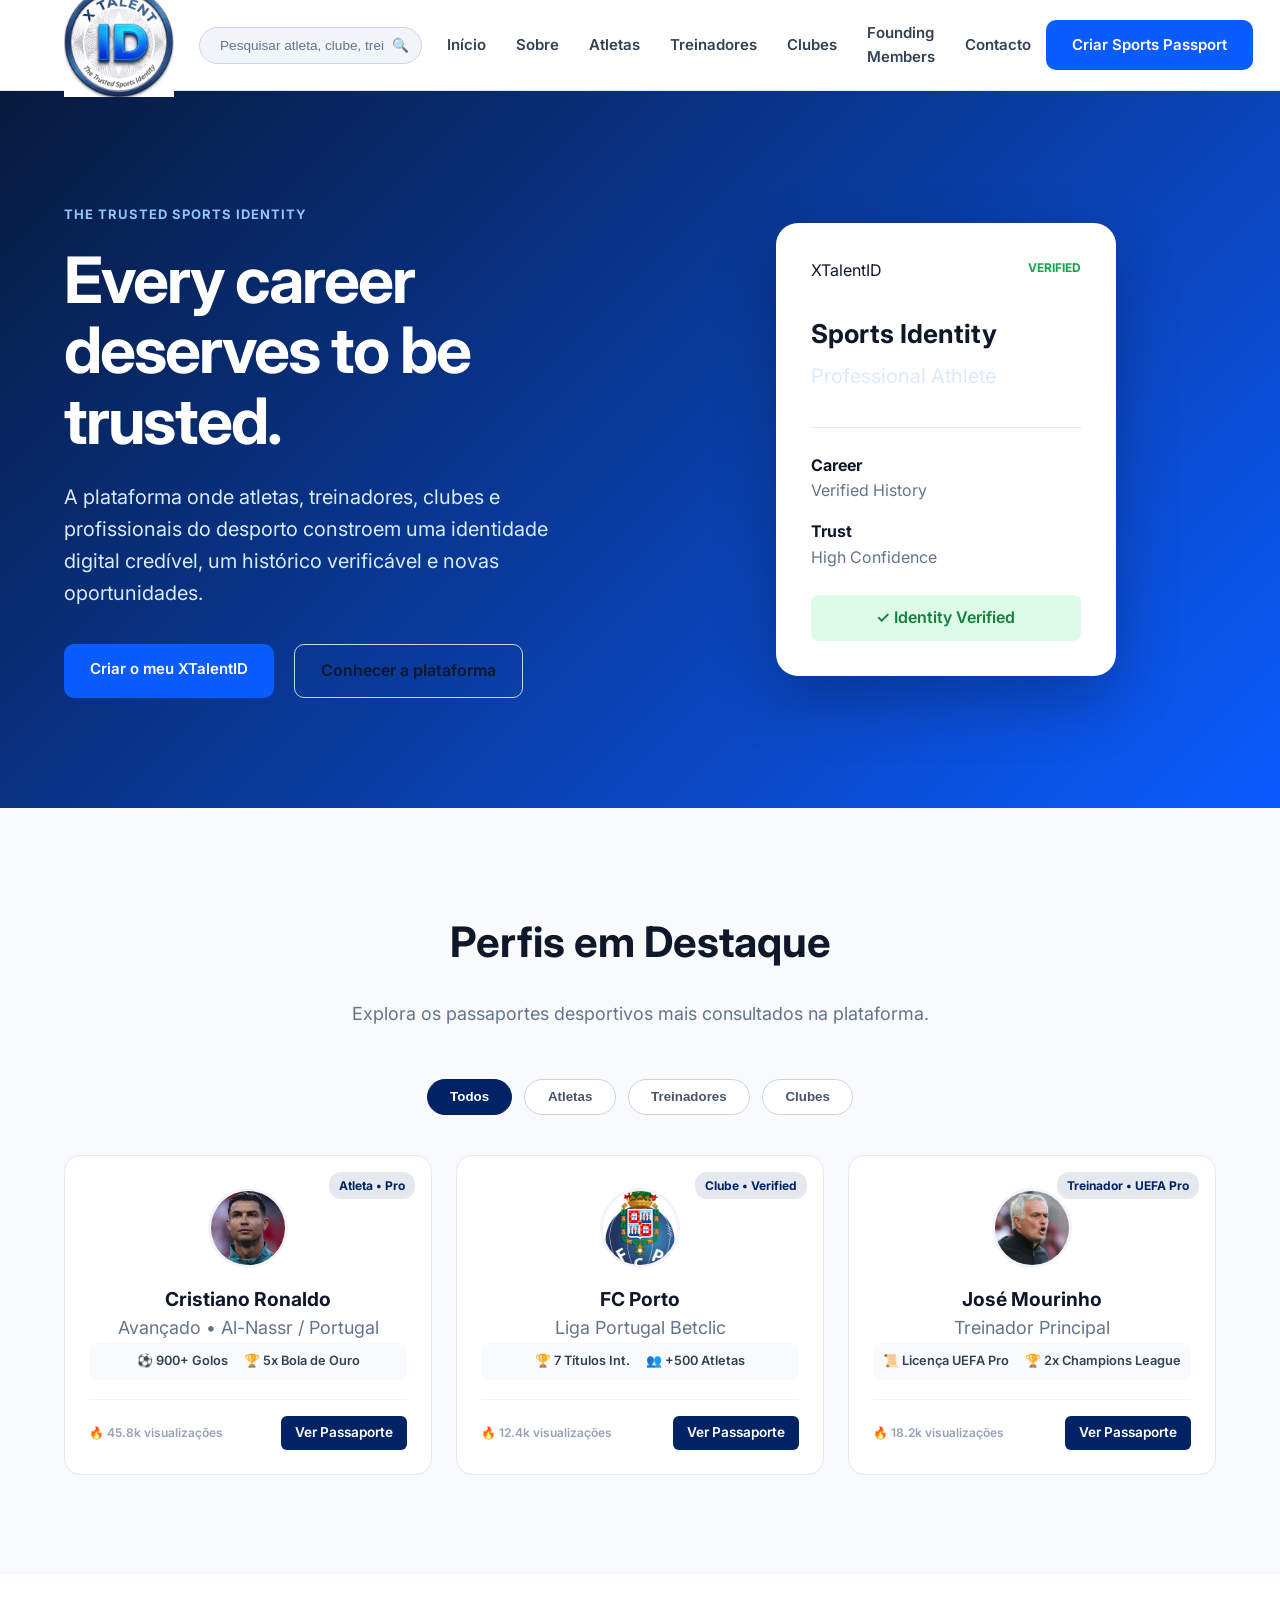
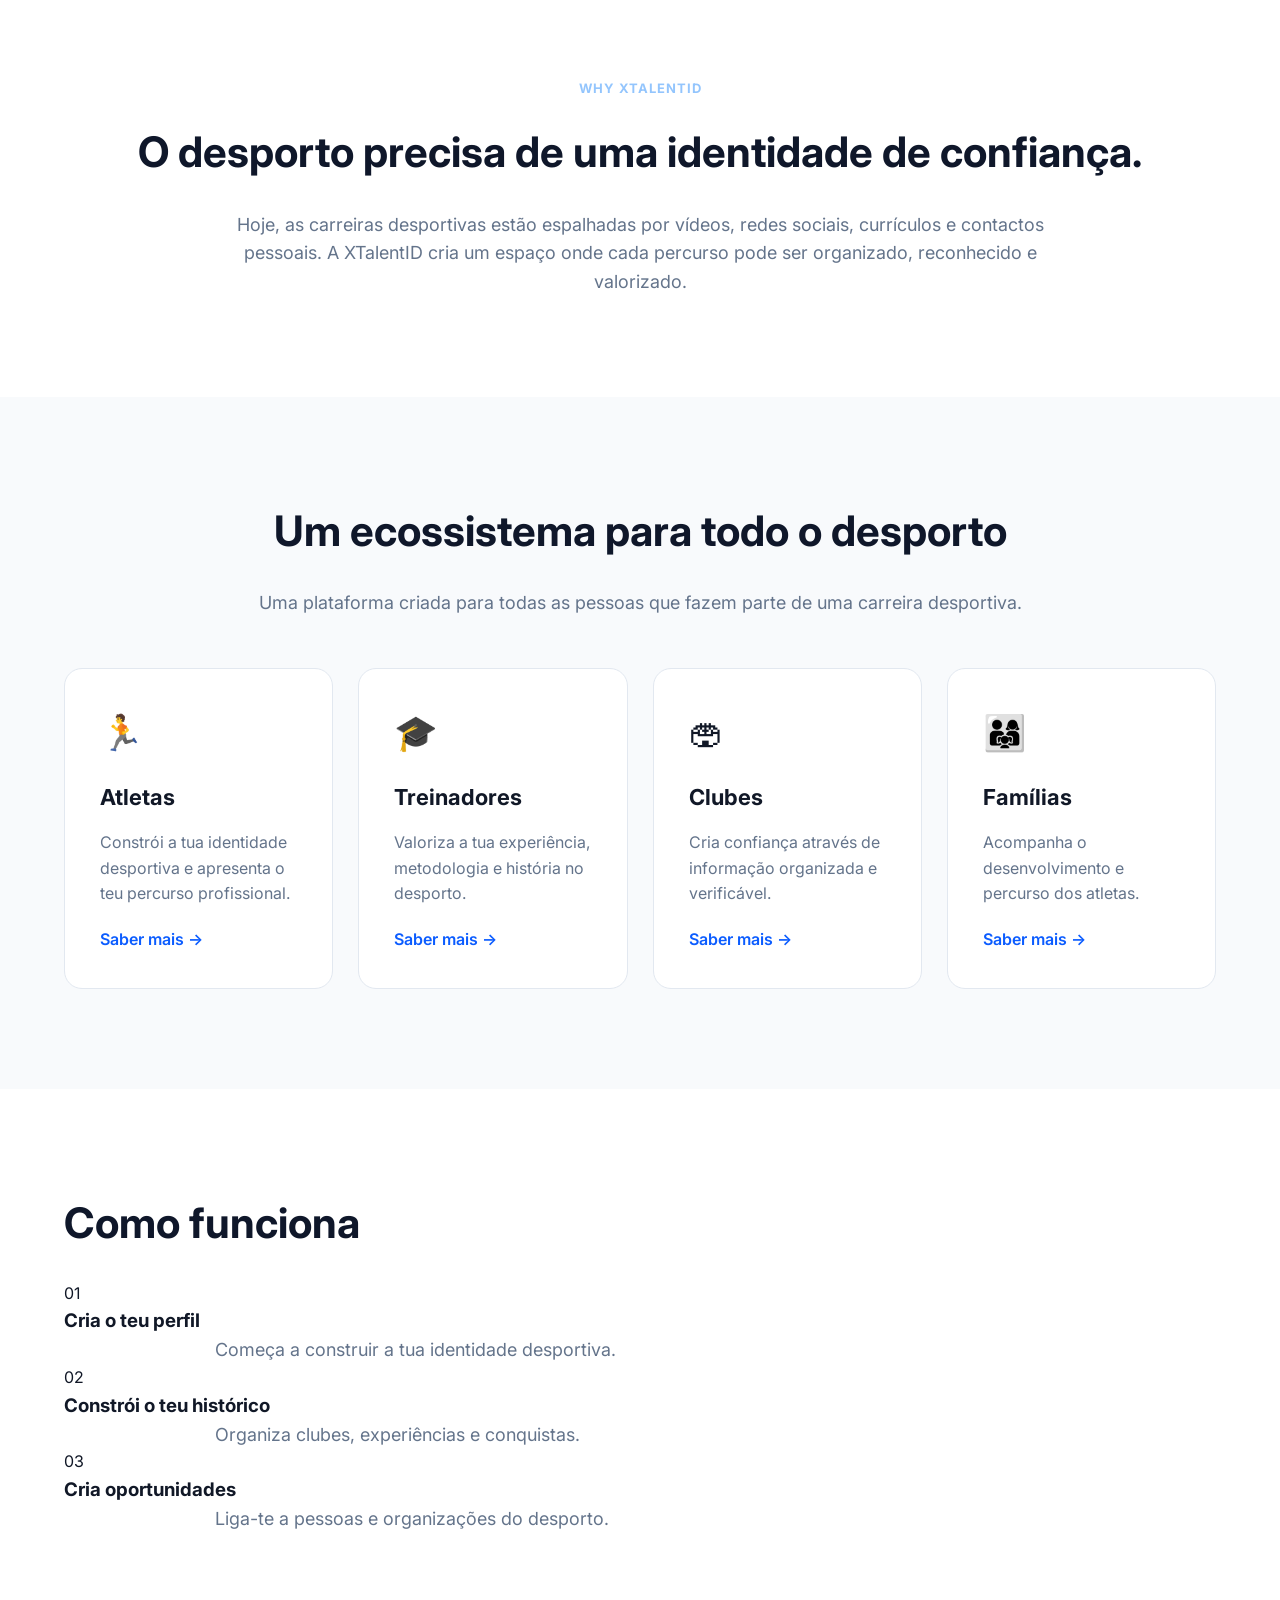
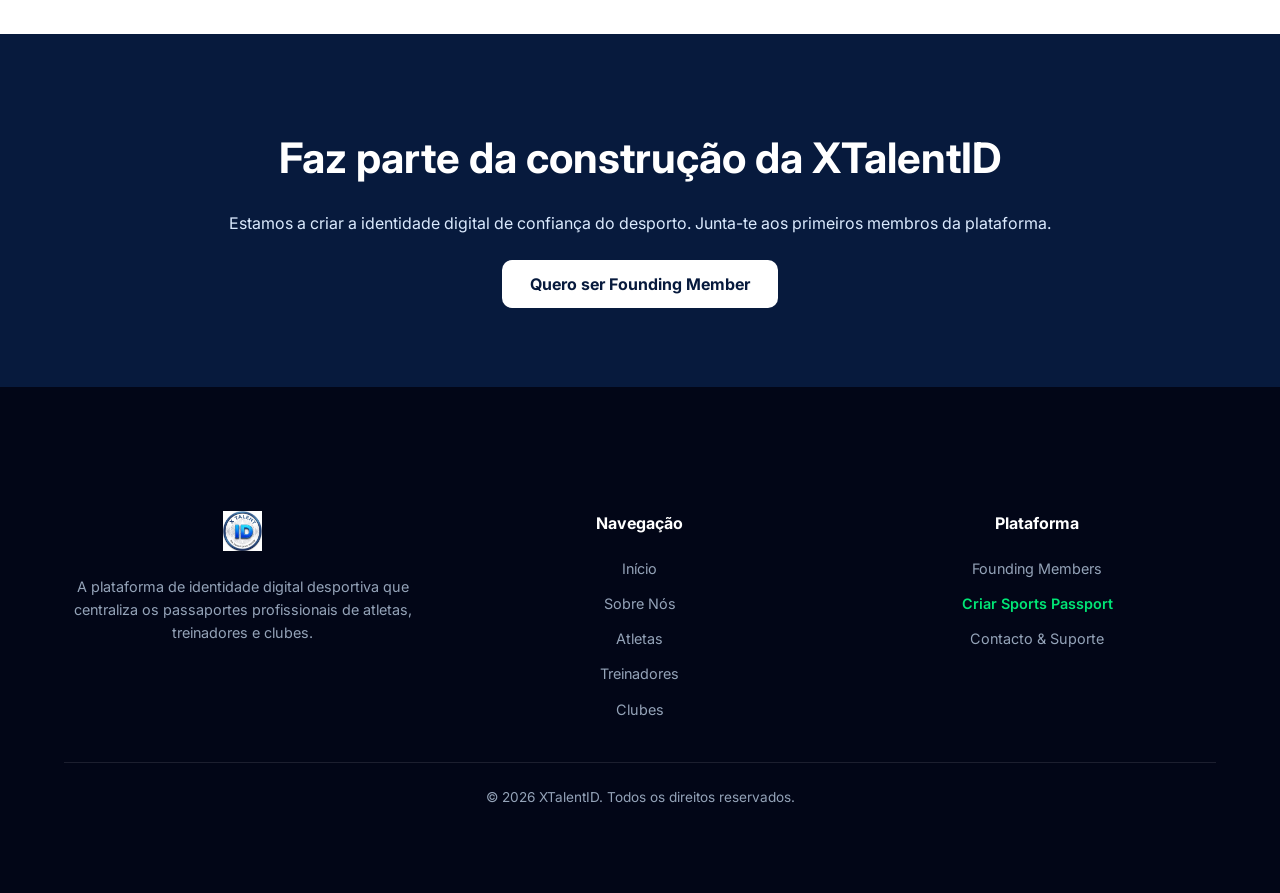
<file: index.html>
<!DOCTYPE html>
<html lang="pt">
<head>
    <meta charset="UTF-8">
    <meta name="viewport" content="width=device-width, initial-scale=1.0">
    <title>XTalentID | The Trusted Sports Identity</title>

    <!-- Meta Tags para Redes Sociais (WhatsApp, LinkedIn, Facebook, Twitter) -->
    <meta property="og:type" content="website">
    <meta property="og:title" content="XTalentID | The Trusted Sports Identity">
    <meta property="og:description" content="A plataforma de identidade digital desportiva que centraliza os passaportes profissionais de atletas, treinadores e clubes.">
    <meta property="og:image" content="images/xtalentidlogo.jpg">
    <meta property="twitter:card" content="summary_large_image">
    <meta property="twitter:title" content="XTalentID | The Trusted Sports Identity">
    <meta property="twitter:description" content="A plataforma de identidade digital desportiva que centraliza os passaportes profissionais de atletas, treinadores e clubes.">
    <meta property="twitter:image" content="images/xtalentidlogo.jpg">

    <link rel="stylesheet" href="css/style.css">
    <link rel="preconnect" href="https://fonts.googleapis.com">
    <link rel="preconnect" href="https://fonts.gstatic.com" crossorigin>
    <link href="https://fonts.googleapis.com/css2?family=Inter:wght@400;500;600;700;800&display=swap" rel="stylesheet">
    <!-- Estilos CSS para os Filtros e Cartões de Perfis em Destaque -->
    <style>
        .filter-bar {
            display: flex;
            justify-content: center;
            gap: 0.75rem;
            margin-bottom: 2.5rem;
            flex-wrap: wrap;
        }
        .filter-btn {
            background: #ffffff;
            border: 1px solid #cbd5e1;
            padding: 0.6rem 1.4rem;
            border-radius: 30px;
            font-weight: 600;
            color: #475569;
            cursor: pointer;
            transition: all 0.2s ease;
        }
        .filter-btn:hover, .filter-btn.active {
            background: #002366;
            color: #ffffff;
            border-color: #002366;
        }
        .profile-grid {
            display: grid;
            grid-template-columns: repeat(auto-fit, minmax(280px, 1fr));
            gap: 1.5rem;
        }
        .profile-card {
            background: #ffffff;
            border-radius: 16px;
            border: 1px solid #e2e8f0;
            padding: 1.5rem;
            position: relative;
            display: flex;
            flex-direction: column;
            justify-content: space-between;
            transition: transform 0.2s, box-shadow 0.2s;
        }
        .profile-card:hover {
            transform: translateY(-5px);
            box-shadow: 0 10px 20px rgba(0,0,0,0.08);
        }
        .profile-badge-top {
            position: absolute;
            top: 1rem;
            right: 1rem;
            background: rgba(0, 35, 102, 0.1);
            color: #002366;
            font-size: 0.75rem;
            font-weight: 700;
            padding: 4px 10px;
            border-radius: 12px;
        }
        .profile-avatar {
            width: 80px;
            height: 80px;
            margin: 0.5rem auto 1rem auto;
            border-radius: 50%;
            overflow: hidden;
            border: 3px solid #f1f5f9;
        }
        .profile-avatar img {
            width: 100%;
            height: 100%;
            object-fit: cover;
        }
        .profile-info {
            text-align: center;
        }
        .profile-info h3 {
            margin: 0;
            font-size: 1.2rem;
            color: #0f172a;
        }
        .profile-subtitle {
            font-size: 0.85rem;
            color: #64748b;
            margin: 4px 0 1rem 0;
        }
        .profile-stats {
            display: flex;
            justify-content: center;
            gap: 1rem;
            font-size: 0.8rem;
            font-weight: 600;
            color: #334155;
            background: #f8fafc;
            padding: 8px;
            border-radius: 8px;
            margin-bottom: 1.2rem;
        }
        .profile-footer {
            display: flex;
            align-items: center;
            justify-content: space-between;
            border-top: 1px solid #f1f5f9;
            padding-top: 1rem;
        }
        .views-count {
            font-size: 0.75rem;
            color: #94a3b8;
            font-weight: 600;
        }
        .btn-profile {
            background: #002366;
            color: #fff;
            text-decoration: none;
            font-size: 0.85rem;
            font-weight: 600;
            padding: 6px 14px;
            border-radius: 6px;
            transition: background 0.2s;
        }
        .btn-profile:hover {
            background: #00e676;
            color: #0f172a;
        }
    </style>
</head>
<body>
    <header>
        <div class="container navbar">
            <div class="logo">
                <a href="index.html">
                    <img src="images/xtalentidlogo.jpg" alt="XTalentID">
                </a>
            </div>
            
            <!-- Barra de Pesquisa Rápida -->
            <div class="search-box">
                <input type="text" id="globalSearch" placeholder="Pesquisar atleta, clube, treinador..." onkeyup="searchRedirect(event)">
                <button onclick="executeSearch()">🔍</button>
            </div>
            <nav>
                <a href="index.html">Início</a>
                <a href="pages/sobre.html">Sobre</a>
                <a href="pages/atletas.html">Atletas</a>
                <a href="pages/treinadores.html">Treinadores</a>
                <a href="pages/clubes.html">Clubes</a>
                <a href="pages/founding-members.html">Founding Members</a>
                <a href="pages/contacto.html">Contacto</a>
            </nav>
            <a href="#tally-open=b5MN57&tally-emoji-text=👋&tally-emoji-animation=wave" class="btn-primary">
                Criar Sports Passport
            </a>
        </div>
    </header>
    <main>
        <section class="hero">
            <div class="container hero-grid">
                <div class="hero-content">
                    <span class="tag">
                        THE TRUSTED SPORTS IDENTITY
                    </span>
                    <h1>
                        Every career deserves to be trusted.
                    </h1>
                    <p>
                        A plataforma onde atletas, treinadores, clubes e profissionais do desporto constroem uma identidade digital credível, um histórico verificável e novas oportunidades.
                    </p>
                    <div class="hero-buttons">
                        <a href="#tally-open=b5MN57&tally-emoji-text=👋&tally-emoji-animation=wave" class="btn-primary">
                            Criar o meu XTalentID
                        </a>
                        <a href="#about" class="btn-outline">
                            Conhecer a plataforma
                        </a>
                    </div>
                </div>
                <div class="hero-card">
                    <div class="passport">
                        <div class="passport-header">
                            <span>XTalentID</span>
                            <strong>VERIFIED</strong>
                        </div>
                        <h3>Sports Identity</h3>
                        <p>Professional Athlete</p>
                        <div class="line"></div>
                        <div class="data">
                            <div>
                                <strong>Career</strong>
                                <span>Verified History</span>
                            </div>
                            <div>
                                <strong>Trust</strong>
                                <span>High Confidence</span>
                            </div>
                        </div>
                        <div class="verified">
                            ✓ Identity Verified
                        </div>
                    </div>
                </div>
            </div>
        </section>
        <!-- SECÇÃO DE PERFIS EM DESTAQUE & FILTROS -->
        <section class="section grey">
            <div class="container">
                <div class="section-title">
                    <h2>Perfis em Destaque</h2>
                    <p>Explora os passaportes desportivos mais consultados na plataforma.</p>
                </div>
                <!-- Barra de Filtros -->
                <div class="filter-bar">
                    <button class="filter-btn active" onclick="filterProfiles('all', this)">Todos</button>
                    <button class="filter-btn" onclick="filterProfiles('atleta', this)">Atletas</button>
                    <button class="filter-btn" onclick="filterProfiles('treinador', this)">Treinadores</button>
                    <button class="filter-btn" onclick="filterProfiles('clube', this)">Clubes</button>
                </div>
                <!-- Grelha de Perfis em Destaque -->
                <div class="profile-grid">
                    <!-- Cartão Atleta: Cristiano Ronaldo -->
                    <div class="profile-card profile-item" data-category="atleta">
                        <div class="profile-badge-top">Atleta • Pro</div>
                        <div class="profile-avatar">
                            <img src="images/cristianoronaldo.jpg" alt="Cristiano Ronaldo">
                        </div>
                        <div class="profile-info">
                            <h3>Cristiano Ronaldo</h3>
                            <p class="profile-subtitle">Avançado • Al-Nassr / Portugal</p>
                            <div class="profile-stats">
                                <span>⚽ 900+ Golos</span>
                                <span>🏆 5x Bola de Ouro</span>
                            </div>
                        </div>
                        <div class="profile-footer">
                            <span class="views-count">🔥 45.8k visualizações</span>
                            <a href="pages/cristiano-ronaldo.html" class="btn-profile">Ver Passaporte</a>
                        </div>
                    </div>
                    <!-- Cartão Clube: FC Porto -->
                    <div class="profile-card profile-item" data-category="clube">
                        <div class="profile-badge-top">Clube • Verified</div>
                        <div class="profile-avatar">
                            <img src="images/fcporto_logo.png" alt="FC Porto">
                        </div>
                        <div class="profile-info">
                            <h3>FC Porto</h3>
                            <p class="profile-subtitle">Liga Portugal Betclic</p>
                            <div class="profile-stats">
                                <span>🏆 7 Títulos Int.</span>
                                <span>👥 +500 Atletas</span>
                            </div>
                        </div>
                        <div class="profile-footer">
                            <span class="views-count">🔥 12.4k visualizações</span>
                            <a href="pages/futebol-clube-do-porto.html" class="btn-profile">Ver Passaporte</a>
                        </div>
                    </div>
                    <!-- Cartão Treinador: José Mourinho -->
                    <div class="profile-card profile-item" data-category="treinador">
                        <div class="profile-badge-top">Treinador • UEFA Pro</div>
                        <div class="profile-avatar">
                            <img src="images/josemourinho.jpg" alt="José Mourinho">
                        </div>
                        <div class="profile-info">
                            <h3>José Mourinho</h3>
                            <p class="profile-subtitle">Treinador Principal</p>
                            <div class="profile-stats">
                                <span>📜 Licença UEFA Pro</span>
                                <span>🏆 2x Champions League</span>
                            </div>
                        </div>
                        <div class="profile-footer">
                            <span class="views-count">🔥 18.2k visualizações</span>
                            <a href="pages/jose-mourinho.html" class="btn-profile">Ver Passaporte</a>
                        </div>
                    </div>
                </div>
            </div>
        </section>
        <section id="about" class="section">
            <div class="container center">
                <span class="tag blue">
                    WHY XTALENTID
                </span>
                <h2>
                    O desporto precisa de uma identidade de confiança.
                </h2>
                <p>
                    Hoje, as carreiras desportivas estão espalhadas por vídeos, redes sociais, currículos e contactos pessoais.
                    A XTalentID cria um espaço onde cada percurso pode ser organizado, reconhecido e valorizado.
                </p>
            </div>
        </section>
        <section class="section grey">
            <div class="container">
                <div class="section-title">
                    <h2>
                        Um ecossistema para todo o desporto
                    </h2>
                    <p>
                        Uma plataforma criada para todas as pessoas que fazem parte de uma carreira desportiva.
                    </p>
                </div>
                <div class="cards">
                    <div class="card">
                        <div class="icon">🏃</div>
                        <h3>Atletas</h3>
                        <p>Constrói a tua identidade desportiva e apresenta o teu percurso profissional.</p>
                        <a href="pages/atletas.html">Saber mais →</a>
                    </div>
                    <div class="card">
                        <div class="icon">🎓</div>
                        <h3>Treinadores</h3>
                        <p>Valoriza a tua experiência, metodologia e história no desporto.</p>
                        <a href="pages/treinadores.html">Saber mais →</a>
                    </div>
                    <div class="card">
                        <div class="icon">🏟</div>
                        <h3>Clubes</h3>
                        <p>Cria confiança através de informação organizada e verificável.</p>
                        <a href="pages/clubes.html">Saber mais →</a>
                    </div>
                    <div class="card">
                        <div class="icon">👨‍👩‍👧</div>
                        <h3>Famílias</h3>
                        <p>Acompanha o desenvolvimento e percurso dos atletas.</p>
                        <a href="pages/contacto.html">Saber mais →</a>
                    </div>
                </div>
            </div>
        </section>
        <section class="section">
            <div class="container steps">
                <h2>Como funciona</h2>
                <div class="step-grid">
                    <div>
                        <span>01</span>
                        <h3>Cria o teu perfil</h3>
                        <p>Começa a construir a tua identidade desportiva.</p>
                    </div>
                    <div>
                        <span>02</span>
                        <h3>Constrói o teu histórico</h3>
                        <p>Organiza clubes, experiências e conquistas.</p>
                    </div>
                    <div>
                        <span>03</span>
                        <h3>Cria oportunidades</h3>
                        <p>Liga-te a pessoas e organizações do desporto.</p>
                    </div>
                </div>
            </div>
        </section>
        <section class="founders">
            <div class="container center">
                <h2>Faz parte da construção da XTalentID</h2>
                <p>
                    Estamos a criar a identidade digital de confiança do desporto.
                    Junta-te aos primeiros membros da plataforma.
                </p>
                <a href="pages/founding-members.html" class="btn-white">
                    Quero ser Founding Member
                </a>
            </div>
        </section>
    </main>
    <!-- Rodapé Completo XTalentID -->
    <footer>
        <div class="container">
            <div class="footer-grid" style="display: grid; grid-template-columns: repeat(auto-fit, minmax(200px, 1fr)); gap: 2.5rem; padding: 4rem 0 2.5rem 0; border-bottom: 1px solid rgba(255, 255, 255, 0.1);">
                <div class="footer-col">
                    <img src="images/xtalentidlogo.jpg" alt="XTalentID" style="height: 40px; margin-bottom: 1rem;">
                    <p style="color: #94a3b8; font-size: 0.9rem; line-height: 1.6;">A plataforma de identidade digital desportiva que centraliza os passaportes profissionais de atletas, treinadores e clubes.</p>
                </div>
                <div class="footer-col">
                    <h4 style="color: #ffffff; font-size: 1rem; margin-bottom: 1.2rem; font-weight: 700;">Navegação</h4>
                    <ul style="list-style: none; padding: 0; margin: 0; display: flex; flex-direction: column; gap: 0.6rem;">
                        <li><a href="index.html" style="color: #94a3b8; text-decoration: none; font-size: 0.9rem;">Início</a></li>
                        <li><a href="pages/sobre.html" style="color: #94a3b8; text-decoration: none; font-size: 0.9rem;">Sobre Nós</a></li>
                        <li><a href="pages/atletas.html" style="color: #94a3b8; text-decoration: none; font-size: 0.9rem;">Atletas</a></li>
                        <li><a href="pages/treinadores.html" style="color: #94a3b8; text-decoration: none; font-size: 0.9rem;">Treinadores</a></li>
                        <li><a href="pages/clubes.html" style="color: #94a3b8; text-decoration: none; font-size: 0.9rem;">Clubes</a></li>
                    </ul>
                </div>
                <div class="footer-col">
                    <h4 style="color: #ffffff; font-size: 1rem; margin-bottom: 1.2rem; font-weight: 700;">Plataforma</h4>
                    <ul style="list-style: none; padding: 0; margin: 0; display: flex; flex-direction: column; gap: 0.6rem;">
                        <li><a href="pages/founding-members.html" style="color: #94a3b8; text-decoration: none; font-size: 0.9rem;">Founding Members</a></li>
                        <li><a href="#tally-open=b5MN57" style="color: #00e676; text-decoration: none; font-size: 0.9rem; font-weight: 600;">Criar Sports Passport</a></li>
                        <li><a href="pages/contacto.html" style="color: #94a3b8; text-decoration: none; font-size: 0.9rem;">Contacto & Suporte</a></li>
                    </ul>
                </div>
            </div>
            <div class="footer-bottom" style="padding: 1.5rem 0; text-align: center; color: #64748b; font-size: 0.85rem;">
                <p>&copy; 2026 XTalentID. Todos os direitos reservados.</p>
            </div>
        </div>
    </footer>
    <!-- Script do Tally que faz abrir a janela flutuante ao clicar no botão -->
    <script async src="https://tally.so/widgets/embed.js"></script>
    <!-- Scripts da Plataforma XTalentID -->
    <script>
    // Função de Pesquisa Superior
    function executeSearch() {
        const query = document.getElementById('globalSearch').value.toLowerCase().trim();
        
        if (query.includes('ronaldo') || query.includes('cristiano')) {
            window.location.href = 'pages/cristiano-ronaldo.html';
        } else if (query.length > 0) {
            window.location.href = 'pages/atletas.html?q=' + encodeURIComponent(query);
        }
    }
    function searchRedirect(event) {
        if (event.key === 'Enter') {
            executeSearch();
        }
    }
    // Função de Filtragem de Perfis na Homepage
    function filterProfiles(category, btn) {
        document.querySelectorAll('.filter-btn').forEach(b => b.classList.remove('active'));
        btn.classList.add('active');
        const items = document.querySelectorAll('.profile-item');
        items.forEach(item => {
            if (category === 'all' || item.getAttribute('data-category') === category) {
                item.style.display = 'flex';
            } else {
                item.style.display = 'none';
            }
        });
    }
    </script>    
</body>
</html>
</file>
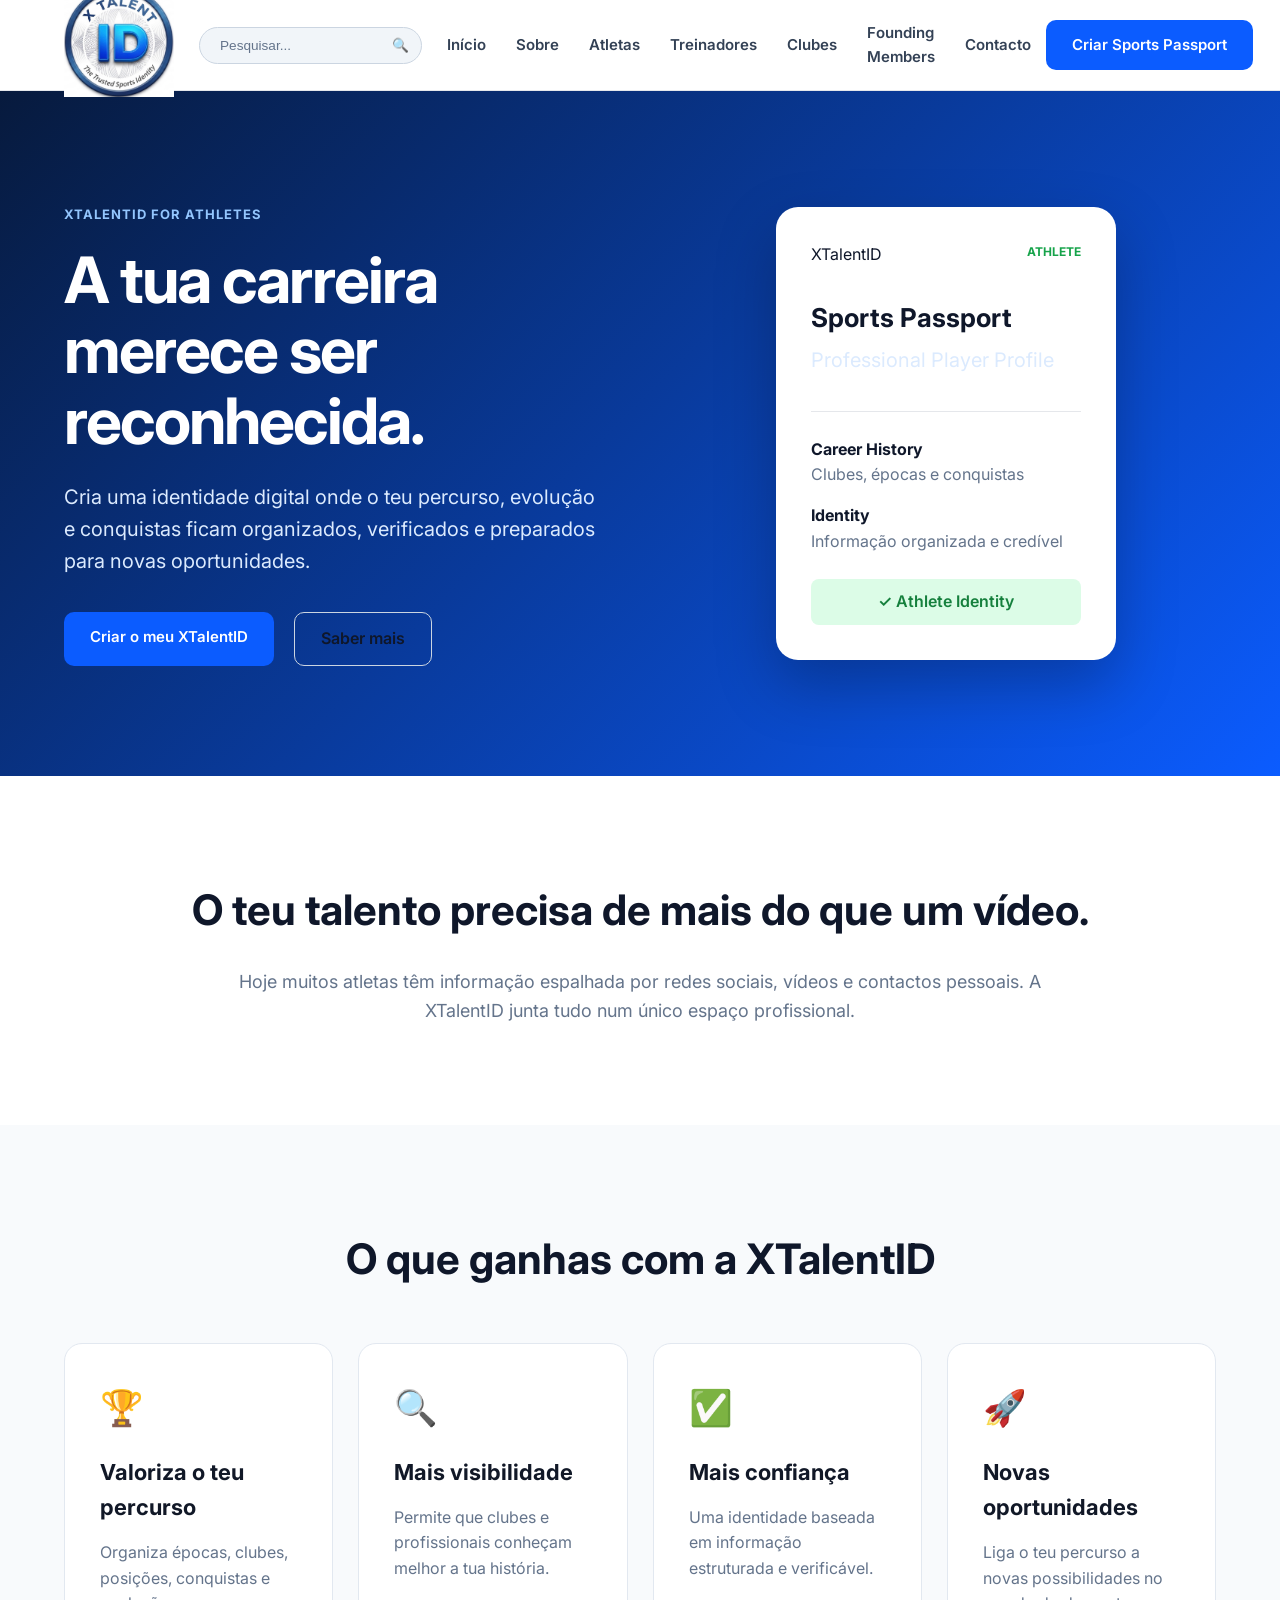
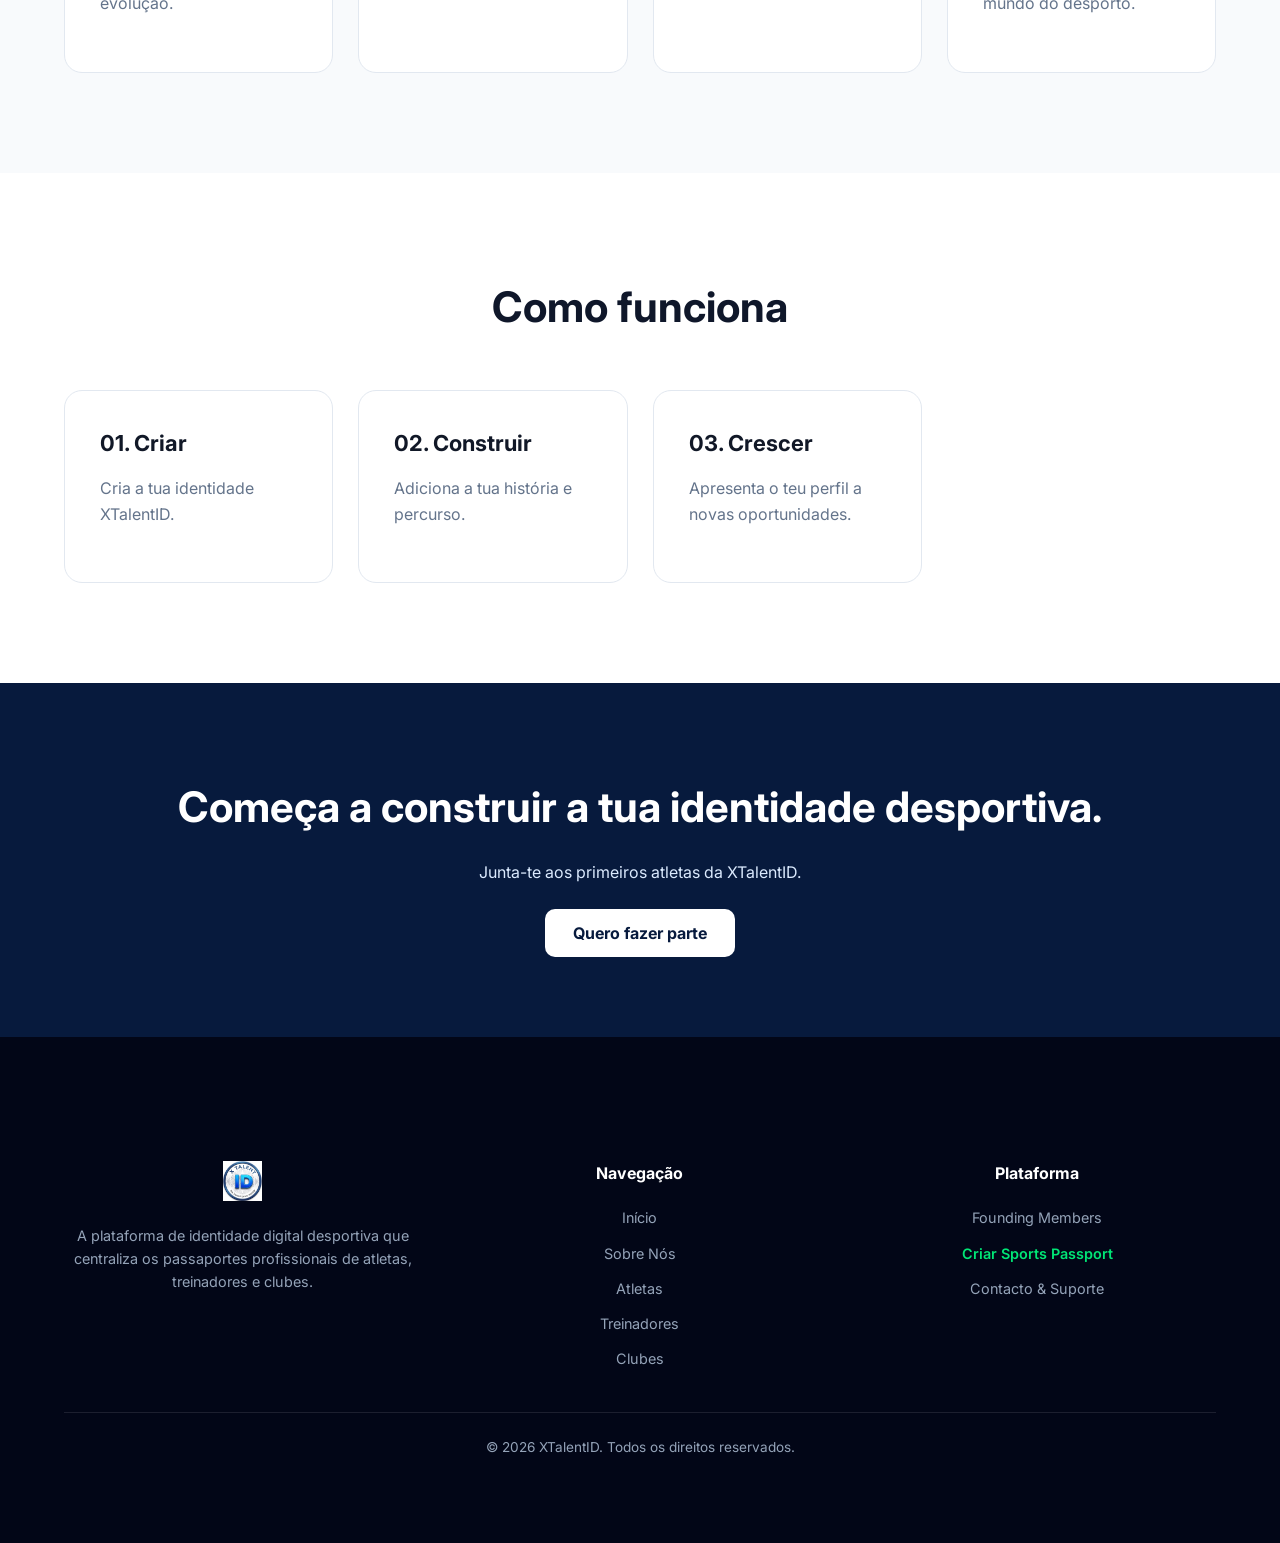
<file: pages/atletas.html>
<!DOCTYPE html>
<html lang="pt">

<head>

    <!-- Meta Tags de Partilha Global XTalentID -->
    <meta property="og:type" content="website">
    <meta property="og:title" content="XTalentID | The Trusted Sports Identity">
    <meta property="og:description" content="A plataforma de identidade digital desportiva que centraliza os passaportes profissionais de atletas, treinadores e clubes.">
    <meta property="og:image" content="https://thylousada.github.io/Xtalentid/images/xtalentidlogo.jpg">
    <meta property="twitter:card" content="summary_large_image">
    <meta property="twitter:title" content="XTalentID | The Trusted Sports Identity">
    <meta property="twitter:description" content="A plataforma de identidade digital desportiva que centraliza os passaportes profissionais de atletas, treinadores e clubes.">
    <meta property="twitter:image" content="https://thylousada.github.io/Xtalentid/images/xtalentidlogo.jpg">
    <meta charset="UTF-8">
    <meta name="viewport" content="width=device-width, initial-scale=1.0">

    <title>Atletas | XTalentID</title>

    <link rel="stylesheet" href="../css/style.css">

    <link rel="preconnect" href="https://fonts.googleapis.com">
    <link rel="preconnect" href="https://fonts.gstatic.com" crossorigin>
    <link href="https://fonts.googleapis.com/css2?family=Inter:wght@400;500;600;700;800&display=swap" rel="stylesheet">

</head>

<body>

    <header>
        <div class="container navbar">
            <div class="logo">
                <a href="../index.html">
                    <img src="../images/xtalentidlogo.jpg" alt="XTalentID">
                </a>
            </div>

            <!-- Barra de Pesquisa Rápida -->
            <div class="search-box">
                <input type="text" id="globalSearch" placeholder="Pesquisar..." onkeyup="searchRedirect(event)">
                <button onclick="executeSearch()">🔍</button>
            </div>

            <nav>
                <a href="../index.html">Início</a>
                <a href="sobre.html">Sobre</a>
                <a href="atletas.html">Atletas</a>
                <a href="treinadores.html">Treinadores</a>
                <a href="clubes.html">Clubes</a>
                <a href="founding-members.html">Founding Members</a>
                <a href="contacto.html">Contacto</a>
            </nav>

            <a href="#tally-open=b5MN57&tally-emoji-text=👋&tally-emoji-animation=wave" class="btn-primary">
                Criar Sports Passport
            </a>
        </div>
    </header>

    <main>

        <section class="hero">
            <div class="container hero-grid">
                <div class="hero-content">
                    <span class="tag">
                        XTALENTID FOR ATHLETES
                    </span>

                    <h1>
                        A tua carreira merece ser reconhecida.
                    </h1>

                    <p>
                        Cria uma identidade digital onde o teu percurso, evolução e conquistas ficam organizados, verificados e preparados para novas oportunidades.
                    </p>

                    <div class="hero-buttons">
                        <a href="#tally-open=b5MN57&tally-emoji-text=👋&tally-emoji-animation=wave" class="btn-primary">
                            Criar o meu XTalentID
                        </a>
                        <a href="#benefits" class="btn-outline">
                            Saber mais
                        </a>
                    </div>
                </div>

                <div class="hero-card">
                    <div class="passport">
                        <div class="passport-header">
                            <span>XTalentID</span>
                            <strong>ATHLETE</strong>
                        </div>

                        <h3>Sports Passport</h3>
                        <p>Professional Player Profile</p>

                        <div class="line"></div>

                        <div class="data">
                            <div>
                                <strong>Career History</strong>
                                <span>Clubes, épocas e conquistas</span>
                            </div>
                            <div>
                                <strong>Identity</strong>
                                <span>Informação organizada e credível</span>
                            </div>
                        </div>

                        <div class="verified">
                            ✓ Athlete Identity
                        </div>
                    </div>
                </div>
            </div>
        </section>

        <section class="section">
            <div class="container center">
                <h2>
                    O teu talento precisa de mais do que um vídeo.
                </h2>
                <p>
                    Hoje muitos atletas têm informação espalhada por redes sociais, vídeos e contactos pessoais.
                    A XTalentID junta tudo num único espaço profissional.
                </p>
            </div>
        </section>

        <section id="benefits" class="section grey">
            <div class="container">
                <div class="section-title">
                    <h2>
                        O que ganhas com a XTalentID
                    </h2>
                </div>

                <div class="cards">
                    <div class="card">
                        <div class="icon">🏆</div>
                        <h3>Valoriza o teu percurso</h3>
                        <p>Organiza épocas, clubes, posições, conquistas e evolução.</p>
                    </div>

                    <div class="card">
                        <div class="icon">🔍</div>
                        <h3>Mais visibilidade</h3>
                        <p>Permite que clubes e profissionais conheçam melhor a tua história.</p>
                    </div>

                    <div class="card">
                        <div class="icon">✅</div>
                        <h3>Mais confiança</h3>
                        <p>Uma identidade baseada em informação estruturada e verificável.</p>
                    </div>

                    <div class="card">
                        <div class="icon">🚀</div>
                        <h3>Novas oportunidades</h3>
                        <p>Liga o teu percurso a novas possibilidades no mundo do desporto.</p>
                    </div>
                </div>
            </div>
        </section>

        <section class="section">
            <div class="container">
                <div class="section-title">
                    <h2>Como funciona</h2>
                </div>

                <div class="cards">
                    <div class="card">
                        <h3>01. Criar</h3>
                        <p>Cria a tua identidade XTalentID.</p>
                    </div>

                    <div class="card">
                        <h3>02. Construir</h3>
                        <p>Adiciona a tua história e percurso.</p>
                    </div>

                    <div class="card">
                        <h3>03. Crescer</h3>
                        <p>Apresenta o teu perfil a novas oportunidades.</p>
                    </div>
                </div>
            </div>
        </section>

        <section class="founders">
            <div class="container center">
                <h2>Começa a construir a tua identidade desportiva.</h2>
                <p>Junta-te aos primeiros atletas da XTalentID.</p>
                <a href="#tally-open=b5MN57&tally-emoji-text=👋&tally-emoji-animation=wave" class="btn-white">
                    Quero fazer parte
                </a>
            </div>
        </section>

    </main>

    <!-- Rodapé Completo XTalentID -->
    <footer>
        <div class="container">
            <div class="footer-grid" style="display: grid; grid-template-columns: repeat(auto-fit, minmax(200px, 1fr)); gap: 2.5rem; padding: 4rem 0 2.5rem 0; border-bottom: 1px solid rgba(255, 255, 255, 0.1);">
                <div class="footer-col">
                    <img src="../images/xtalentidlogo.jpg" alt="XTalentID" style="height: 40px; margin-bottom: 1rem;">
                    <p style="color: #94a3b8; font-size: 0.9rem; line-height: 1.6;">A plataforma de identidade digital desportiva que centraliza os passaportes profissionais de atletas, treinadores e clubes.</p>
                </div>
                <div class="footer-col">
                    <h4 style="color: #ffffff; font-size: 1rem; margin-bottom: 1.2rem; font-weight: 700;">Navegação</h4>
                    <ul style="list-style: none; padding: 0; margin: 0; display: flex; flex-direction: column; gap: 0.6rem;">
                        <li><a href="../index.html" style="color: #94a3b8; text-decoration: none; font-size: 0.9rem;">Início</a></li>
                        <li><a href="sobre.html" style="color: #94a3b8; text-decoration: none; font-size: 0.9rem;">Sobre Nós</a></li>
                        <li><a href="atletas.html" style="color: #94a3b8; text-decoration: none; font-size: 0.9rem;">Atletas</a></li>
                        <li><a href="treinadores.html" style="color: #94a3b8; text-decoration: none; font-size: 0.9rem;">Treinadores</a></li>
                        <li><a href="clubes.html" style="color: #94a3b8; text-decoration: none; font-size: 0.9rem;">Clubes</a></li>
                    </ul>
                </div>
                <div class="footer-col">
                    <h4 style="color: #ffffff; font-size: 1rem; margin-bottom: 1.2rem; font-weight: 700;">Plataforma</h4>
                    <ul style="list-style: none; padding: 0; margin: 0; display: flex; flex-direction: column; gap: 0.6rem;">
                        <li><a href="founding-members.html" style="color: #94a3b8; text-decoration: none; font-size: 0.9rem;">Founding Members</a></li>
                        <li><a href="#tally-open=b5MN57" style="color: #00e676; text-decoration: none; font-size: 0.9rem; font-weight: 600;">Criar Sports Passport</a></li>
                        <li><a href="contacto.html" style="color: #94a3b8; text-decoration: none; font-size: 0.9rem;">Contacto & Suporte</a></li>
                    </ul>
                </div>
            </div>
            <div class="footer-bottom" style="padding: 1.5rem 0; text-align: center; color: #64748b; font-size: 0.85rem;">
                <p>&copy; 2026 XTalentID. Todos os direitos reservados.</p>
            </div>
        </div>
    </footer>

    <!-- Script do Tally -->
    <script async src="https://tally.so/widgets/embed.js"></script>

    <!-- Script de Pesquisa XTalentID -->
    <script>
    function executeSearch() {
        const query = document.getElementById('globalSearch').value.toLowerCase().trim();
        
        if (query.includes('ronaldo') || query.includes('cristiano')) {
            window.location.href = 'cristiano-ronaldo.html';
        } else if (query.length > 0) {
            window.location.href = 'atletas.html?q=' + encodeURIComponent(query);
        }
    }

    function searchRedirect(event) {
        if (event.key === 'Enter') {
            executeSearch();
        }
    }
    </script>

</body>

</html>
</file>
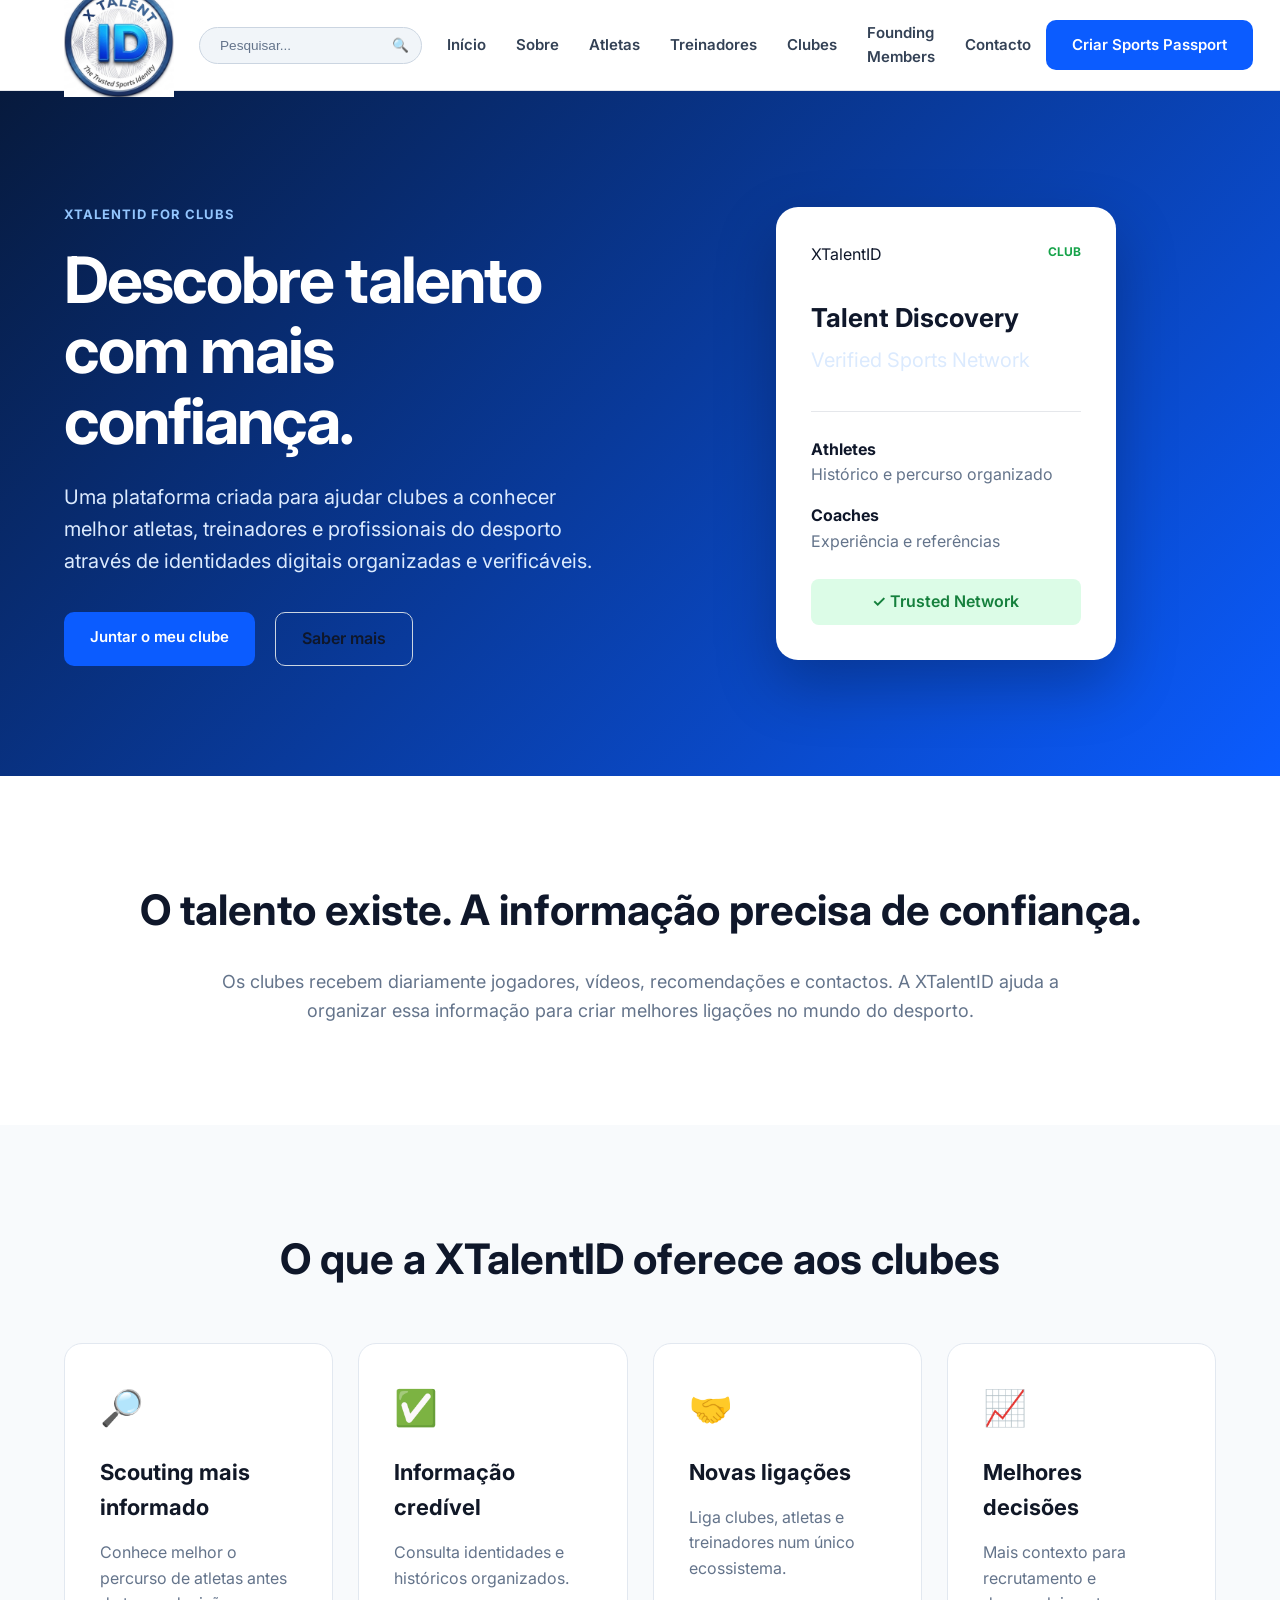
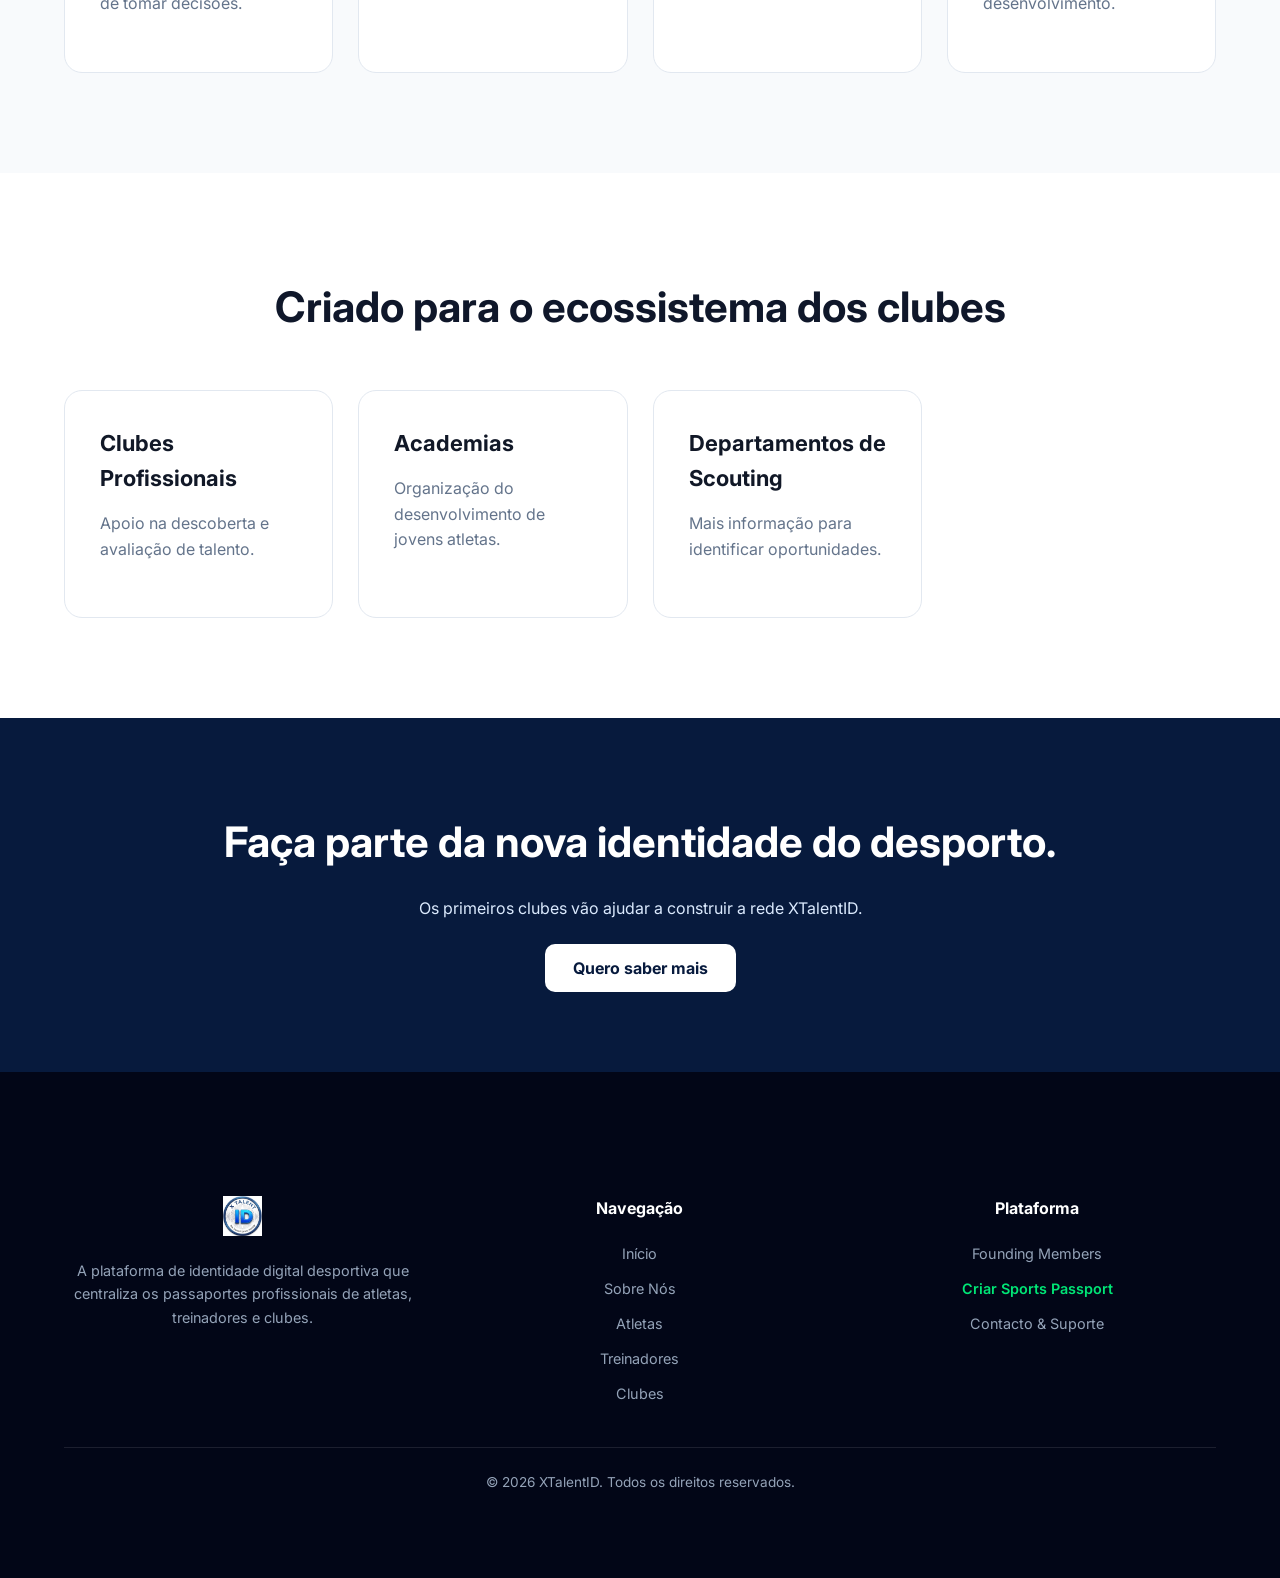
<file: pages/clubes.html>
<!DOCTYPE html>
<html lang="pt">

<head>

<!-- Meta Tags de Partilha Global XTalentID -->
    <meta property="og:type" content="website">
    <meta property="og:title" content="XTalentID | The Trusted Sports Identity">
    <meta property="og:description" content="A plataforma de identidade digital desportiva que centraliza os passaportes profissionais de atletas, treinadores e clubes.">
    <meta property="og:image" content="https://thylousada.github.io/Xtalentid/images/xtalentidlogo.jpg">
    <meta property="twitter:card" content="summary_large_image">
    <meta property="twitter:title" content="XTalentID | The Trusted Sports Identity">
    <meta property="twitter:description" content="A plataforma de identidade digital desportiva que centraliza os passaportes profissionais de atletas, treinadores e clubes.">
    <meta property="twitter:image" content="https://thylousada.github.io/Xtalentid/images/xtalentidlogo.jpg">    
    <meta charset="UTF-8">
    <meta name="viewport" content="width=device-width, initial-scale=1.0">

    <title>Clubes | XTalentID</title>

    <link rel="stylesheet" href="../css/style.css">

    <link rel="preconnect" href="https://fonts.googleapis.com">
    <link rel="preconnect" href="https://fonts.gstatic.com" crossorigin>
    <link href="https://fonts.googleapis.com/css2?family=Inter:wght@400;500;600;700;800&display=swap" rel="stylesheet">

</head>

<body>

    <header>
        <div class="container navbar">
            <div class="logo">
                <a href="../index.html">
                    <img src="../images/xtalentidlogo.jpg" alt="XTalentID">
                </a>
            </div>

            <!-- Barra de Pesquisa Rápida -->
            <div class="search-box">
                <input type="text" id="globalSearch" placeholder="Pesquisar..." onkeyup="searchRedirect(event)">
                <button onclick="executeSearch()">🔍</button>
            </div>

            <nav>
                <a href="../index.html">Início</a>
                <a href="sobre.html">Sobre</a>
                <a href="atletas.html">Atletas</a>
                <a href="treinadores.html">Treinadores</a>
                <a href="clubes.html">Clubes</a>
                <a href="founding-members.html">Founding Members</a>
                <a href="contacto.html">Contacto</a>
            </nav>

            <a href="#tally-open=b5MN57&tally-emoji-text=👋&tally-emoji-animation=wave" class="btn-primary">
                Criar Sports Passport
            </a>
        </div>
    </header>

    <main>

        <section class="hero">
            <div class="container hero-grid">
                <div class="hero-content">
                    <span class="tag">
                        XTALENTID FOR CLUBS
                    </span>

                    <h1>
                        Descobre talento com mais confiança.
                    </h1>

                    <p>
                        Uma plataforma criada para ajudar clubes a conhecer melhor atletas, treinadores e profissionais do desporto através de identidades digitais organizadas e verificáveis.
                    </p>

                    <div class="hero-buttons">
                        <a href="#tally-open=b5MN57&tally-emoji-text=👋&tally-emoji-animation=wave" class="btn-primary">
                            Juntar o meu clube
                        </a>

                        <a href="#benefits" class="btn-outline">
                            Saber mais
                        </a>
                    </div>
                </div>

                <div class="hero-card">
                    <div class="passport">
                        <div class="passport-header">
                            <span>XTalentID</span>
                            <strong>CLUB</strong>
                        </div>

                        <h3>Talent Discovery</h3>
                        <p>Verified Sports Network</p>

                        <div class="line"></div>

                        <div class="data">
                            <div>
                                <strong>Athletes</strong>
                                <span>Histórico e percurso organizado</span>
                            </div>

                            <div>
                                <strong>Coaches</strong>
                                <span>Experiência e referências</span>
                            </div>
                        </div>

                        <div class="verified">
                            ✓ Trusted Network
                        </div>
                    </div>
                </div>
            </div>
        </section>

        <section class="section">
            <div class="container center">
                <h2>
                    O talento existe. A informação precisa de confiança.
                </h2>

                <p>
                    Os clubes recebem diariamente jogadores, vídeos, recomendações e contactos.
                    A XTalentID ajuda a organizar essa informação para criar melhores ligações no mundo do desporto.
                </p>
            </div>
        </section>

        <section id="benefits" class="section grey">
            <div class="container">
                <div class="section-title">
                    <h2>
                        O que a XTalentID oferece aos clubes
                    </h2>
                </div>

                <div class="cards">
                    <div class="card">
                        <div class="icon">🔎</div>
                        <h3>Scouting mais informado</h3>
                        <p>Conhece melhor o percurso de atletas antes de tomar decisões.</p>
                    </div>

                    <div class="card">
                        <div class="icon">✅</div>
                        <h3>Informação credível</h3>
                        <p>Consulta identidades e históricos organizados.</p>
                    </div>

                    <div class="card">
                        <div class="icon">🤝</div>
                        <h3>Novas ligações</h3>
                        <p>Liga clubes, atletas e treinadores num único ecossistema.</p>
                    </div>

                    <div class="card">
                        <div class="icon">📈</div>
                        <h3>Melhores decisões</h3>
                        <p>Mais contexto para recrutamento e desenvolvimento.</p>
                    </div>
                </div>
            </div>
        </section>

        <section class="section">
            <div class="container">
                <div class="section-title">
                    <h2>
                        Criado para o ecossistema dos clubes
                    </h2>
                </div>

                <div class="cards">
                    <div class="card">
                        <h3>Clubes Profissionais</h3>
                        <p>Apoio na descoberta e avaliação de talento.</p>
                    </div>

                    <div class="card">
                        <h3>Academias</h3>
                        <p>Organização do desenvolvimento de jovens atletas.</p>
                    </div>

                    <div class="card">
                        <h3>Departamentos de Scouting</h3>
                        <p>Mais informação para identificar oportunidades.</p>
                    </div>
                </div>
            </div>
        </section>

        <section class="founders">
            <div class="container center">
                <h2>
                    Faça parte da nova identidade do desporto.
                </h2>

                <p>
                    Os primeiros clubes vão ajudar a construir a rede XTalentID.
                </p>

                <a href="#tally-open=b5MN57&tally-emoji-text=👋&tally-emoji-animation=wave" class="btn-white">
                    Quero saber mais
                </a>
            </div>
        </section>

    </main>

   <!-- Rodapé Completo XTalentID -->
    <footer>
        <div class="container">
            <div class="footer-grid" style="display: grid; grid-template-columns: repeat(auto-fit, minmax(200px, 1fr)); gap: 2.5rem; padding: 4rem 0 2.5rem 0; border-bottom: 1px solid rgba(255, 255, 255, 0.1);">
                <div class="footer-col">
                    <img src="../images/xtalentidlogo.jpg" alt="XTalentID" style="height: 40px; margin-bottom: 1rem;">
                    <p style="color: #94a3b8; font-size: 0.9rem; line-height: 1.6;">A plataforma de identidade digital desportiva que centraliza os passaportes profissionais de atletas, treinadores e clubes.</p>
                </div>
                <div class="footer-col">
                    <h4 style="color: #ffffff; font-size: 1rem; margin-bottom: 1.2rem; font-weight: 700;">Navegação</h4>
                    <ul style="list-style: none; padding: 0; margin: 0; display: flex; flex-direction: column; gap: 0.6rem;">
                        <li><a href="../index.html" style="color: #94a3b8; text-decoration: none; font-size: 0.9rem;">Início</a></li>
                        <li><a href="sobre.html" style="color: #94a3b8; text-decoration: none; font-size: 0.9rem;">Sobre Nós</a></li>
                        <li><a href="atletas.html" style="color: #94a3b8; text-decoration: none; font-size: 0.9rem;">Atletas</a></li>
                        <li><a href="treinadores.html" style="color: #94a3b8; text-decoration: none; font-size: 0.9rem;">Treinadores</a></li>
                        <li><a href="clubes.html" style="color: #94a3b8; text-decoration: none; font-size: 0.9rem;">Clubes</a></li>
                    </ul>
                </div>
                <div class="footer-col">
                    <h4 style="color: #ffffff; font-size: 1rem; margin-bottom: 1.2rem; font-weight: 700;">Plataforma</h4>
                    <ul style="list-style: none; padding: 0; margin: 0; display: flex; flex-direction: column; gap: 0.6rem;">
                        <li><a href="founding-members.html" style="color: #94a3b8; text-decoration: none; font-size: 0.9rem;">Founding Members</a></li>
                        <li><a href="#tally-open=b5MN57" style="color: #00e676; text-decoration: none; font-size: 0.9rem; font-weight: 600;">Criar Sports Passport</a></li>
                        <li><a href="contacto.html" style="color: #94a3b8; text-decoration: none; font-size: 0.9rem;">Contacto & Suporte</a></li>
                    </ul>
                </div>
            </div>
            <div class="footer-bottom" style="padding: 1.5rem 0; text-align: center; color: #64748b; font-size: 0.85rem;">
                <p>&copy; 2026 XTalentID. Todos os direitos reservados.</p>
            </div>
        </div>
    </footer>

    <!-- Script do Tally -->
    <script async src="https://tally.so/widgets/embed.js"></script>

    <!-- Script de Pesquisa XTalentID -->
    <script>
    function executeSearch() {
        const query = document.getElementById('globalSearch').value.toLowerCase().trim();
        
        if (query.includes('ronaldo') || query.includes('cristiano')) {
            window.location.href = 'cristiano-ronaldo.html';
        } else if (query.length > 0) {
            window.location.href = 'atletas.html?q=' + encodeURIComponent(query);
        }
    }

    function searchRedirect(event) {
        if (event.key === 'Enter') {
            executeSearch();
        }
    }
    </script>

</body>

</html>
</file>
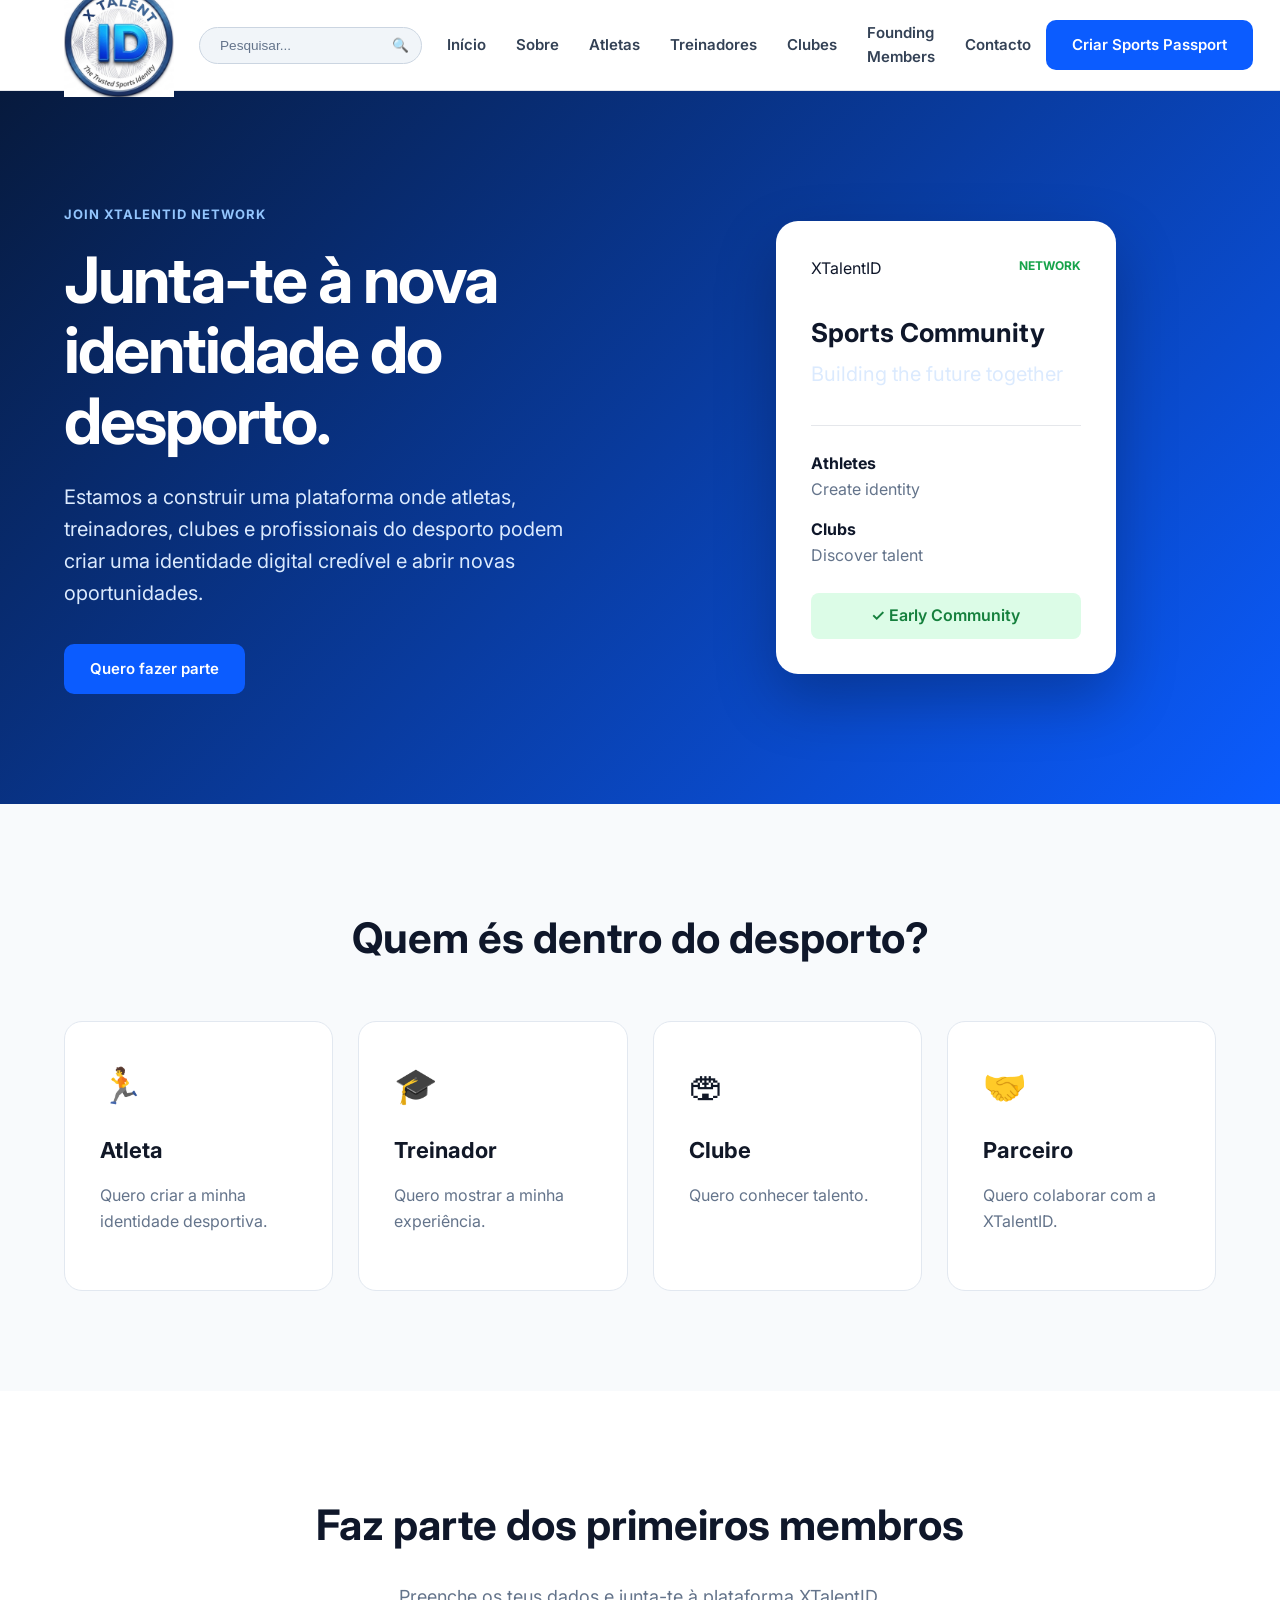
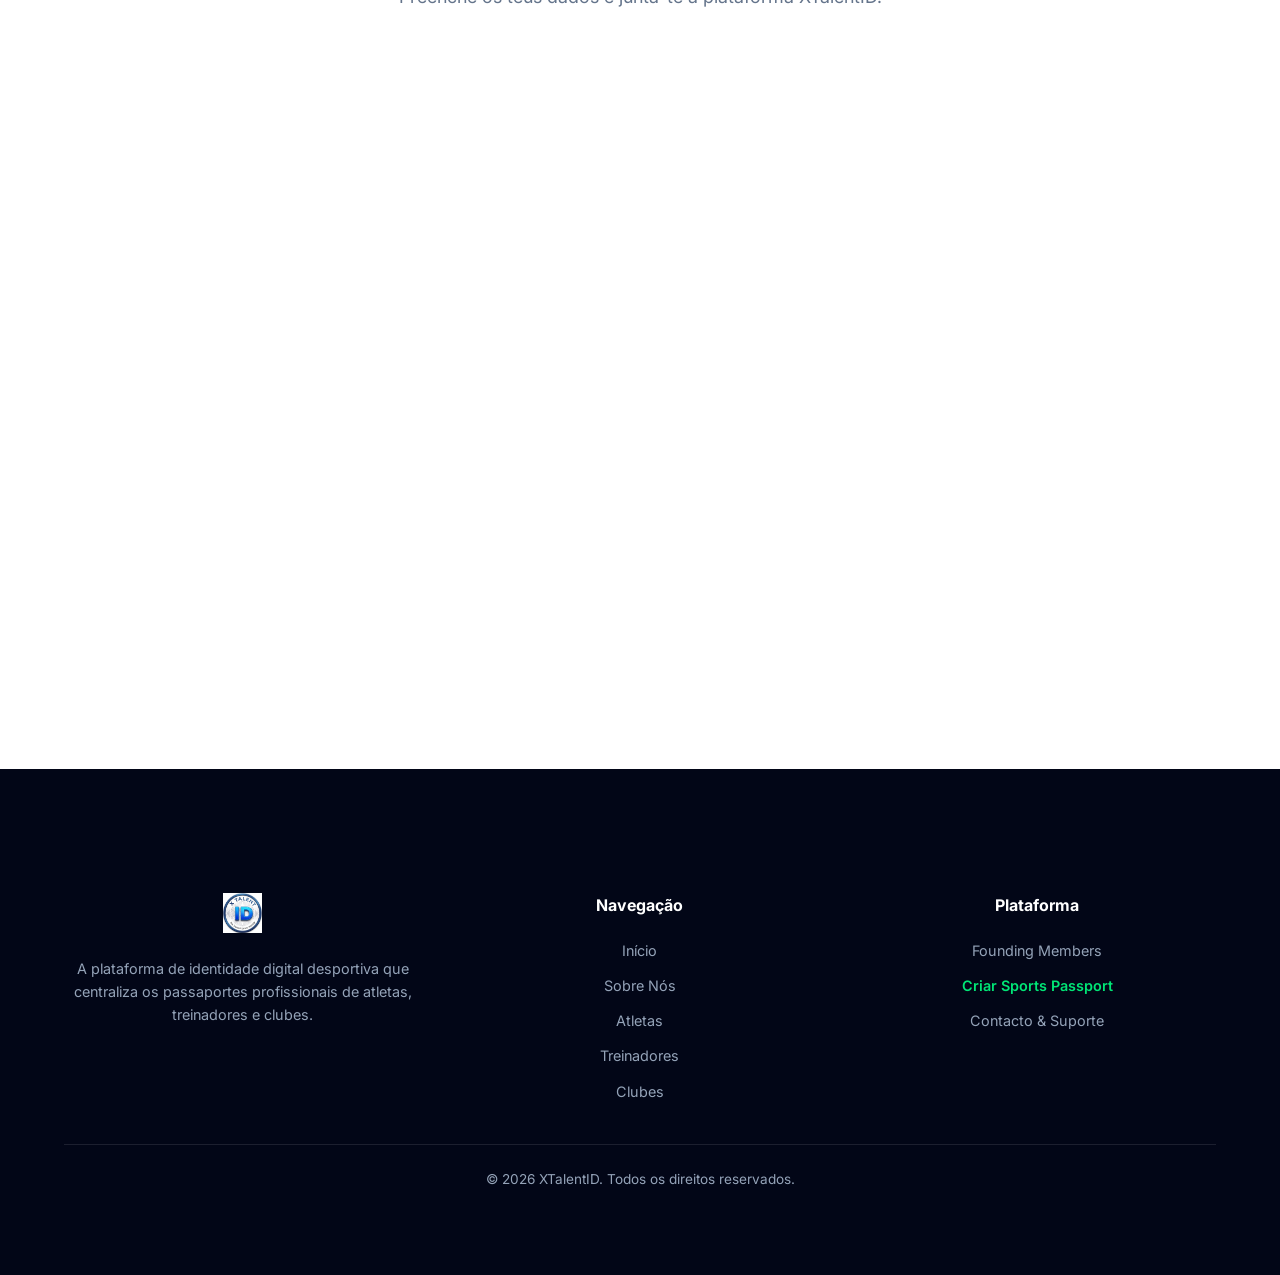
<file: pages/contacto.html>
<!DOCTYPE html>
<html lang="pt">

<head>

    <!-- Meta Tags de Partilha Global XTalentID -->
    <meta property="og:type" content="website">
    <meta property="og:title" content="XTalentID | The Trusted Sports Identity">
    <meta property="og:description" content="A plataforma de identidade digital desportiva que centraliza os passaportes profissionais de atletas, treinadores e clubes.">
    <meta property="og:image" content="https://thylousada.github.io/Xtalentid/images/xtalentidlogo.jpg">
    <meta property="twitter:card" content="summary_large_image">
    <meta property="twitter:title" content="XTalentID | The Trusted Sports Identity">
    <meta property="twitter:description" content="A plataforma de identidade digital desportiva que centraliza os passaportes profissionais de atletas, treinadores e clubes.">
    <meta property="twitter:image" content="https://thylousada.github.io/Xtalentid/images/xtalentidlogo.jpg">
    <meta charset="UTF-8">
    <meta name="viewport" content="width=device-width, initial-scale=1.0">

    <title>Join XTalentID | Contacto</title>

    <link rel="stylesheet" href="../css/style.css">

    <link rel="preconnect" href="https://fonts.googleapis.com">
    <link rel="preconnect" href="https://fonts.gstatic.com" crossorigin>
    <link href="https://fonts.googleapis.com/css2?family=Inter:wght@400;500;600;700;800&display=swap" rel="stylesheet">

</head>

<body>

    <header>
        <div class="container navbar">
            <div class="logo">
                <a href="../index.html">
                    <img src="../images/xtalentidlogo.jpg" alt="XTalentID">
                </a>
            </div>

            <!-- Barra de Pesquisa Rápida -->
            <div class="search-box">
                <input type="text" id="globalSearch" placeholder="Pesquisar..." onkeyup="searchRedirect(event)">
                <button onclick="executeSearch()">🔍</button>
            </div>

            <nav>
                <a href="../index.html">Início</a>
                <a href="sobre.html">Sobre</a>
                <a href="atletas.html">Atletas</a>
                <a href="treinadores.html">Treinadores</a>
                <a href="clubes.html">Clubes</a>
                <a href="founding-members.html">Founding Members</a>
                <a href="contacto.html">Contacto</a>
            </nav>

            <a href="#tally-open=b5MN57&tally-emoji-text=👋&tally-emoji-animation=wave" class="btn-primary">
                Criar Sports Passport
            </a>
        </div>
    </header>

    <main>

        <section class="hero">
            <div class="container hero-grid">
                <div class="hero-content">
                    <span class="tag">
                        JOIN XTALENTID NETWORK
                    </span>

                    <h1>
                        Junta-te à nova identidade do desporto.
                    </h1>

                    <p>
                        Estamos a construir uma plataforma onde atletas, treinadores, clubes e profissionais do desporto podem criar uma identidade digital credível e abrir novas oportunidades.
                    </p>

                    <div class="hero-buttons">
                        <a href="#tally-open=b5MN57&tally-emoji-text=👋&tally-emoji-animation=wave" class="btn-primary">
                            Quero fazer parte
                        </a>
                    </div>
                </div>

                <div class="hero-card">
                    <div class="passport">
                        <div class="passport-header">
                            <span>XTalentID</span>
                            <strong>NETWORK</strong>
                        </div>

                        <h3>Sports Community</h3>
                        <p>Building the future together</p>

                        <div class="line"></div>

                        <div class="data">
                            <div>
                                <strong>Athletes</strong>
                                <span>Create identity</span>
                            </div>

                            <div>
                                <strong>Clubs</strong>
                                <span>Discover talent</span>
                            </div>
                        </div>

                        <div class="verified">
                            ✓ Early Community
                        </div>
                    </div>
                </div>
            </div>
        </section>

        <section class="section grey">
            <div class="container">
                <div class="section-title">
                    <h2>
                        Quem és dentro do desporto?
                    </h2>
                </div>

                <div class="cards">
                    <div class="card">
                        <div class="icon">🏃</div>
                        <h3>Atleta</h3>
                        <p>Quero criar a minha identidade desportiva.</p>
                    </div>

                    <div class="card">
                        <div class="icon">🎓</div>
                        <h3>Treinador</h3>
                        <p>Quero mostrar a minha experiência.</p>
                    </div>

                    <div class="card">
                        <div class="icon">🏟</div>
                        <h3>Clube</h3>
                        <p>Quero conhecer talento.</p>
                    </div>

                    <div class="card">
                        <div class="icon">🤝</div>
                        <h3>Parceiro</h3>
                        <p>Quero colaborar com a XTalentID.</p>
                    </div>
                </div>
            </div>
        </section>

        <section id="form" class="section">
            <div class="container">
                <div class="section-title center">
                    <h2>
                        Faz parte dos primeiros membros
                    </h2>

                    <p>
                        Preenche os teus dados e junta-te à plataforma XTalentID.
                    </p>
                </div>

                <iframe data-tally-src="https://tally.so/embed/b5MN57?alignLeft=1&hideTitle=1&transparentBackground=1&dynamicHeight=1" loading="lazy" width="100%" height="600" frameborder="0" marginheight="0" marginwidth="0" title="Inscrição de Atleta - XTalentID"></iframe>
            </div>
        </section>

    </main>

    <!-- Rodapé Completo XTalentID -->
    <footer>
        <div class="container">
            <div class="footer-grid" style="display: grid; grid-template-columns: repeat(auto-fit, minmax(200px, 1fr)); gap: 2.5rem; padding: 4rem 0 2.5rem 0; border-bottom: 1px solid rgba(255, 255, 255, 0.1);">
                <div class="footer-col">
                    <img src="../images/xtalentidlogo.jpg" alt="XTalentID" style="height: 40px; margin-bottom: 1rem;">
                    <p style="color: #94a3b8; font-size: 0.9rem; line-height: 1.6;">A plataforma de identidade digital desportiva que centraliza os passaportes profissionais de atletas, treinadores e clubes.</p>
                </div>
                <div class="footer-col">
                    <h4 style="color: #ffffff; font-size: 1rem; margin-bottom: 1.2rem; font-weight: 700;">Navegação</h4>
                    <ul style="list-style: none; padding: 0; margin: 0; display: flex; flex-direction: column; gap: 0.6rem;">
                        <li><a href="../index.html" style="color: #94a3b8; text-decoration: none; font-size: 0.9rem;">Início</a></li>
                        <li><a href="sobre.html" style="color: #94a3b8; text-decoration: none; font-size: 0.9rem;">Sobre Nós</a></li>
                        <li><a href="atletas.html" style="color: #94a3b8; text-decoration: none; font-size: 0.9rem;">Atletas</a></li>
                        <li><a href="treinadores.html" style="color: #94a3b8; text-decoration: none; font-size: 0.9rem;">Treinadores</a></li>
                        <li><a href="clubes.html" style="color: #94a3b8; text-decoration: none; font-size: 0.9rem;">Clubes</a></li>
                    </ul>
                </div>
                <div class="footer-col">
                    <h4 style="color: #ffffff; font-size: 1rem; margin-bottom: 1.2rem; font-weight: 700;">Plataforma</h4>
                    <ul style="list-style: none; padding: 0; margin: 0; display: flex; flex-direction: column; gap: 0.6rem;">
                        <li><a href="founding-members.html" style="color: #94a3b8; text-decoration: none; font-size: 0.9rem;">Founding Members</a></li>
                        <li><a href="#tally-open=b5MN57" style="color: #00e676; text-decoration: none; font-size: 0.9rem; font-weight: 600;">Criar Sports Passport</a></li>
                        <li><a href="contacto.html" style="color: #94a3b8; text-decoration: none; font-size: 0.9rem;">Contacto & Suporte</a></li>
                    </ul>
                </div>
            </div>
            <div class="footer-bottom" style="padding: 1.5rem 0; text-align: center; color: #64748b; font-size: 0.85rem;">
                <p>&copy; 2026 XTalentID. Todos os direitos reservados.</p>
            </div>
        </div>
    </footer>

    <!-- Script do Tally -->
    <script async src="https://tally.so/widgets/embed.js"></script>

    <!-- Script de Pesquisa XTalentID -->
    <script>
    function executeSearch() {
        const query = document.getElementById('globalSearch').value.toLowerCase().trim();
        
        if (query.includes('ronaldo') || query.includes('cristiano')) {
            window.location.href = 'cristiano-ronaldo.html';
        } else if (query.length > 0) {
            window.location.href = 'atletas.html?q=' + encodeURIComponent(query);
        }
    }

    function searchRedirect(event) {
        if (event.key === 'Enter') {
            executeSearch();
        }
    }
    </script>

</body>

</html>
</file>
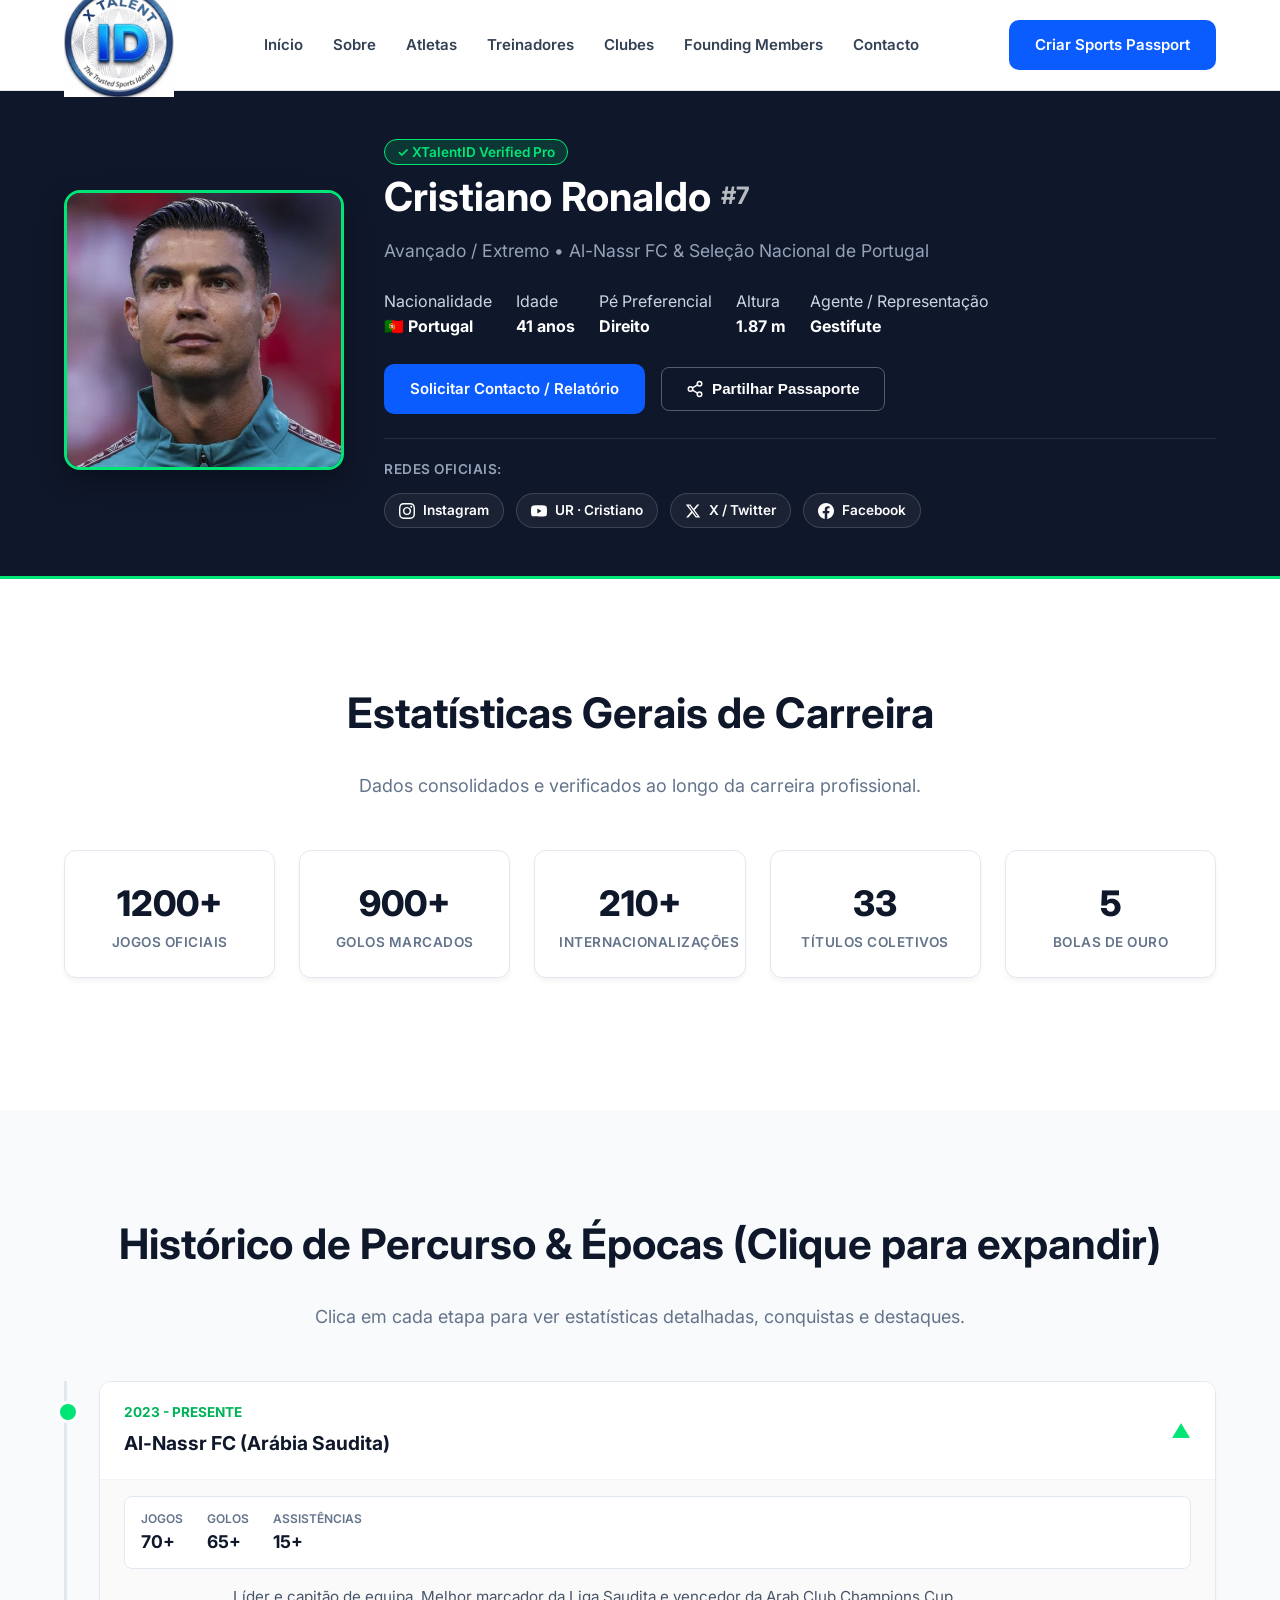
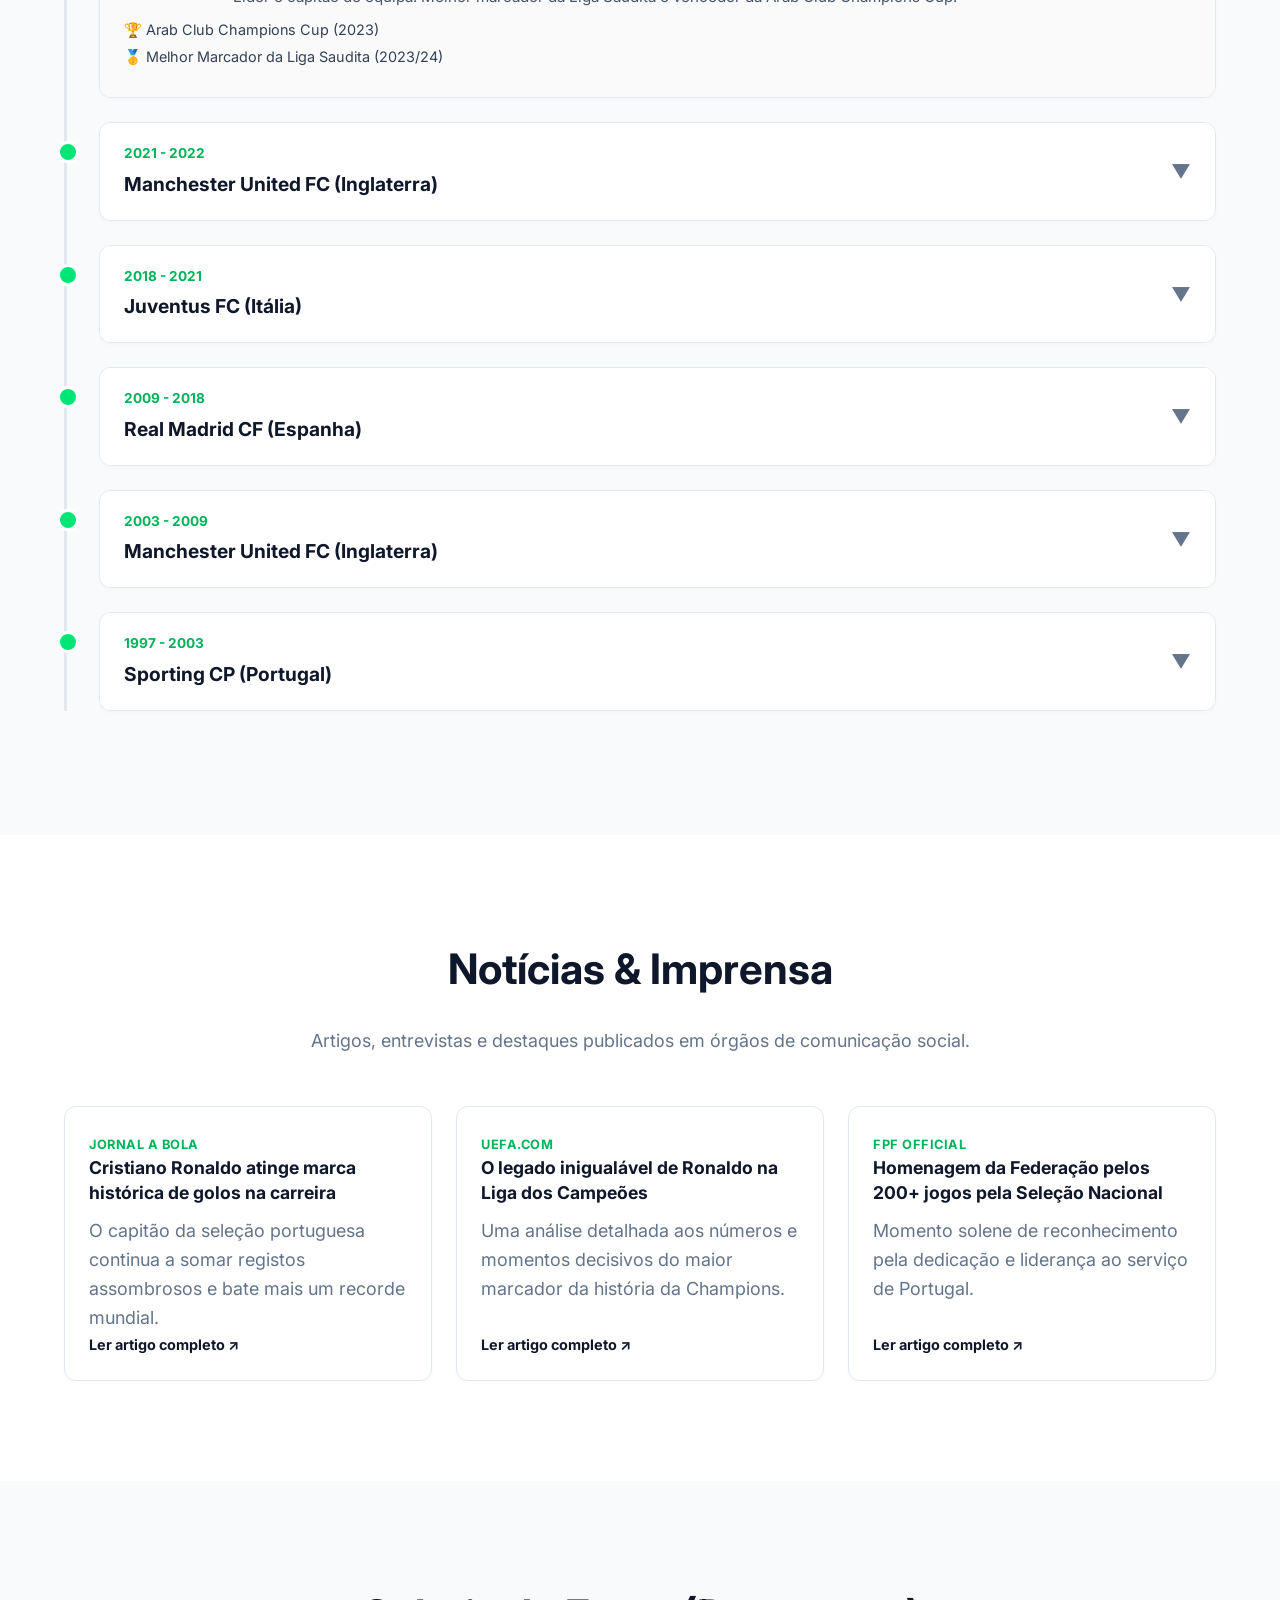
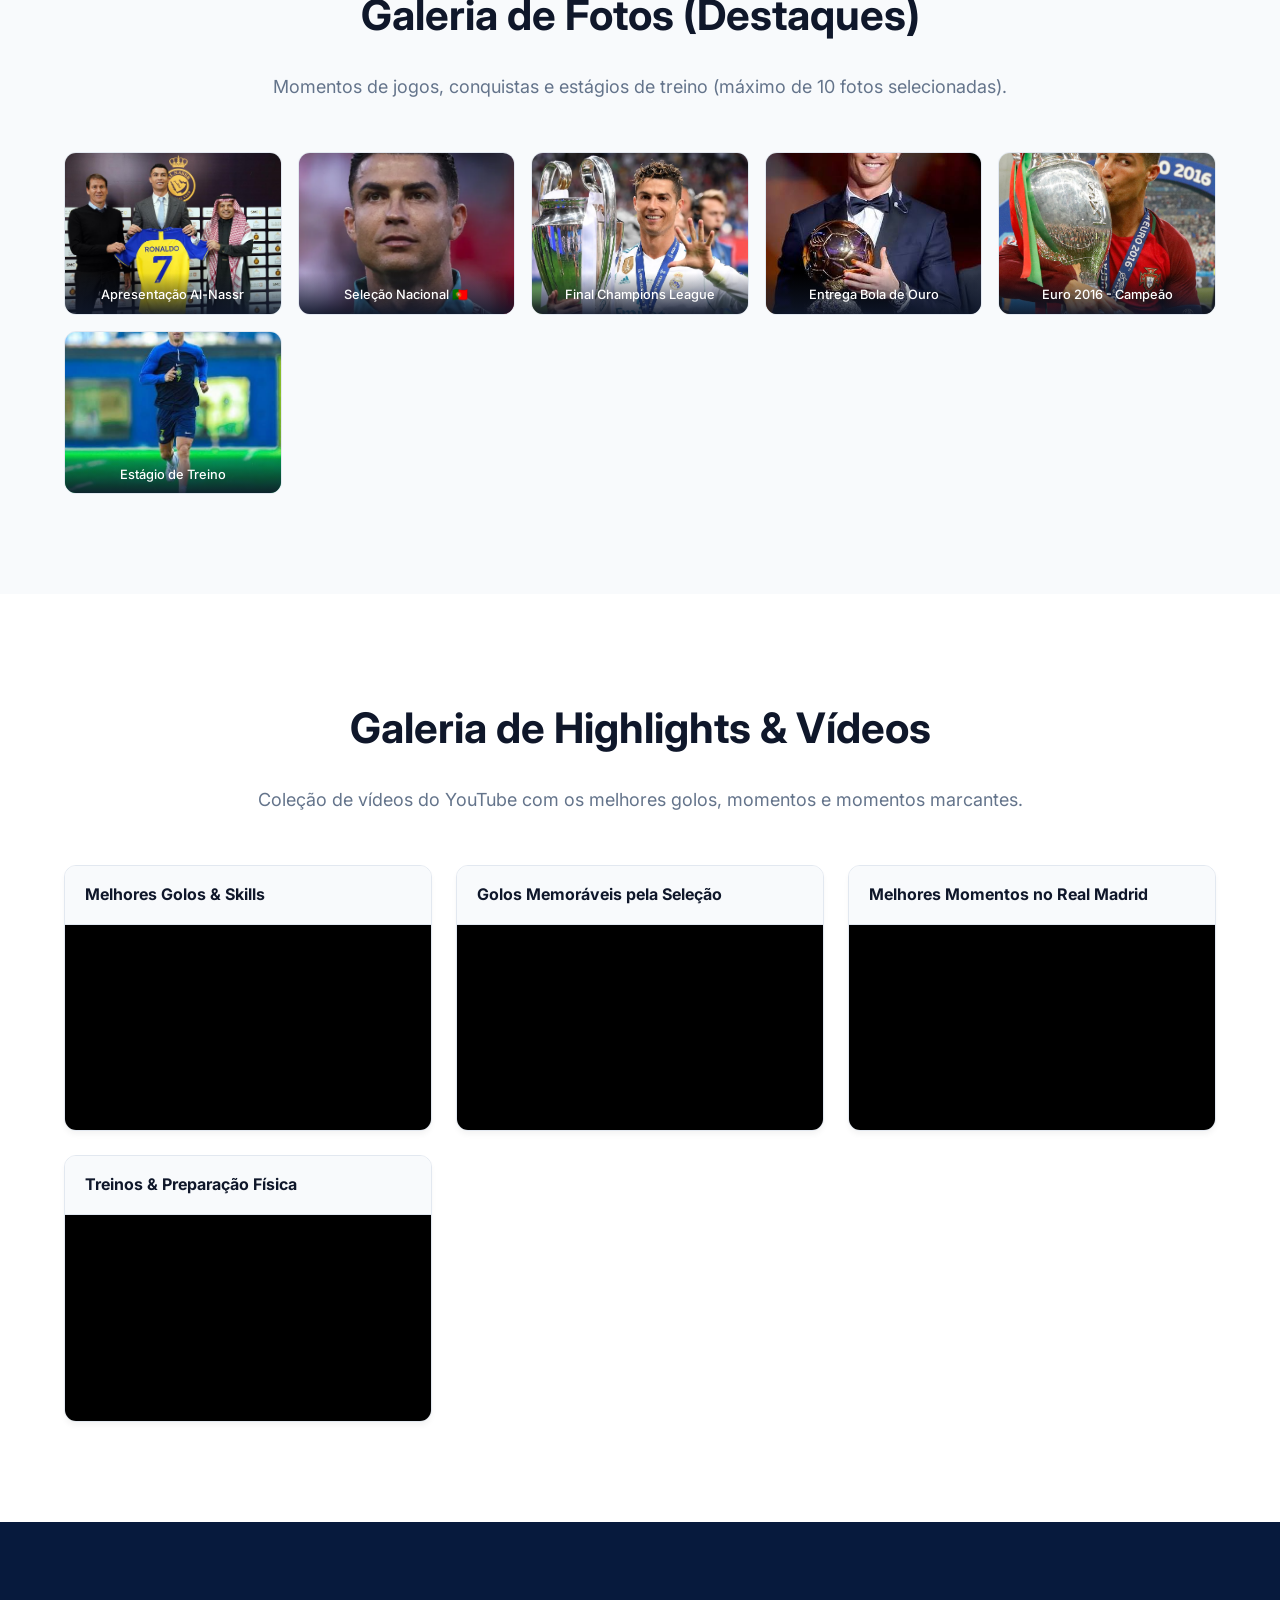
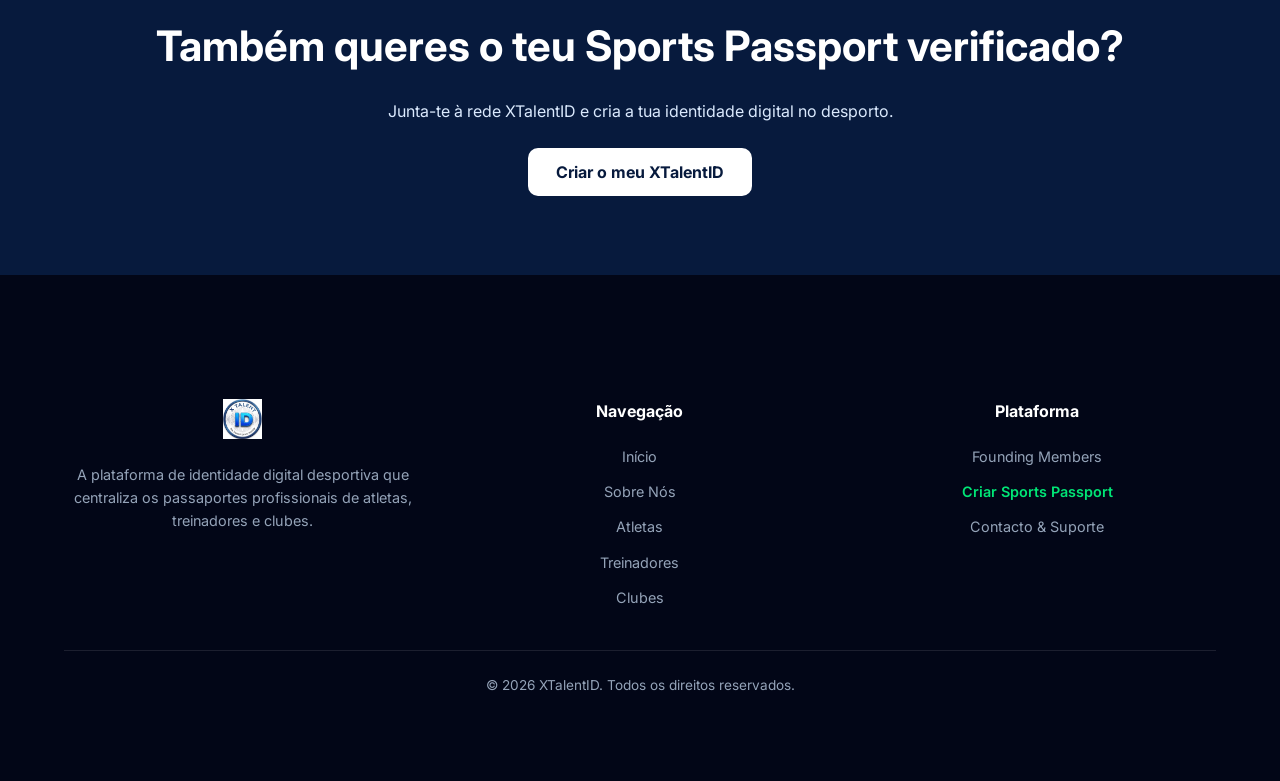
<file: pages/cristiano-ronaldo.html>
<!DOCTYPE html>
<html lang="pt">

<head>

    <!-- Meta Tags de Partilha Global XTalentID -->
    <meta property="og:type" content="website">
    <meta property="og:title" content="XTalentID | The Trusted Sports Identity">
    <meta property="og:description" content="A plataforma de identidade digital desportiva que centraliza os passaportes profissionais de atletas, treinadores e clubes.">
    <meta property="og:image" content="https://thylousada.github.io/Xtalentid/images/xtalentidlogo.jpg">
    <meta property="twitter:card" content="summary_large_image">
    <meta property="twitter:title" content="XTalentID | The Trusted Sports Identity">
    <meta property="twitter:description" content="A plataforma de identidade digital desportiva que centraliza os passaportes profissionais de atletas, treinadores e clubes.">
    <meta property="twitter:image" content="https://thylousada.github.io/Xtalentid/images/xtalentidlogo.jpg">
    <meta charset="UTF-8">
    <meta name="viewport" content="width=device-width, initial-scale=1.0">

    <title>Cristiano Ronaldo | XTalentID Sports Passport</title>

    <link rel="stylesheet" href="../css/style.css">

    <link rel="preconnect" href="https://fonts.googleapis.com">
    <link rel="preconnect" href="https://fonts.gstatic.com" crossorigin>
    <link href="https://fonts.googleapis.com/css2?family=Inter:wght@400;500;600;700;800&display=swap" rel="stylesheet">

    <style>
        /* Estilos específicos para o perfil do Atleta / Passport */
        .profile-header {
            background: #0f172a;
            color: #ffffff;
            padding: 3rem 0;
            border-bottom: 3px solid #00e676;
        }

        .profile-grid {
            display: grid;
            grid-template-columns: 280px 1fr;
            gap: 2.5rem;
            align-items: center;
        }

        .profile-photo {
            width: 100%;
            border-radius: 16px;
            border: 3px solid #00e676;
            object-fit: cover;
            aspect-ratio: 1/1;
            box-shadow: 0 10px 25px rgba(0, 0, 0, 0.3);
        }

        .profile-info h1 {
            font-size: 2.5rem;
            margin-bottom: 0.5rem;
            display: flex;
            align-items: center;
            gap: 10px;
        }

        .verified-badge {
            background: rgba(0, 230, 118, 0.15);
            color: #00e676;
            border: 1px solid #00e676;
            font-size: 0.85rem;
            padding: 4px 12px;
            border-radius: 20px;
            font-weight: 600;
        }

        .profile-meta {
            display: flex;
            flex-wrap: wrap;
            gap: 1.5rem;
            margin: 1.5rem 0;
            font-size: 1rem;
            color: #cbd5e1;
        }

        .profile-meta div strong {
            color: #ffffff;
            display: block;
        }

        .profile-actions {
            display: flex;
            flex-wrap: wrap;
            gap: 1rem;
            align-items: center;
            margin-top: 1.5rem;
        }

        /* Botão Secundário / Partilhar */
        .btn-outline {
            display: inline-flex;
            align-items: center;
            gap: 8px;
            background: transparent;
            color: #ffffff;
            border: 1px solid rgba(255, 255, 255, 0.3);
            padding: 0.75rem 1.5rem;
            border-radius: 8px;
            font-weight: 600;
            font-size: 0.95rem;
            cursor: pointer;
            transition: all 0.2s ease;
            text-decoration: none;
        }

        .btn-outline:hover {
            border-color: #00e676;
            color: #00e676;
            background: rgba(0, 230, 118, 0.1);
        }

        /* Estilos de Redes Sociais */
        .social-links-container {
            margin-top: 1.5rem;
            padding-top: 1.25rem;
            border-top: 1px solid rgba(255, 255, 255, 0.1);
        }

        .social-title {
            font-size: 0.85rem;
            color: #94a3b8;
            text-transform: uppercase;
            font-weight: 600;
            letter-spacing: 0.5px;
            display: block;
            margin-bottom: 0.75rem;
        }

        .social-badges {
            display: flex;
            flex-wrap: wrap;
            gap: 0.75rem;
        }

        .social-badge {
            display: inline-flex;
            align-items: center;
            gap: 8px;
            padding: 6px 14px;
            background: rgba(255, 255, 255, 0.05);
            border: 1px solid rgba(255, 255, 255, 0.15);
            border-radius: 20px;
            color: #ffffff;
            font-size: 0.85rem;
            font-weight: 600;
            text-decoration: none;
            transition: all 0.2s ease;
        }

        .social-badge:hover {
            border-color: #00e676;
            color: #00e676;
            background: rgba(0, 230, 118, 0.1);
            transform: translateY(-2px);
        }

        .stats-grid {
            display: grid;
            grid-template-columns: repeat(auto-fit, minmax(180px, 1fr));
            gap: 1.5rem;
            margin: 2rem 0;
        }

        .stat-card {
            background: #ffffff;
            border-radius: 12px;
            padding: 1.5rem;
            text-align: center;
            border: 1px solid #e2e8f0;
            box-shadow: 0 4px 6px -1px rgba(0, 0, 0, 0.05);
        }

        .stat-card .number {
            font-size: 2.2rem;
            font-weight: 800;
            color: #0f172a;
        }

        .stat-card .label {
            font-size: 0.85rem;
            color: #64748b;
            font-weight: 600;
            text-transform: uppercase;
            letter-spacing: 0.5px;
        }

        /* Timeline Interativa / Expansível */
        .timeline {
            position: relative;
            padding-left: 2rem;
            border-left: 3px solid #e2e8f0;
            margin-top: 1.5rem;
        }

        .timeline-item {
            position: relative;
            margin-bottom: 1.5rem;
        }

        .timeline-item::before {
            content: '';
            position: absolute;
            left: -2.6rem;
            top: 1.2rem;
            width: 1rem;
            height: 1rem;
            border-radius: 50%;
            background: #00e676;
            border: 3px solid #ffffff;
            z-index: 2;
        }

        .timeline-card {
            background: #ffffff;
            border: 1px solid #e2e8f0;
            border-radius: 12px;
            overflow: hidden;
            transition: all 0.3s ease;
            box-shadow: 0 2px 4px rgba(0, 0, 0, 0.02);
        }

        .timeline-card:hover {
            border-color: #00e676;
            box-shadow: 0 4px 12px rgba(0, 0, 0, 0.05);
        }

        .timeline-header {
            padding: 1.25rem 1.5rem;
            cursor: pointer;
            display: flex;
            justify-content: space-between;
            align-items: center;
            user-select: none;
            background: #ffffff;
        }

        .timeline-header-info {
            display: flex;
            flex-direction: column;
            gap: 4px;
        }

        .timeline-date {
            font-size: 0.85rem;
            font-weight: 700;
            color: #00b359;
            text-transform: uppercase;
        }

        .timeline-title {
            font-size: 1.2rem;
            font-weight: 700;
            color: #0f172a;
            margin: 0;
        }

        .toggle-icon {
            font-size: 1.2rem;
            color: #64748b;
            transition: transform 0.3s ease;
            font-weight: bold;
        }

        .timeline-content {
            display: none;
            padding: 0 1.5rem 1.5rem 1.5rem;
            border-top: 1px solid #f1f5f9;
            background: #fafafa;
        }

        .timeline-item.active .timeline-content {
            display: block;
        }

        .timeline-item.active .toggle-icon {
            transform: rotate(180deg);
            color: #00e676;
        }

        .season-stats {
            display: flex;
            gap: 1.5rem;
            margin: 1rem 0;
            padding: 0.75rem 1rem;
            background: #ffffff;
            border-radius: 8px;
            border: 1px solid #e2e8f0;
        }

        .season-stat-item {
            display: flex;
            flex-direction: column;
        }

        .season-stat-item span {
            font-size: 0.75rem;
            color: #64748b;
            text-transform: uppercase;
            font-weight: 600;
        }

        .season-stat-item strong {
            font-size: 1.1rem;
            color: #0f172a;
        }

        .trophy-list {
            list-style: none;
            padding: 0;
            margin: 0.5rem 0 0 0;
        }

        .trophy-list li {
            font-size: 0.9rem;
            color: #334155;
            margin-bottom: 0.3rem;
            display: flex;
            align-items: center;
            gap: 8px;
        }

        /* Estilos de Notícias & Imprensa */
        .news-grid {
            display: grid;
            grid-template-columns: repeat(auto-fit, minmax(300px, 1fr));
            gap: 1.5rem;
            margin-top: 1.5rem;
        }

        .news-card {
            background: #ffffff;
            border: 1px solid #e2e8f0;
            border-radius: 12px;
            padding: 1.5rem;
            display: flex;
            flex-direction: column;
            justify-content: space-between;
            transition: all 0.2s ease;
            box-shadow: 0 2px 4px rgba(0, 0, 0, 0.02);
        }

        .news-card:hover {
            border-color: #00e676;
            transform: translateY(-3px);
            box-shadow: 0 6px 15px rgba(0, 0, 0, 0.06);
        }

        .news-source {
            font-size: 0.8rem;
            font-weight: 700;
            color: #00b359;
            text-transform: uppercase;
            letter-spacing: 0.5px;
            margin-bottom: 0.5rem;
        }

        .news-title {
            font-size: 1.1rem;
            font-weight: 700;
            color: #0f172a;
            margin-bottom: 0.75rem;
            line-height: 1.4;
        }

        .news-snippet {
            font-size: 0.9rem;
            color: #64748b;
            margin-bottom: 1.25rem;
        }

        .news-link {
            color: #0f172a;
            font-weight: 700;
            font-size: 0.9rem;
            text-decoration: none;
            display: inline-flex;
            align-items: center;
            gap: 6px;
        }

        .news-link:hover {
            color: #00e676;
        }

        /* Estilos da Galeria de Fotos (Até 10 fotos) */
        .photo-gallery {
            display: grid;
            grid-template-columns: repeat(auto-fill, minmax(200px, 1fr));
            gap: 1rem;
            margin-top: 1.5rem;
        }

        .gallery-item {
            position: relative;
            border-radius: 12px;
            overflow: hidden;
            aspect-ratio: 4/3;
            background: #0f172a;
            border: 1px solid #e2e8f0;
        }

        .gallery-item img {
            width: 100%;
            height: 100%;
            object-fit: cover;
            transition: transform 0.3s ease;
        }

        .gallery-item:hover img {
            transform: scale(1.05);
        }

        .gallery-caption {
            position: absolute;
            bottom: 0;
            left: 0;
            right: 0;
            background: linear-gradient(transparent, rgba(15, 23, 42, 0.9));
            color: #ffffff;
            font-size: 0.8rem;
            padding: 0.75rem 0.5rem 0.5rem 0.5rem;
            text-align: center;
            font-weight: 500;
        }

        /* Grelha e Responsividade para Múltiplos Vídeos */
        .video-grid {
            display: grid;
            grid-template-columns: repeat(auto-fit, minmax(320px, 1fr));
            gap: 1.5rem;
            margin-top: 1.5rem;
        }

        .video-card {
            background: #ffffff;
            border: 1px solid #e2e8f0;
            border-radius: 12px;
            overflow: hidden;
            box-shadow: 0 4px 6px -1px rgba(0, 0, 0, 0.05);
            transition: transform 0.2s ease, border-color 0.2s ease;
        }

        .video-card:hover {
            border-color: #00e676;
            transform: translateY(-2px);
        }

        .video-card h4 {
            padding: 1rem 1.25rem;
            font-size: 1rem;
            color: #0f172a;
            margin: 0;
            background: #f8fafc;
            border-bottom: 1px solid #e2e8f0;
            font-weight: 700;
        }

        .video-responsive {
            position: relative;
            padding-bottom: 56.25%;
            height: 0;
            overflow: hidden;
            background: #000;
        }

        .video-responsive iframe {
            position: absolute;
            top: 0;
            left: 0;
            width: 100%;
            height: 100%;
            border: 0;
        }

        @media (max-width: 768px) {
            .profile-grid {
                grid-template-columns: 1fr;
                text-align: center;
            }

            .profile-photo {
                max-width: 200px;
                margin: 0 auto;
            }

            .profile-meta,
            .social-badges,
            .profile-actions {
                justify-content: center;
            }

            .timeline {
                padding-left: 1.5rem;
            }

            .timeline-item::before {
                left: -2.1rem;
            }

            .season-stats {
                flex-wrap: wrap;
                gap: 1rem;
            }

            .photo-gallery {
                grid-template-columns: repeat(2, 1fr);
            }
        }
    </style>

</head>

<body>

    <header>
        <div class="container navbar">
            <div class="logo">
                <a href="../index.html">
                    <img src="../images/xtalentidlogo.jpg" alt="XTalentID">
                </a>
            </div>
            <nav>
                <a href="../index.html">Início</a>
                <a href="sobre.html">Sobre</a>
                <a href="atletas.html">Atletas</a>
                <a href="treinadores.html">Treinadores</a>
                <a href="clubes.html">Clubes</a>
                <a href="founding-members.html">Founding Members</a>
                <a href="contacto.html">Contacto</a>
            </nav>
            <a href="#tally-open=b5MN57&tally-emoji-text=👋&tally-emoji-animation=wave" class="btn-primary">
                Criar Sports Passport
            </a>
        </div>
    </header>

    <main>

        <!-- Header do Perfil / Cartão Principal -->
        <section class="profile-header">
            <div class="container profile-grid">
                <div>
                    <img src="../images/cristianoronaldo.jpg" alt="Cristiano Ronaldo" class="profile-photo">
                </div>
                <div class="profile-info">
                    <span class="verified-badge">✓ XTalentID Verified Pro</span>
                    <h1>Cristiano Ronaldo <span style="font-size: 1.5rem; opacity: 0.7;">#7</span></h1>
                    <p style="color: #94a3b8; font-size: 1.1rem;">Avançado / Extremo • Al-Nassr FC & Seleção Nacional de Portugal</p>

                    <div class="profile-meta">
                        <div>
                            <span>Nacionalidade</span>
                            <strong>🇵🇹 Portugal</strong>
                        </div>
                        <div>
                            <span>Idade</span>
                            <strong>41 anos</strong>
                        </div>
                        <div>
                            <span>Pé Preferencial</span>
                            <strong>Direito</strong>
                        </div>
                        <div>
                            <span>Altura</span>
                            <strong>1.87 m</strong>
                        </div>
                        <div>
                            <span>Agente / Representação</span>
                            <strong>Gestifute</strong>
                        </div>
                    </div>

                    <!-- Ações: Contacto & Partilha -->
                    <div class="profile-actions">
                        <a href="#tally-open=b5MN57&tally-emoji-text=👋&tally-emoji-animation=wave" class="btn-primary">
                            Solicitar Contacto / Relatório
                        </a>
                        <button onclick="sharePassport()" class="btn-outline" id="shareBtn">
                            <svg width="18" height="18" viewBox="0 0 24 24" fill="none" stroke="currentColor" stroke-width="2" stroke-linecap="round" stroke-linejoin="round">
                                <circle cx="18" cy="5" r="3"></circle>
                                <circle cx="6" cy="12" r="3"></circle>
                                <circle cx="18" cy="19" r="3"></circle>
                                <line x1="8.59" y1="13.51" x2="15.42" y2="17.49"></line>
                                <line x1="15.41" y1="6.51" x2="8.59" y2="10.49"></line>
                            </svg>
                            <span id="shareText">Partilhar Passaporte</span>
                        </button>
                    </div>

                    <!-- Redes Sociais Oficiais -->
                    <div class="social-links-container">
                        <span class="social-title">Redes Oficiais:</span>
                        <div class="social-badges">
                            <a href="https://www.instagram.com/cristiano/" target="_blank" rel="noopener" class="social-badge">
                                <svg width="16" height="16" viewBox="0 0 24 24" fill="currentColor"><path d="M12 2.163c3.204 0 3.584.012 4.85.07 3.252.148 4.771 1.691 4.919 4.919.058 1.265.069 1.645.069 4.849 0 3.205-.012 3.584-.069 4.849-.149 3.225-1.664 4.771-4.919 4.919-1.266.058-1.644.07-4.85.07-3.204 0-3.584-.012-4.849-.07-3.26-.149-4.771-1.699-4.919-4.92-.058-1.265-.07-1.644-.07-4.849 0-3.204.013-3.583.07-4.849.149-3.227 1.664-4.771 4.919-4.919 1.266-.057 1.645-.069 4.849-.069zm0-2.163c-3.259 0-3.667.014-4.947.072-4.358.2-6.78 2.618-6.98 6.98-.059 1.281-.073 1.689-.073 4.948 0 3.259.014 3.668.072 4.948.2 4.358 2.618 6.78 6.98 6.98 1.281.058 1.689.072 4.948.072 3.259 0 3.668-.014 4.948-.072 4.354-.2 6.782-2.618 6.979-6.98.059-1.28.073-1.689.073-4.948 0-3.259-.014-3.667-.072-4.947-.196-4.354-2.617-6.78-6.979-6.98-1.281-.059-1.69-.073-4.949-.073zm0 5.838c-3.403 0-6.162 2.759-6.162 6.162s2.759 6.163 6.162 6.163 6.162-2.759 6.162-6.163c0-3.403-2.759-6.162-6.162-6.162zm0 10.162c-2.209 0-4-1.79-4-4 0-2.209 1.791-4 4-4s4 1.791 4 4c0 2.21-1.791 4-4 4zm6.406-11.845c-.796 0-1.441.645-1.441 1.44s.645 1.44 1.441 1.44c.795 0 1.439-.645 1.439-1.44s-.644-1.44-1.439-1.44z"/></svg>
                                Instagram
                            </a>

                            <a href="https://www.youtube.com/@cristiano" target="_blank" rel="noopener" class="social-badge">
                                <svg width="16" height="16" viewBox="0 0 24 24" fill="currentColor"><path d="M23.498 6.186a3.016 3.016 0 0 0-2.122-2.136C19.505 3.545 12 3.545 12 3.545s-7.505 0-9.377.505A3.017 3.017 0 0 0 .502 6.186C0 8.07 0 12 0 12s0 3.93.502 5.814a3.016 3.016 0 0 0 2.122 2.136c1.871.505 9.376.505 9.376.505s7.505 0 9.377-.505a3.015 3.015 0 0 0 2.122-2.136C24 15.93 24 12 24 12s0-3.93-.502-5.814zM9.545 15.568V8.432L15.818 12l-6.273 3.568z"/></svg>
                                UR · Cristiano
                            </a>

                            <a href="https://x.com/cristiano" target="_blank" rel="noopener" class="social-badge">
                                <svg width="16" height="16" viewBox="0 0 24 24" fill="currentColor"><path d="M18.244 2.25h3.308l-7.227 8.26 8.502 11.24H16.17l-5.214-6.817L4.99 21.75H1.68l7.73-8.835L1.254 2.25H8.08l4.713 6.231zm-1.161 17.52h1.833L7.084 4.126H5.117z"/></svg>
                                X / Twitter
                            </a>

                            <a href="https://www.facebook.com/Cristiano/" target="_blank" rel="noopener" class="social-badge">
                                <svg width="16" height="16" viewBox="0 0 24 24" fill="currentColor"><path d="M24 12.073c0-6.627-5.373-12-12-12s-12 5.373-12 12c0 5.99 4.388 10.954 10.125 11.854v-8.385H7.078v-3.47h3.047V9.43c0-3.007 1.792-4.669 4.533-4.669 1.312 0 2.686.235 2.686.235v2.953H15.83c-1.491 0-1.956.925-1.956 1.874v2.25h3.328l-.532 3.47h-2.796v8.385C19.612 23.027 24 18.062 24 12.073z"/></svg>
                                Facebook
                            </a>
                        </div>
                    </div>
                </div>
            </div>
        </section>

        <!-- Métricas e Estatísticas de Carreira -->
        <section class="section">
            <div class="container">
                <div class="section-title center">
                    <h2>Estatísticas Gerais de Carreira</h2>
                    <p>Dados consolidados e verificados ao longo da carreira profissional.</p>
                </div>

                <div class="stats-grid">
                    <div class="stat-card">
                        <div class="number">1200+</div>
                        <div class="label">Jogos Oficiais</div>
                    </div>
                    <div class="stat-card">
                        <div class="number">900+</div>
                        <div class="label">Golos Marcados</div>
                    </div>
                    <div class="stat-card">
                        <div class="number">210+</div>
                        <div class="label">Internacionalizações</div>
                    </div>
                    <div class="stat-card">
                        <div class="number">33</div>
                        <div class="label">Títulos Coletivos</div>
                    </div>
                    <div class="stat-card">
                        <div class="number">5</div>
                        <div class="label">Bolas de Ouro</div>
                    </div>
                </div>
            </div>
        </section>

        <!-- Percurso & Histórico Interativo (Timeline) -->
        <section class="section grey">
            <div class="container">
                <div class="section-title">
                    <h2>Histórico de Percurso & Épocas (Clique para expandir)</h2>
                    <p>Clica em cada etapa para ver estatísticas detalhadas, conquistas e destaques.</p>
                </div>

                <div class="timeline">

                    <!-- Al-Nassr -->
                    <div class="timeline-item active">
                        <div class="timeline-card">
                            <div class="timeline-header" onclick="toggleTimeline(this)">
                                <div class="timeline-header-info">
                                    <span class="timeline-date">2023 - Presente</span>
                                    <h3 class="timeline-title">Al-Nassr FC (Arábia Saudita)</h3>
                                </div>
                                <span class="toggle-icon">▼</span>
                            </div>
                            <div class="timeline-content">
                                <div class="season-stats">
                                    <div class="season-stat-item">
                                        <span>Jogos</span>
                                        <strong>70+</strong>
                                    </div>
                                    <div class="season-stat-item">
                                        <span>Golos</span>
                                        <strong>65+</strong>
                                    </div>
                                    <div class="season-stat-item">
                                        <span>Assistências</span>
                                        <strong>15+</strong>
                                    </div>
                                </div>
                                <p style="color: #475569; font-size: 0.95rem;">Líder e capitão de equipa. Melhor marcador da Liga Saudita e vencedor da Arab Club Champions Cup.</p>
                                <ul class="trophy-list">
                                    <li>🏆 Arab Club Champions Cup (2023)</li>
                                    <li>🥇 Melhor Marcador da Liga Saudita (2023/24)</li>
                                </ul>
                            </div>
                        </div>
                    </div>

                    <!-- Manchester United (2º Período) -->
                    <div class="timeline-item">
                        <div class="timeline-card">
                            <div class="timeline-header" onclick="toggleTimeline(this)">
                                <div class="timeline-header-info">
                                    <span class="timeline-date">2021 - 2022</span>
                                    <h3 class="timeline-title">Manchester United FC (Inglaterra)</h3>
                                </div>
                                <span class="toggle-icon">▼</span>
                            </div>
                            <div class="timeline-content">
                                <div class="season-stats">
                                    <div class="season-stat-item">
                                        <span>Jogos</span>
                                        <strong>54</strong>
                                    </div>
                                    <div class="season-stat-item">
                                        <span>Golos</span>
                                        <strong>27</strong>
                                    </div>
                                    <div class="season-stat-item">
                                        <span>Assistências</span>
                                        <strong>5</strong>
                                    </div>
                                </div>
                                <p style="color: #475569; font-size: 0.95rem;">Regresso a Old Trafford. Eleito Jogador do Ano do Manchester United na época 2021/22 e incluído na Equipa do Ano da Premier League.</p>
                            </div>
                        </div>
                    </div>

                    <!-- Juventus -->
                    <div class="timeline-item">
                        <div class="timeline-card">
                            <div class="timeline-header" onclick="toggleTimeline(this)">
                                <div class="timeline-header-info">
                                    <span class="timeline-date">2018 - 2021</span>
                                    <h3 class="timeline-title">Juventus FC (Itália)</h3>
                                </div>
                                <span class="toggle-icon">▼</span>
                            </div>
                            <div class="timeline-content">
                                <div class="season-stats">
                                    <div class="season-stat-item">
                                        <span>Jogos</span>
                                        <strong>134</strong>
                                    </div>
                                    <div class="season-stat-item">
                                        <span>Golos</span>
                                        <strong>101</strong>
                                    </div>
                                    <div class="season-stat-item">
                                        <span>Assistências</span>
                                        <strong>22</strong>
                                    </div>
                                </div>
                                <p style="color: #475569; font-size: 0.95rem;">Domínio no futebol italiano tornando-se o jogador mais rápido na história da Juventus a atingir os 100 golos oficiais.</p>
                                <ul class="trophy-list">
                                    <li>🏆 2x Serie A (2018/19, 2019/20)</li>
                                    <li>🏆 1x Coppa Italia (2020/21)</li>
                                    <li>🏆 2x Supercoppa Italiana (2018, 2020)</li>
                                </ul>
                            </div>
                        </div>
                    </div>

                    <!-- Real Madrid -->
                    <div class="timeline-item">
                        <div class="timeline-card">
                            <div class="timeline-header" onclick="toggleTimeline(this)">
                                <div class="timeline-header-info">
                                    <span class="timeline-date">2009 - 2018</span>
                                    <h3 class="timeline-title">Real Madrid CF (Espanha)</h3>
                                </div>
                                <span class="toggle-icon">▼</span>
                            </div>
                            <div class="timeline-content">
                                <div class="season-stats">
                                    <div class="season-stat-item">
                                        <span>Jogos</span>
                                        <strong>438</strong>
                                    </div>
                                    <div class="season-stat-item">
                                        <span>Golos</span>
                                        <strong>450</strong>
                                    </div>
                                    <div class="season-stat-item">
                                        <span>Assistências</span>
                                        <strong>131</strong>
                                    </div>
                                </div>
                                <p style="color: #475569; font-size: 0.95rem;">Período lendário. Tornou-se o maior marcador de sempre do clube com uma média superior a 1 golo por jogo.</p>
                                <ul class="trophy-list">
                                    <li>🏆 4x UEFA Champions League (2014, 2016, 2017, 2018)</li>
                                    <li>🏆 2x La Liga (2011/12, 2016/17)</li>
                                    <li>🥇 4x Bola de Ouro no clube (2013, 2014, 2016, 2017)</li>
                                </ul>
                            </div>
                        </div>
                    </div>

                    <!-- Manchester United (1º Período) -->
                    <div class="timeline-item">
                        <div class="timeline-card">
                            <div class="timeline-header" onclick="toggleTimeline(this)">
                                <div class="timeline-header-info">
                                    <span class="timeline-date">2003 - 2009</span>
                                    <h3 class="timeline-title">Manchester United FC (Inglaterra)</h3>
                                </div>
                                <span class="toggle-icon">▼</span>
                            </div>
                            <div class="timeline-content">
                                <div class="season-stats">
                                    <div class="season-stat-item">
                                        <span>Jogos</span>
                                        <strong>292</strong>
                                    </div>
                                    <div class="season-stat-item">
                                        <span>Golos</span>
                                        <strong>118</strong>
                                    </div>
                                </div>
                                <p style="color: #475569; font-size: 0.95rem;">Afirmação como o melhor jogador do mundo sob o comando de Sir Alex Ferguson.</p>
                                <ul class="trophy-list">
                                    <li>🏆 1x UEFA Champions League (2008)</li>
                                    <li>🏆 3x Premier League (2007, 2008, 2009)</li>
                                    <li>🥇 1ª Bola de Ouro (2008)</li>
                                </ul>
                            </div>
                        </div>
                    </div>

                    <!-- Sporting CP -->
                    <div class="timeline-item">
                        <div class="timeline-card">
                            <div class="timeline-header" onclick="toggleTimeline(this)">
                                <div class="timeline-header-info">
                                    <span class="timeline-date">1997 - 2003</span>
                                    <h3 class="timeline-title">Sporting CP (Portugal)</h3>
                                </div>
                                <span class="toggle-icon">▼</span>
                            </div>
                            <div class="timeline-content">
                                <div class="season-stats">
                                    <div class="season-stat-item">
                                        <span>Jogos Seniores</span>
                                        <strong>31</strong>
                                    </div>
                                    <div class="season-stat-item">
                                        <span>Golos Seniores</span>
                                        <strong>5</strong>
                                    </div>
                                </div>
                                <p style="color: #475569; font-size: 0.95rem;">Formação na Academia de Alcochete. Único jogador na história do clube a jogar nos Sub-16, Sub-17, Sub-18, Equipa B e Equipa Principal numa única época.</p>
                            </div>
                        </div>
                    </div>

                </div>
            </div>
        </section>

        <!-- Notícias & Cobertura de Imprensa -->
        <section class="section">
            <div class="container">
                <div class="section-title">
                    <h2>Notícias & Imprensa</h2>
                    <p>Artigos, entrevistas e destaques publicados em órgãos de comunicação social.</p>
                </div>

                <div class="news-grid">
                    <div class="news-card">
                        <div>
                            <span class="news-source">Jornal A Bola</span>
                            <h3 class="news-title">Cristiano Ronaldo atinge marca histórica de golos na carreira</h3>
                            <p class="news-snippet">O capitão da seleção portuguesa continua a somar registos assombrosos e bate mais um recorde mundial.</p>
                        </div>
                        <a href="https://www.abola.pt" target="_blank" rel="noopener" class="news-link">
                            Ler artigo completo ↗
                        </a>
                    </div>

                    <div class="news-card">
                        <div>
                            <span class="news-source">UEFA.com</span>
                            <h3 class="news-title">O legado inigualável de Ronaldo na Liga dos Campeões</h3>
                            <p class="news-snippet">Uma análise detalhada aos números e momentos decisivos do maior marcador da história da Champions.</p>
                        </div>
                        <a href="https://www.uefa.com" target="_blank" rel="noopener" class="news-link">
                            Ler artigo completo ↗
                        </a>
                    </div>

                    <div class="news-card">
                        <div>
                            <span class="news-source">FPF Official</span>
                            <h3 class="news-title">Homenagem da Federação pelos 200+ jogos pela Seleção Nacional</h3>
                            <p class="news-snippet">Momento solene de reconhecimento pela dedicação e liderança ao serviço de Portugal.</p>
                        </div>
                        <a href="https://www.fpf.pt" target="_blank" rel="noopener" class="news-link">
                            Ler artigo completo ↗
                        </a>
                    </div>
                </div>
            </div>
        </section>

        <!-- Galeria de Fotos do Atleta (Máx 10 fotos) -->
        <section class="section grey">
            <div class="container">
                <div class="section-title">
                    <h2>Galeria de Fotos (Destaques)</h2>
                    <p>Momentos de jogos, conquistas e estágios de treino (máximo de 10 fotos selecionadas).</p>
                </div>

                <div class="photo-gallery">
                    <div class="gallery-item">
                        <img src="../images/crapresentacaoalnassr.jpg" alt="Foto 1">
                        <div class="gallery-caption">Apresentação Al-Nassr</div>
                    </div>
                    <div class="gallery-item">
                        <img src="../images/cristianoronaldo.jpg" alt="Foto 2">
                        <div class="gallery-caption">Seleção Nacional 🇵🇹</div>
                    </div>
                    <div class="gallery-item">
                        <img src="../images/crcleague.jpg" alt="Foto 3">
                        <div class="gallery-caption">Final Champions League</div>
                    </div>
                    <div class="gallery-item">
                        <img src="../images/crbolaouro.jpg" alt="Foto 4">
                        <div class="gallery-caption">Entrega Bola de Ouro</div>
                    </div>
                    <div class="gallery-item">
                        <img src="../images/creuro2016.jpg" alt="Foto 5">
                        <div class="gallery-caption">Euro 2016 - Campeão</div>
                    </div>
                    <div class="gallery-item">
                        <img src="../images/crtreino.jpg" alt="Foto 6">
                        <div class="gallery-caption">Estágio de Treino</div>
                    </div>
                </div>
            </div>
        </section>

        <!-- Galeria Mídia / Múltiplos Vídeos -->
        <section class="section">
            <div class="container">
                <div class="section-title">
                    <h2>Galeria de Highlights & Vídeos</h2>
                    <p>Coleção de vídeos do YouTube com os melhores golos, momentos e momentos marcantes.</p>
                </div>

                <div class="video-grid">
                    <div class="video-card">
                        <h4>Melhores Golos & Skills</h4>
                        <div class="video-responsive">
                            <iframe src="https://www.youtube.com/embed/2g8111wu_IE" title="Highlights Video 1" allow="accelerometer; autoplay; clipboard-write; encrypted-media; gyroscope; picture-in-picture" allowfullscreen></iframe>
                        </div>
                    </div>

                    <div class="video-card">
                        <h4>Golos Memoráveis pela Seleção</h4>
                        <div class="video-responsive">
                            <iframe src="https://www.youtube.com/embed/3U_yP_KxLMs" title="Highlights Video 2" allow="accelerometer; autoplay; clipboard-write; encrypted-media; gyroscope; picture-in-picture" allowfullscreen></iframe>
                        </div>
                    </div>

                    <div class="video-card">
                        <h4>Melhores Momentos no Real Madrid</h4>
                        <div class="video-responsive">
                            <iframe src="https://www.youtube.com/embed/5U7_y0PqGls" title="Highlights Video 3" allow="accelerometer; autoplay; clipboard-write; encrypted-media; gyroscope; picture-in-picture" allowfullscreen></iframe>
                        </div>
                    </div>

                    <div class="video-card">
                        <h4>Treinos & Preparação Física</h4>
                        <div class="video-responsive">
                            <iframe src="https://www.youtube.com/embed/8v_j_YI3Ym4" title="Highlights Video 4" allow="accelerometer; autoplay; clipboard-write; encrypted-media; gyroscope; picture-in-picture" allowfullscreen></iframe>
                        </div>
                    </div>
                </div>
            </div>
        </section>

        <!-- Call To Action Final -->
        <section class="founders">
            <div class="container center">
                <h2>Também queres o teu Sports Passport verificado?</h2>
                <p>Junta-te à rede XTalentID e cria a tua identidade digital no desporto.</p>
                <a href="#tally-open=b5MN57&tally-emoji-text=👋&tally-emoji-animation=wave" class="btn-white">
                    Criar o meu XTalentID
                </a>
            </div>
        </section>

    </main>

    <!-- Rodapé Completo XTalentID -->
    <footer>
        <div class="container">
            <div class="footer-grid" style="display: grid; grid-template-columns: repeat(auto-fit, minmax(200px, 1fr)); gap: 2.5rem; padding: 4rem 0 2.5rem 0; border-bottom: 1px solid rgba(255, 255, 255, 0.1);">
                <div class="footer-col">
                    <img src="../images/xtalentidlogo.jpg" alt="XTalentID" style="height: 40px; margin-bottom: 1rem;">
                    <p style="color: #94a3b8; font-size: 0.9rem; line-height: 1.6;">A plataforma de identidade digital desportiva que centraliza os passaportes profissionais de atletas, treinadores e clubes.</p>
                </div>
                <div class="footer-col">
                    <h4 style="color: #ffffff; font-size: 1rem; margin-bottom: 1.2rem; font-weight: 700;">Navegação</h4>
                    <ul style="list-style: none; padding: 0; margin: 0; display: flex; flex-direction: column; gap: 0.6rem;">
                        <li><a href="../index.html" style="color: #94a3b8; text-decoration: none; font-size: 0.9rem;">Início</a></li>
                        <li><a href="sobre.html" style="color: #94a3b8; text-decoration: none; font-size: 0.9rem;">Sobre Nós</a></li>
                        <li><a href="atletas.html" style="color: #94a3b8; text-decoration: none; font-size: 0.9rem;">Atletas</a></li>
                        <li><a href="treinadores.html" style="color: #94a3b8; text-decoration: none; font-size: 0.9rem;">Treinadores</a></li>
                        <li><a href="clubes.html" style="color: #94a3b8; text-decoration: none; font-size: 0.9rem;">Clubes</a></li>
                    </ul>
                </div>
                <div class="footer-col">
                    <h4 style="color: #ffffff; font-size: 1rem; margin-bottom: 1.2rem; font-weight: 700;">Plataforma</h4>
                    <ul style="list-style: none; padding: 0; margin: 0; display: flex; flex-direction: column; gap: 0.6rem;">
                        <li><a href="founding-members.html" style="color: #94a3b8; text-decoration: none; font-size: 0.9rem;">Founding Members</a></li>
                        <li><a href="#tally-open=b5MN57" style="color: #00e676; text-decoration: none; font-size: 0.9rem; font-weight: 600;">Criar Sports Passport</a></li>
                        <li><a href="contacto.html" style="color: #94a3b8; text-decoration: none; font-size: 0.9rem;">Contacto & Suporte</a></li>
                    </ul>
                </div>
            </div>
            <div class="footer-bottom" style="padding: 1.5rem 0; text-align: center; color: #64748b; font-size: 0.85rem;">
                <p>&copy; 2026 XTalentID. Todos os direitos reservados.</p>
            </div>
        </div>
    </footer>

    <!-- Script do Tally -->
    <script async src="https://tally.so/widgets/embed.js"></script>

    <!-- Scripts da Página -->
    <script>
        // Função para Expandir/Colapsar a Timeline (Accordion)
        function toggleTimeline(headerElement) {
            const timelineItem = headerElement.closest('.timeline-item');
            timelineItem.classList.toggle('active');
        }

        // Função de Partilha do Sports Passport
        function sharePassport() {
            const shareData = {
                title: 'Cristiano Ronaldo | XTalentID Sports Passport',
                text: 'Consulta o Sports Passport verificado de Cristiano Ronaldo na XTalentID.',
                url: window.location.href
            };

            if (navigator.share) {
                navigator.share(shareData).catch((err) => {
                    console.log('Partilha cancelada:', err);
                });
            } else {
                navigator.clipboard.writeText(window.location.href).then(() => {
                    const shareText = document.getElementById('shareText');
                    const originalText = shareText.innerText;
                    shareText.innerText = 'Link Copiado!';
                    setTimeout(() => {
                        shareText.innerText = originalText;
                    }, 2500);
                }).catch(() => {
                    alert('Link do passaporte: ' + window.location.href);
                });
            }
        }
    </script>

</body>

</html>
</file>
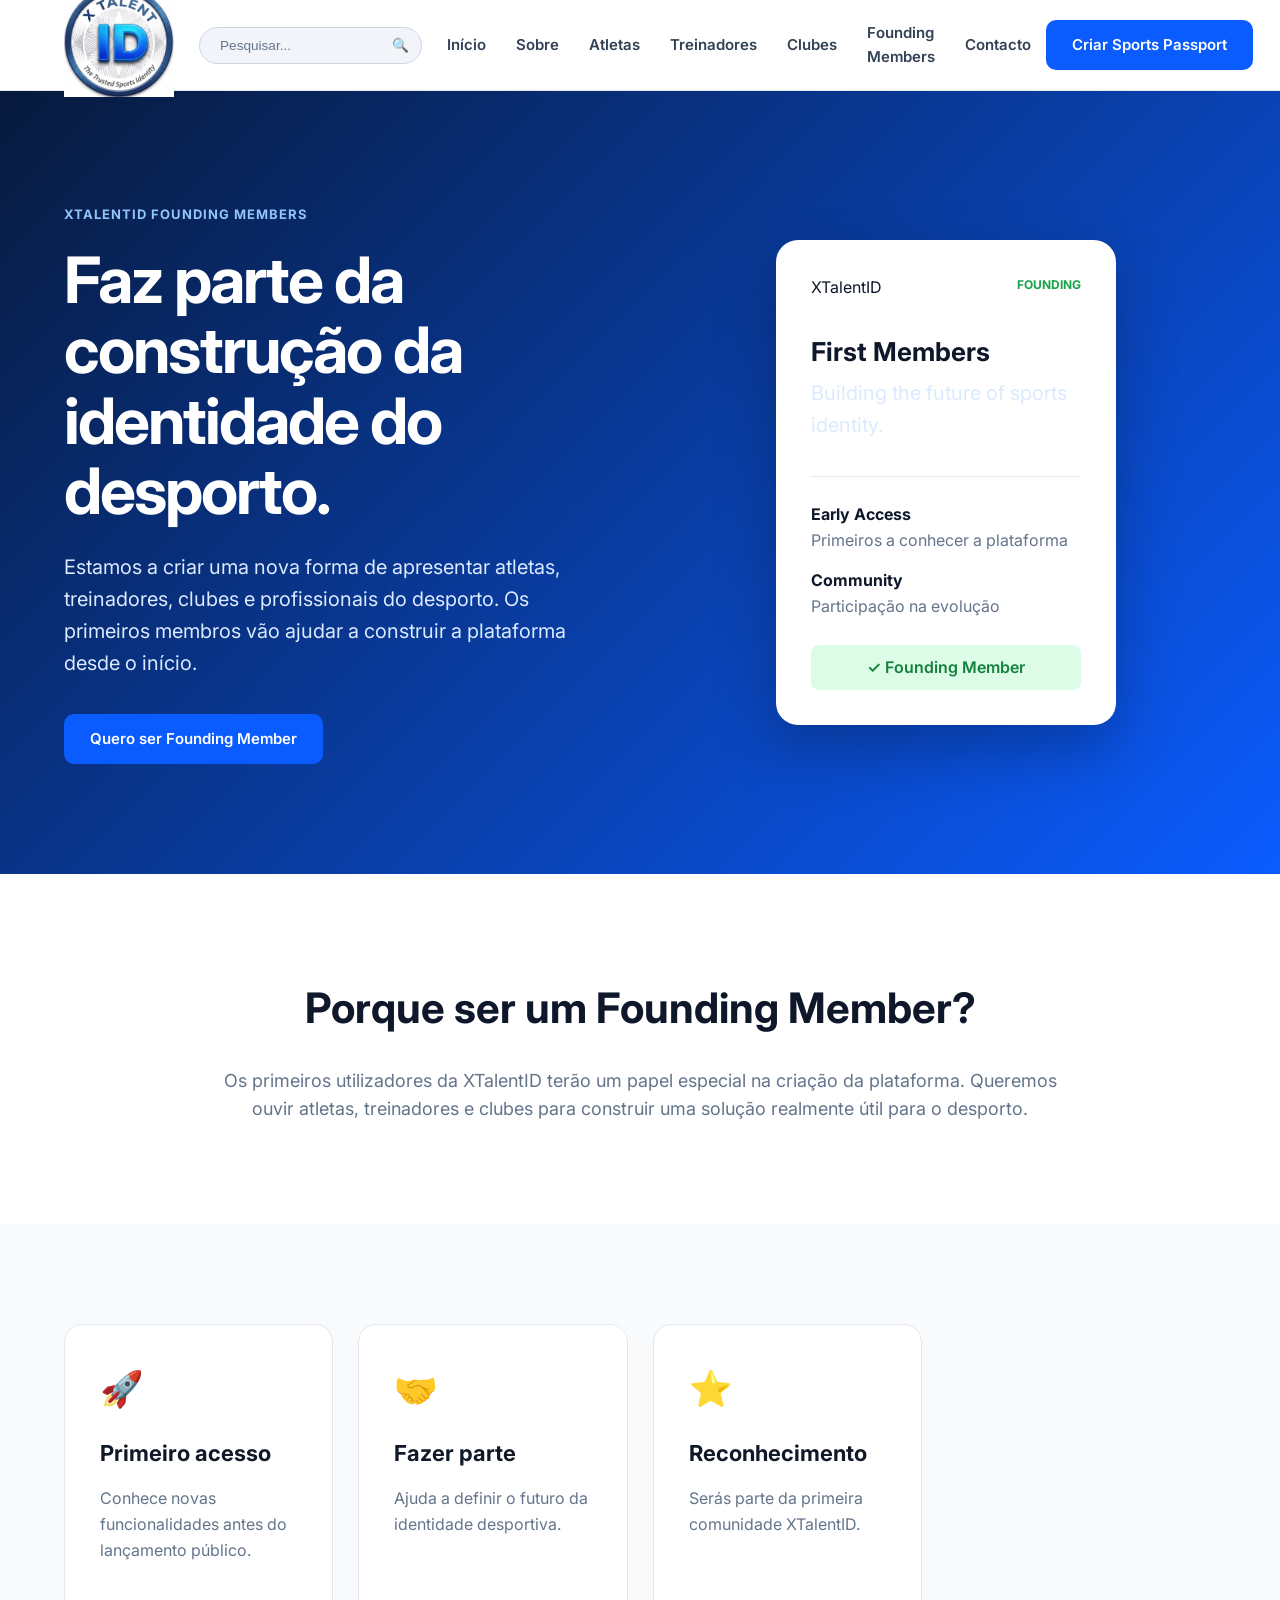
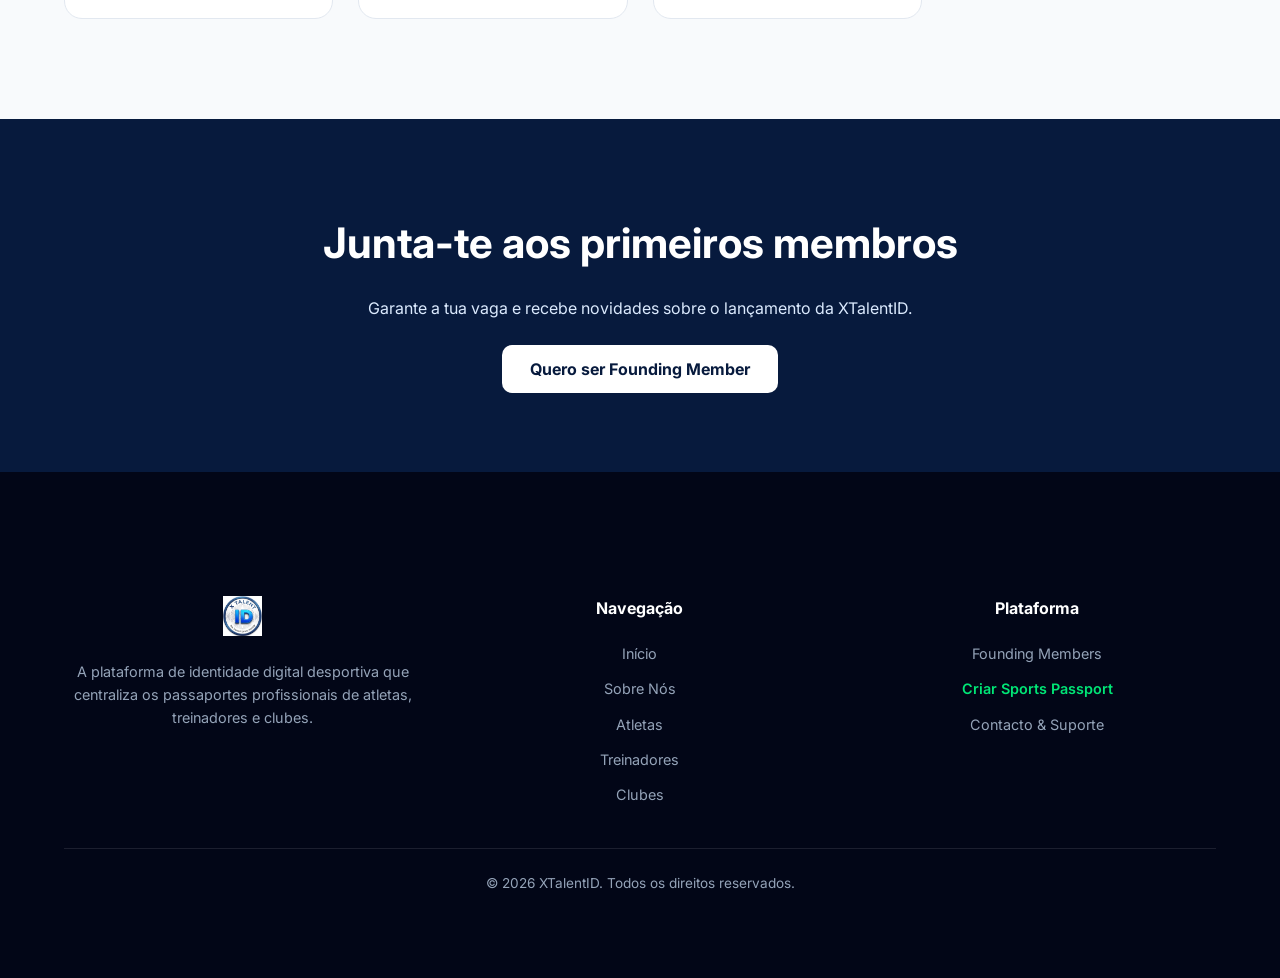
<file: pages/founding-members.html>
<!DOCTYPE html>
<html lang="pt">

<head>

<!-- Meta Tags de Partilha Global XTalentID -->
    <meta property="og:type" content="website">
    <meta property="og:title" content="XTalentID | The Trusted Sports Identity">
    <meta property="og:description" content="A plataforma de identidade digital desportiva que centraliza os passaportes profissionais de atletas, treinadores e clubes.">
    <meta property="og:image" content="https://thylousada.github.io/Xtalentid/images/xtalentidlogo.jpg">
    <meta property="twitter:card" content="summary_large_image">
    <meta property="twitter:title" content="XTalentID | The Trusted Sports Identity">
    <meta property="twitter:description" content="A plataforma de identidade digital desportiva que centraliza os passaportes profissionais de atletas, treinadores e clubes.">
    <meta property="twitter:image" content="https://thylousada.github.io/Xtalentid/images/xtalentidlogo.jpg">    
    <meta charset="UTF-8">
    <meta name="viewport" content="width=device-width, initial-scale=1.0">

    <title>Founding Members | XTalentID</title>

    <link rel="stylesheet" href="../css/style.css">

    <link rel="preconnect" href="https://fonts.googleapis.com">
    <link rel="preconnect" href="https://fonts.gstatic.com" crossorigin>
    <link href="https://fonts.googleapis.com/css2?family=Inter:wght@400;500;600;700;800&display=swap" rel="stylesheet">

</head>

<body>

    <header>
        <div class="container navbar">
            <div class="logo">
                <a href="../index.html">
                    <img src="../images/xtalentidlogo.jpg" alt="XTalentID">
                </a>
            </div>

            <!-- Barra de Pesquisa Rápida -->
            <div class="search-box">
                <input type="text" id="globalSearch" placeholder="Pesquisar..." onkeyup="searchRedirect(event)">
                <button onclick="executeSearch()">🔍</button>
            </div>

            <nav>
                <a href="../index.html">Início</a>
                <a href="sobre.html">Sobre</a>
                <a href="atletas.html">Atletas</a>
                <a href="treinadores.html">Treinadores</a>
                <a href="clubes.html">Clubes</a>
                <a href="founding-members.html">Founding Members</a>
                <a href="contacto.html">Contacto</a>
            </nav>

            <a href="#tally-open=b5MN57&tally-emoji-text=👋&tally-emoji-animation=wave" class="btn-primary">
                Criar Sports Passport
            </a>
        </div>
    </header>

    <main>

        <section class="hero">
            <div class="container hero-grid">
                <div class="hero-content">
                    <span class="tag">
                        XTALENTID FOUNDING MEMBERS
                    </span>

                    <h1>
                        Faz parte da construção da identidade do desporto.
                    </h1>

                    <p>
                        Estamos a criar uma nova forma de apresentar atletas, treinadores, clubes e profissionais do desporto.
                        Os primeiros membros vão ajudar a construir a plataforma desde o início.
                    </p>

                    <div class="hero-buttons">
                        <a href="#tally-open=b5MN57&tally-emoji-text=👋&tally-emoji-animation=wave" class="btn-primary">
                            Quero ser Founding Member
                        </a>
                    </div>
                </div>

                <div class="hero-card">
                    <div class="passport">
                        <div class="passport-header">
                            <span>XTalentID</span>
                            <strong>FOUNDING</strong>
                        </div>

                        <h3>First Members</h3>
                        <p>Building the future of sports identity.</p>

                        <div class="line"></div>

                        <div class="data">
                            <div>
                                <strong>Early Access</strong>
                                <span>Primeiros a conhecer a plataforma</span>
                            </div>

                            <div>
                                <strong>Community</strong>
                                <span>Participação na evolução</span>
                            </div>
                        </div>

                        <div class="verified">
                            ✓ Founding Member
                        </div>
                    </div>
                </div>
            </div>
        </section>

        <section class="section">
            <div class="container center">
                <h2>
                    Porque ser um Founding Member?
                </h2>

                <p>
                    Os primeiros utilizadores da XTalentID terão um papel especial na criação da plataforma.
                    Queremos ouvir atletas, treinadores e clubes para construir uma solução realmente útil para o desporto.
                </p>
            </div>
        </section>

        <section class="section grey">
            <div class="container">
                <div class="cards">
                    <div class="card">
                        <div class="icon">🚀</div>
                        <h3>Primeiro acesso</h3>
                        <p>Conhece novas funcionalidades antes do lançamento público.</p>
                    </div>

                    <div class="card">
                        <div class="icon">🤝</div>
                        <h3>Fazer parte</h3>
                        <p>Ajuda a definir o futuro da identidade desportiva.</p>
                    </div>

                    <div class="card">
                        <div class="icon">⭐</div>
                        <h3>Reconhecimento</h3>
                        <p>Serás parte da primeira comunidade XTalentID.</p>
                    </div>
                </div>
            </div>
        </section>

        <section id="join" class="founders">
            <div class="container center">
                <h2>
                    Junta-te aos primeiros membros
                </h2>

                <p>
                    Garante a tua vaga e recebe novidades sobre o lançamento da XTalentID.
                </p>

                <a href="#tally-open=b5MN57&tally-emoji-text=👋&tally-emoji-animation=wave" class="btn-white">
                    Quero ser Founding Member
                </a>
            </div>
        </section>

    </main>

    <!-- Rodapé Completo XTalentID -->
    <footer>
        <div class="container">
            <div class="footer-grid" style="display: grid; grid-template-columns: repeat(auto-fit, minmax(200px, 1fr)); gap: 2.5rem; padding: 4rem 0 2.5rem 0; border-bottom: 1px solid rgba(255, 255, 255, 0.1);">
                <div class="footer-col">
                    <img src="../images/xtalentidlogo.jpg" alt="XTalentID" style="height: 40px; margin-bottom: 1rem;">
                    <p style="color: #94a3b8; font-size: 0.9rem; line-height: 1.6;">A plataforma de identidade digital desportiva que centraliza os passaportes profissionais de atletas, treinadores e clubes.</p>
                </div>
                <div class="footer-col">
                    <h4 style="color: #ffffff; font-size: 1rem; margin-bottom: 1.2rem; font-weight: 700;">Navegação</h4>
                    <ul style="list-style: none; padding: 0; margin: 0; display: flex; flex-direction: column; gap: 0.6rem;">
                        <li><a href="../index.html" style="color: #94a3b8; text-decoration: none; font-size: 0.9rem;">Início</a></li>
                        <li><a href="sobre.html" style="color: #94a3b8; text-decoration: none; font-size: 0.9rem;">Sobre Nós</a></li>
                        <li><a href="atletas.html" style="color: #94a3b8; text-decoration: none; font-size: 0.9rem;">Atletas</a></li>
                        <li><a href="treinadores.html" style="color: #94a3b8; text-decoration: none; font-size: 0.9rem;">Treinadores</a></li>
                        <li><a href="clubes.html" style="color: #94a3b8; text-decoration: none; font-size: 0.9rem;">Clubes</a></li>
                    </ul>
                </div>
                <div class="footer-col">
                    <h4 style="color: #ffffff; font-size: 1rem; margin-bottom: 1.2rem; font-weight: 700;">Plataforma</h4>
                    <ul style="list-style: none; padding: 0; margin: 0; display: flex; flex-direction: column; gap: 0.6rem;">
                        <li><a href="founding-members.html" style="color: #94a3b8; text-decoration: none; font-size: 0.9rem;">Founding Members</a></li>
                        <li><a href="#tally-open=b5MN57" style="color: #00e676; text-decoration: none; font-size: 0.9rem; font-weight: 600;">Criar Sports Passport</a></li>
                        <li><a href="contacto.html" style="color: #94a3b8; text-decoration: none; font-size: 0.9rem;">Contacto & Suporte</a></li>
                    </ul>
                </div>
            </div>
            <div class="footer-bottom" style="padding: 1.5rem 0; text-align: center; color: #64748b; font-size: 0.85rem;">
                <p>&copy; 2026 XTalentID. Todos os direitos reservados.</p>
            </div>
        </div>
    </footer>

    <!-- Script do Tally -->
    <script async src="https://tally.so/widgets/embed.js"></script>

    <!-- Script de Pesquisa XTalentID -->
    <script>
    function executeSearch() {
        const query = document.getElementById('globalSearch').value.toLowerCase().trim();
        
        if (query.includes('ronaldo') || query.includes('cristiano')) {
            window.location.href = 'cristiano-ronaldo.html';
        } else if (query.length > 0) {
            window.location.href = 'atletas.html?q=' + encodeURIComponent(query);
        }
    }

    function searchRedirect(event) {
        if (event.key === 'Enter') {
            executeSearch();
        }
    }
    </script>

</body>

</html>
</file>
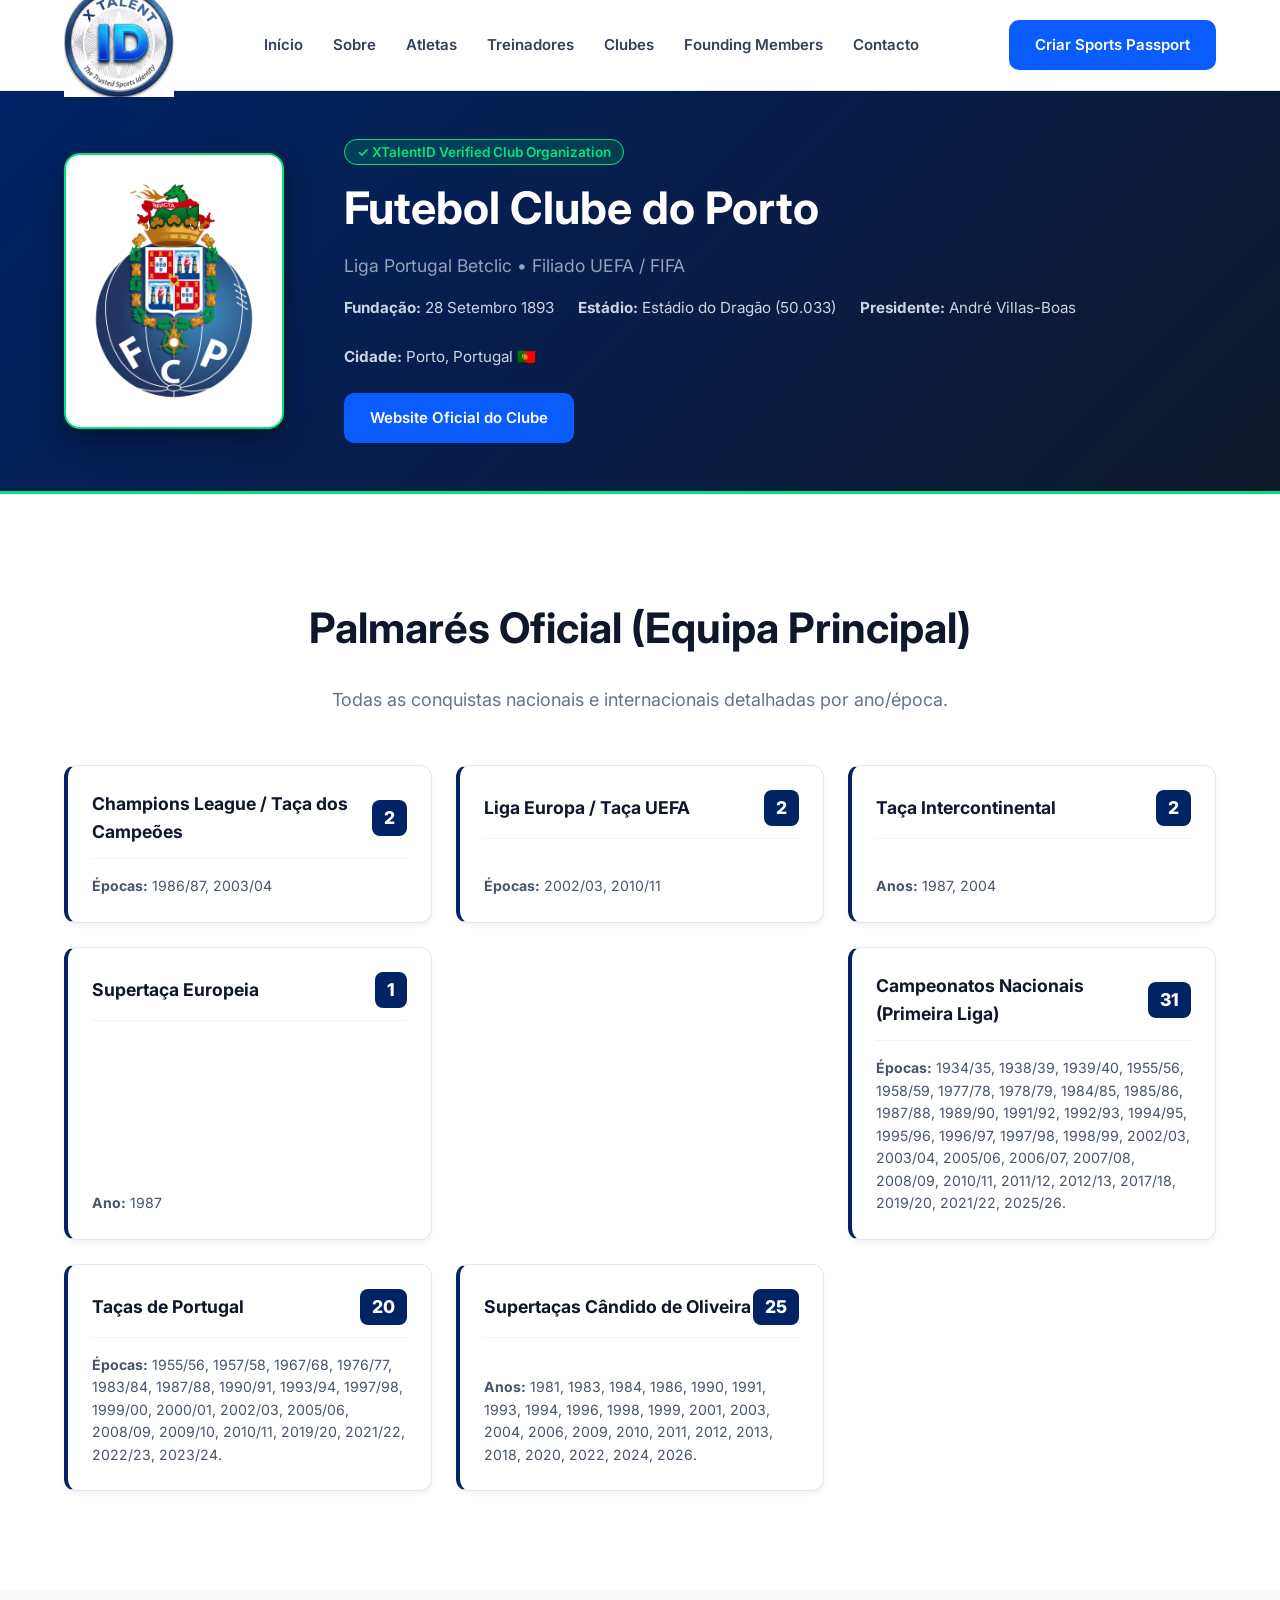
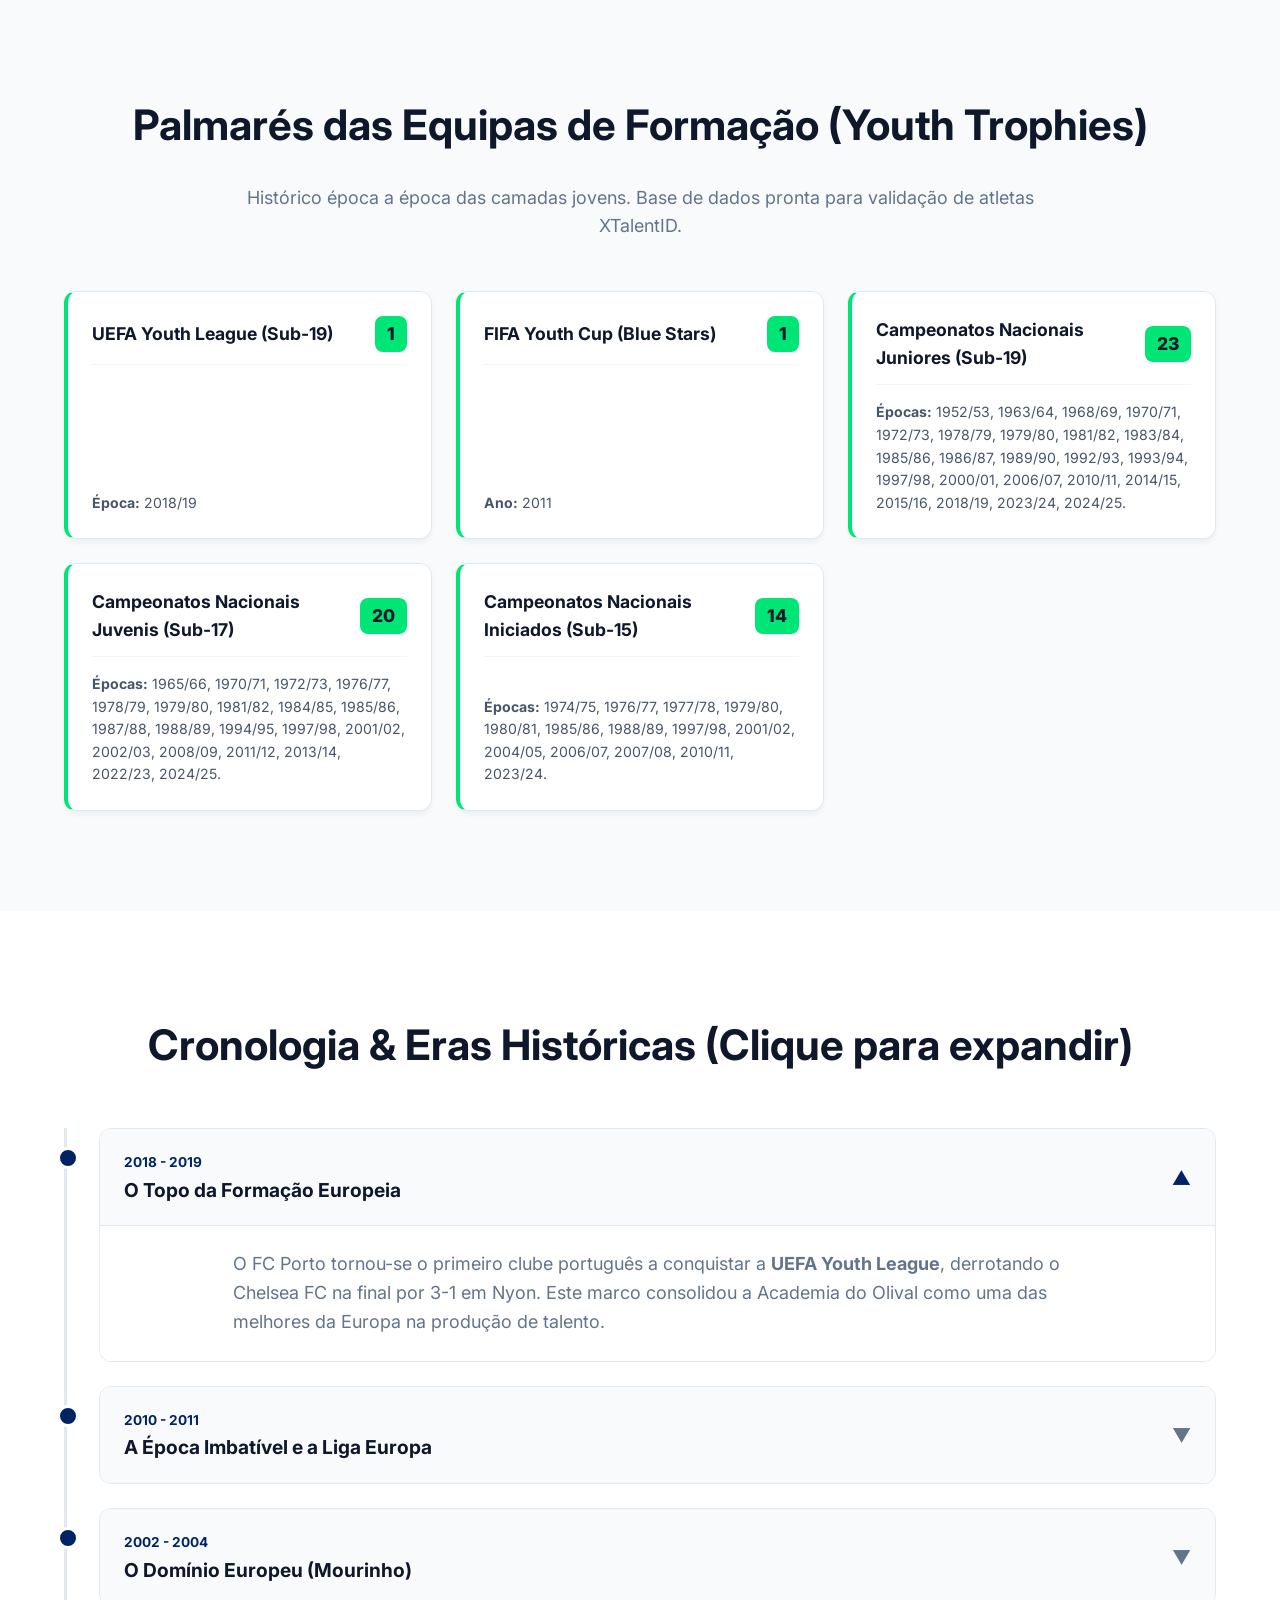
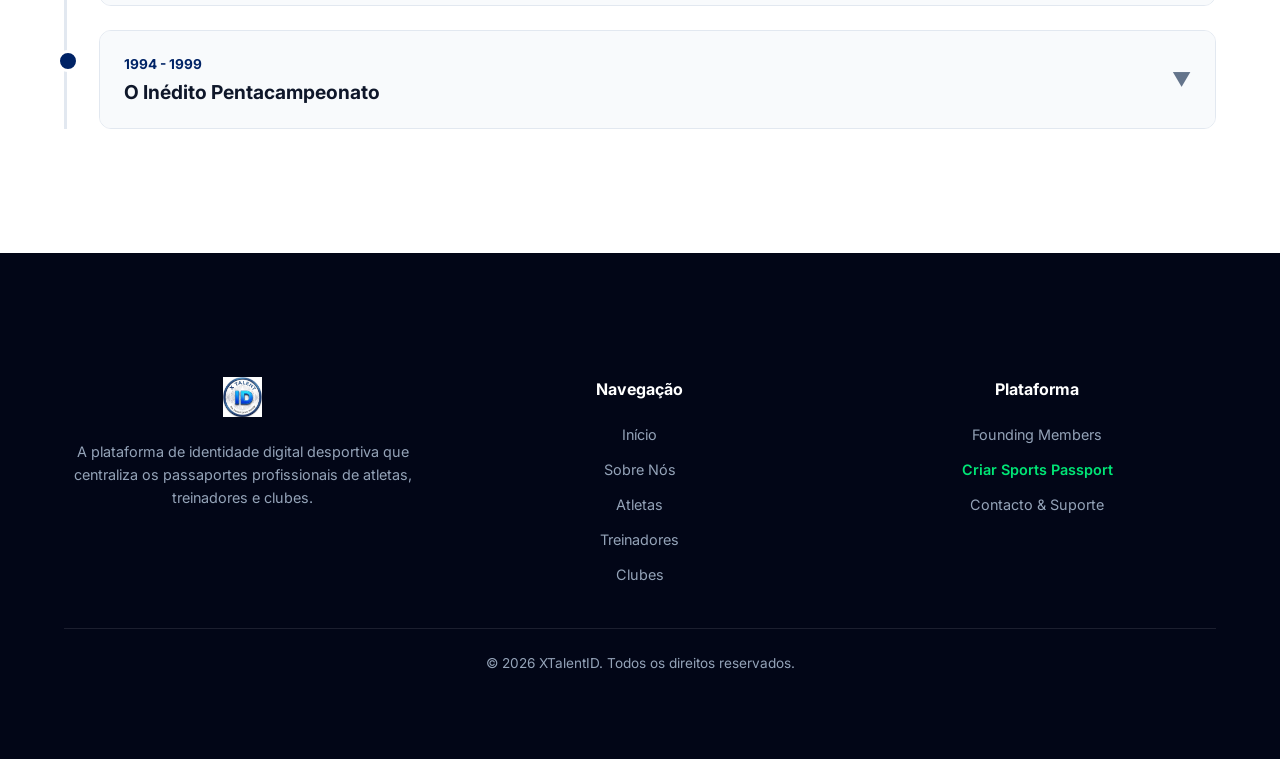
<file: pages/futebol-clube-do-porto.html>
<!DOCTYPE html>
<html lang="pt">
<head>

<!-- Meta Tags de Partilha Global XTalentID -->
    <meta property="og:type" content="website">
    <meta property="og:title" content="XTalentID | The Trusted Sports Identity">
    <meta property="og:description" content="A plataforma de identidade digital desportiva que centraliza os passaportes profissionais de atletas, treinadores e clubes.">
    <meta property="og:image" content="https://thylousada.github.io/Xtalentid/images/xtalentidlogo.jpg">
    <meta property="twitter:card" content="summary_large_image">
    <meta property="twitter:title" content="XTalentID | The Trusted Sports Identity">
    <meta property="twitter:description" content="A plataforma de identidade digital desportiva que centraliza os passaportes profissionais de atletas, treinadores e clubes.">
    <meta property="twitter:image" content="https://thylousada.github.io/Xtalentid/images/xtalentidlogo.jpg">    
    <meta charset="UTF-8">
    <meta name="viewport" content="width=device-width, initial-scale=1.0">
    <title>FC Porto | XTalentID Club Passport</title>
    <link rel="stylesheet" href="../css/style.css">
    <link rel="preconnect" href="https://fonts.googleapis.com">
    <link rel="preconnect" href="https://fonts.gstatic.com" crossorigin>
    <link href="https://fonts.googleapis.com/css2?family=Inter:wght@400;500;600;700;800&display=swap" rel="stylesheet">
    <style>
        /* Estilos Base do Clube */
        .club-header {
            background: linear-gradient(135deg, #002366 0%, #0f172a 100%);
            color: #ffffff;
            padding: 3rem 0;
            border-bottom: 3px solid #00e676;
        }
        .club-grid {
            display: grid;
            grid-template-columns: 240px 1fr;
            gap: 2.5rem;
            align-items: center;
        }
        .club-badge-main {
            width: 100%;
            max-width: 220px;
            background: #ffffff;
            padding: 1.5rem;
            border-radius: 16px;
            box-shadow: 0 10px 25px rgba(0,0,0,0.4);
            border: 2px solid #00e676;
        }
        .club-badge-main img {
            width: 100%;
            height: auto;
            display: block;
        }
        .verified-badge {
            background: rgba(0, 230, 118, 0.15);
            color: #00e676;
            border: 1px solid #00e676;
            font-size: 0.85rem;
            padding: 4px 12px;
            border-radius: 20px;
            font-weight: 600;
        }
        
        /* Grelha de Troféus Detalhada com Anos */
        .trophy-detail-grid {
            display: grid;
            grid-template-columns: repeat(auto-fit, minmax(320px, 1fr));
            gap: 1.5rem;
            margin-top: 1.5rem;
        }
        .trophy-detail-card {
            background: #ffffff;
            border-radius: 12px;
            padding: 1.5rem;
            border: 1px solid #e2e8f0;
            box-shadow: 0 4px 6px -1px rgba(0, 0, 0, 0.05);
            display: flex;
            flex-direction: column;
            justify-content: space-between;
        }
        .trophy-detail-card.youth {
            border-left: 4px solid #00e676;
        }
        .trophy-detail-card.senior {
            border-left: 4px solid #002366;
        }
        .trophy-header {
            display: flex;
            align-items: center;
            justify-content: space-between;
            margin-bottom: 1rem;
            border-bottom: 1px solid #f1f5f9;
            padding-bottom: 0.75rem;
        }
        .trophy-header h3 {
            margin: 0;
            font-size: 1.1rem;
            color: #0f172a;
            font-weight: 700;
        }
        .trophy-badge-count {
            background: #002366;
            color: #ffffff;
            font-weight: 800;
            font-size: 1.1rem;
            padding: 4px 12px;
            border-radius: 8px;
        }
        .trophy-detail-card.youth .trophy-badge-count {
            background: #00e676;
            color: #0f172a;
        }
        .trophy-years {
            font-size: 0.88rem;
            color: #475569;
            line-height: 1.6;
        }

        /* Timeline / História */
        .timeline {
            position: relative;
            padding-left: 2rem;
            border-left: 3px solid #e2e8f0;
            margin-top: 1.5rem;
        }
        .timeline-item {
            position: relative;
            margin-bottom: 1.5rem;
        }
        .timeline-item::before {
            content: '';
            position: absolute;
            left: -2.6rem;
            top: 1.2rem;
            width: 1rem;
            height: 1rem;
            border-radius: 50%;
            background: #002366;
            border: 3px solid #ffffff;
            z-index: 2;
        }
        .timeline-card {
            background: #ffffff;
            border: 1px solid #e2e8f0;
            border-radius: 12px;
            overflow: hidden;
        }
        .timeline-header {
            padding: 1.25rem 1.5rem;
            cursor: pointer;
            display: flex;
            justify-content: space-between;
            align-items: center;
            user-select: none;
            background: #f8fafc;
        }
        .timeline-date {
            font-size: 0.85rem;
            font-weight: 700;
            color: #002366;
            text-transform: uppercase;
        }
        .timeline-title {
            font-size: 1.2rem;
            font-weight: 700;
            color: #0f172a;
            margin: 0;
        }
        .toggle-icon {
            font-size: 1.2rem;
            color: #64748b;
            transition: transform 0.3s ease;
        }
        .timeline-content {
            display: none;
            padding: 1.5rem;
            border-top: 1px solid #e2e8f0;
            background: #ffffff;
            color: #475569;
            font-size: 0.95rem;
            line-height: 1.6;
        }
        .timeline-item.active .timeline-content {
            display: block;
        }
        .timeline-item.active .toggle-icon {
            transform: rotate(180deg);
            color: #002366;
        }

        @media (max-width: 768px) {
            .club-grid { grid-template-columns: 1fr; text-align: center; }
            .club-badge-main { margin: 0 auto; }
            .timeline { padding-left: 1.5rem; }
            .timeline-item::before { left: -2.1rem; }
        }
    </style>
</head>
<body>

    <!-- Header Navbar -->
    <header>
        <div class="container navbar">
            <div class="logo">
                <a href="../index.html"><img src="../images/xtalentidlogo.jpg" alt="XTalentID"></a>
            </div>
            <nav>
                <a href="../index.html">Início</a>
                <a href="sobre.html">Sobre</a>
                <a href="atletas.html">Atletas</a>
                <a href="treinadores.html">Treinadores</a>
                <a href="clubes.html">Clubes</a>
                <a href="founding-members.html">Founding Members</a>
                <a href="contacto.html">Contacto</a>
            </nav>
            <a href="#tally-open=b5MN57" class="btn-primary">Criar Sports Passport</a>
        </div>
    </header>

    <main>
        <!-- Banner Principal do Clube -->
        <section class="club-header">
            <div class="container club-grid">
                <div class="club-badge-main">
                    <img src="../images/fcporto_logo.png" alt="Futebol Clube do Porto">
                </div>
                <div>
                    <span class="verified-badge">✓ XTalentID Verified Club Organization</span>
                    <h1 style="font-size: 2.8rem; margin: 0.5rem 0;">Futebol Clube do Porto</h1>
                    <p style="color: #94a3b8; font-size: 1.1rem; margin-bottom: 1rem;">Liga Portugal Betclic • Filiado UEFA / FIFA</p>
                    
                    <div style="display: flex; flex-wrap: wrap; gap: 1.5rem; color: #cbd5e1; font-size: 0.95rem; margin-bottom: 1.5rem;">
                        <div><strong>Fundação:</strong> 28 Setembro 1893</div>
                        <div><strong>Estádio:</strong> Estádio do Dragão (50.033)</div>
                        <div><strong>Presidente:</strong> André Villas-Boas</div>
                        <div><strong>Cidade:</strong> Porto, Portugal 🇵🇹</div>
                    </div>

                    <a href="https://www.fcporto.pt" target="_blank" rel="noopener" class="btn-primary" style="display: inline-block; text-decoration: none;">Website Oficial do Clube</a>
                </div>
            </div>
        </section>

        <!-- Palmarés Seniores com Histórico de Anos -->
        <section class="section">
            <div class="container">
                <div class="section-title">
                    <h2>Palmarés Oficial (Equipa Principal)</h2>
                    <p>Todas as conquistas nacionais e internacionais detalhadas por ano/época.</p>
                </div>

                <div class="trophy-detail-grid">
                    
                    <div class="trophy-detail-card senior">
                        <div class="trophy-header">
                            <h3>Champions League / Taça dos Campeões</h3>
                            <span class="trophy-badge-count">2</span>
                        </div>
                        <div class="trophy-years">
                            <strong>Épocas:</strong> 1986/87, 2003/04
                        </div>
                    </div>

                    <div class="trophy-detail-card senior">
                        <div class="trophy-header">
                            <h3>Liga Europa / Taça UEFA</h3>
                            <span class="trophy-badge-count">2</span>
                        </div>
                        <div class="trophy-years">
                            <strong>Épocas:</strong> 2002/03, 2010/11
                        </div>
                    </div>

                    <div class="trophy-detail-card senior">
                        <div class="trophy-header">
                            <h3>Taça Intercontinental</h3>
                            <span class="trophy-badge-count">2</span>
                        </div>
                        <div class="trophy-years">
                            <strong>Anos:</strong> 1987, 2004
                        </div>
                    </div>

                    <div class="trophy-detail-card senior">
                        <div class="trophy-header">
                            <h3>Supertaça Europeia</h3>
                            <span class="trophy-badge-count">1</span>
                        </div>
                        <div class="trophy-years">
                            <strong>Ano:</strong> 1987
                        </div>
                    </div>

                    <div class="trophy-detail-card senior" style="grid-column: span 1 / -1;">
                        <div class="trophy-header">
                            <h3>Campeonatos Nacionais (Primeira Liga)</h3>
                            <span class="trophy-badge-count">31</span>
                        </div>
                        <div class="trophy-years">
                            <strong>Épocas:</strong> 1934/35, 1938/39, 1939/40, 1955/56, 1958/59, 1977/78, 1978/79, 1984/85, 1985/86, 1987/88, 1989/90, 1991/92, 1992/93, 1994/95, 1995/96, 1996/97, 1997/98, 1998/99, 2002/03, 2003/04, 2005/06, 2006/07, 2007/08, 2008/09, 2010/11, 2011/12, 2012/13, 2017/18, 2019/20, 2021/22, 2025/26.
                        </div>
                    </div>

                    <div class="trophy-detail-card senior">
                        <div class="trophy-header">
                            <h3>Taças de Portugal</h3>
                            <span class="trophy-badge-count">20</span>
                        </div>
                        <div class="trophy-years">
                            <strong>Épocas:</strong> 1955/56, 1957/58, 1967/68, 1976/77, 1983/84, 1987/88, 1990/91, 1993/94, 1997/98, 1999/00, 2000/01, 2002/03, 2005/06, 2008/09, 2009/10, 2010/11, 2019/20, 2021/22, 2022/23, 2023/24.
                        </div>
                    </div>

                    <div class="trophy-detail-card senior">
                        <div class="trophy-header">
                            <h3>Supertaças Cândido de Oliveira</h3>
                            <span class="trophy-badge-count">25</span>
                        </div>
                        <div class="trophy-years">
                            <strong>Anos:</strong> 1981, 1983, 1984, 1986, 1990, 1991, 1993, 1994, 1996, 1998, 1999, 2001, 2003, 2004, 2006, 2009, 2010, 2011, 2012, 2013, 2018, 2020, 2022, 2024, 2026.
                        </div>
                    </div>

                </div>
            </div>
        </section>

        <!-- Palmarés Formação (Anos Essenciais para Cruzar Dados com Atletas) -->
        <section class="section grey">
            <div class="container">
                <div class="section-title">
                    <h2>Palmarés das Equipas de Formação (Youth Trophies)</h2>
                    <p>Histórico época a época das camadas jovens. Base de dados pronta para validação de atletas XTalentID.</p>
                </div>

                <div class="trophy-detail-grid">
                    
                    <div class="trophy-detail-card youth">
                        <div class="trophy-header">
                            <h3>UEFA Youth League (Sub-19)</h3>
                            <span class="trophy-badge-count">1</span>
                        </div>
                        <div class="trophy-years">
                            <strong>Época:</strong> 2018/19
                        </div>
                    </div>

                    <div class="trophy-detail-card youth">
                        <div class="trophy-header">
                            <h3>FIFA Youth Cup (Blue Stars)</h3>
                            <span class="trophy-badge-count">1</span>
                        </div>
                        <div class="trophy-years">
                            <strong>Ano:</strong> 2011
                        </div>
                    </div>

                    <div class="trophy-detail-card youth" style="grid-column: span 1 / -1;">
                        <div class="trophy-header">
                            <h3>Campeonatos Nacionais Juniores (Sub-19)</h3>
                            <span class="trophy-badge-count">23</span>
                        </div>
                        <div class="trophy-years">
                            <strong>Épocas:</strong> 1952/53, 1963/64, 1968/69, 1970/71, 1972/73, 1978/79, 1979/80, 1981/82, 1983/84, 1985/86, 1986/87, 1989/90, 1992/93, 1993/94, 1997/98, 2000/01, 2006/07, 2010/11, 2014/15, 2015/16, 2018/19, 2023/24, 2024/25.
                        </div>
                    </div>

                    <div class="trophy-detail-card youth">
                        <div class="trophy-header">
                            <h3>Campeonatos Nacionais Juvenis (Sub-17)</h3>
                            <span class="trophy-badge-count">20</span>
                        </div>
                        <div class="trophy-years">
                            <strong>Épocas:</strong> 1965/66, 1970/71, 1972/73, 1976/77, 1978/79, 1979/80, 1981/82, 1984/85, 1985/86, 1987/88, 1988/89, 1994/95, 1997/98, 2001/02, 2002/03, 2008/09, 2011/12, 2013/14, 2022/23, 2024/25.
                        </div>
                    </div>

                    <div class="trophy-detail-card youth">
                        <div class="trophy-header">
                            <h3>Campeonatos Nacionais Iniciados (Sub-15)</h3>
                            <span class="trophy-badge-count">14</span>
                        </div>
                        <div class="trophy-years">
                            <strong>Épocas:</strong> 1974/75, 1976/77, 1977/78, 1979/80, 1980/81, 1985/86, 1988/89, 1997/98, 2001/02, 2004/05, 2006/07, 2007/08, 2010/11, 2023/24.
                        </div>
                    </div>

                </div>
            </div>
        </section>

        <!-- Cronologia Histórica por Eras -->
        <section class="section">
            <div class="container">
                <div class="section-title">
                    <h2>Cronologia & Eras Históricas (Clique para expandir)</h2>
                </div>
                
                <div class="timeline">
                    <!-- Era Recente -->
                    <div class="timeline-item active">
                        <div class="timeline-card">
                            <div class="timeline-header" onclick="toggleTimeline(this)">
                                <div>
                                    <span class="timeline-date">2018 - 2019</span>
                                    <h3 class="timeline-title">O Topo da Formação Europeia</h3>
                                </div>
                                <span class="toggle-icon">▼</span>
                            </div>
                            <div class="timeline-content">
                                <p>O FC Porto tornou-se o primeiro clube português a conquistar a <strong>UEFA Youth League</strong>, derrotando o Chelsea FC na final por 3-1 em Nyon. Este marco consolidou a Academia do Olival como uma das melhores da Europa na produção de talento.</p>
                            </div>
                        </div>
                    </div>

                    <!-- Era Villas-Boas -->
                    <div class="timeline-item">
                        <div class="timeline-card">
                            <div class="timeline-header" onclick="toggleTimeline(this)">
                                <div>
                                    <span class="timeline-date">2010 - 2011</span>
                                    <h3 class="timeline-title">A Época Imbatível e a Liga Europa</h3>
                                </div>
                                <span class="toggle-icon">▼</span>
                            </div>
                            <div class="timeline-content">
                                <p>Sob o comando de André Villas-Boas, o clube venceu a Liga Europa da UEFA numa final 100% portuguesa contra o SC Braga em Dublin, conquistando o Campeonato sem qualquer derrota.</p>
                            </div>
                        </div>
                    </div>

                    <!-- Era Mourinho -->
                    <div class="timeline-item">
                        <div class="timeline-card">
                            <div class="timeline-header" onclick="toggleTimeline(this)">
                                <div>
                                    <span class="timeline-date">2002 - 2004</span>
                                    <h3 class="timeline-title">O Domínio Europeu (Mourinho)</h3>
                                </div>
                                <span class="toggle-icon">▼</span>
                            </div>
                            <div class="timeline-content">
                                <p>Com José Mourinho ao leme, o FC Porto conquistou consecutivamente a Taça UEFA (2002/03) e a Liga dos Campeões da UEFA (2003/04 em Gelsenkirchen).</p>
                            </div>
                        </div>
                    </div>

                    <!-- O Pentacampeonato -->
                    <div class="timeline-item">
                        <div class="timeline-card">
                            <div class="timeline-header" onclick="toggleTimeline(this)">
                                <div>
                                    <span class="timeline-date">1994 - 1999</span>
                                    <h3 class="timeline-title">O Inédito Pentacampeonato</h3>
                                </div>
                                <span class="toggle-icon">▼</span>
                            </div>
                            <div class="timeline-content">
                                <p>Conquista histórica de 5 campeonatos nacionais consecutivos (1994/95 a 1998/99), feito único no futebol português.</p>
                            </div>
                        </div>
                    </div>
                </div>
            </div>
        </section>
    </main>

  <!-- Rodapé Completo XTalentID -->
    <footer>
        <div class="container">
            <div class="footer-grid" style="display: grid; grid-template-columns: repeat(auto-fit, minmax(200px, 1fr)); gap: 2.5rem; padding: 4rem 0 2.5rem 0; border-bottom: 1px solid rgba(255, 255, 255, 0.1);">
                <div class="footer-col">
                    <img src="../images/xtalentidlogo.jpg" alt="XTalentID" style="height: 40px; margin-bottom: 1rem;">
                    <p style="color: #94a3b8; font-size: 0.9rem; line-height: 1.6;">A plataforma de identidade digital desportiva que centraliza os passaportes profissionais de atletas, treinadores e clubes.</p>
                </div>
                <div class="footer-col">
                    <h4 style="color: #ffffff; font-size: 1rem; margin-bottom: 1.2rem; font-weight: 700;">Navegação</h4>
                    <ul style="list-style: none; padding: 0; margin: 0; display: flex; flex-direction: column; gap: 0.6rem;">
                        <li><a href="../index.html" style="color: #94a3b8; text-decoration: none; font-size: 0.9rem;">Início</a></li>
                        <li><a href="sobre.html" style="color: #94a3b8; text-decoration: none; font-size: 0.9rem;">Sobre Nós</a></li>
                        <li><a href="atletas.html" style="color: #94a3b8; text-decoration: none; font-size: 0.9rem;">Atletas</a></li>
                        <li><a href="treinadores.html" style="color: #94a3b8; text-decoration: none; font-size: 0.9rem;">Treinadores</a></li>
                        <li><a href="clubes.html" style="color: #94a3b8; text-decoration: none; font-size: 0.9rem;">Clubes</a></li>
                    </ul>
                </div>
                <div class="footer-col">
                    <h4 style="color: #ffffff; font-size: 1rem; margin-bottom: 1.2rem; font-weight: 700;">Plataforma</h4>
                    <ul style="list-style: none; padding: 0; margin: 0; display: flex; flex-direction: column; gap: 0.6rem;">
                        <li><a href="founding-members.html" style="color: #94a3b8; text-decoration: none; font-size: 0.9rem;">Founding Members</a></li>
                        <li><a href="#tally-open=b5MN57" style="color: #00e676; text-decoration: none; font-size: 0.9rem; font-weight: 600;">Criar Sports Passport</a></li>
                        <li><a href="contacto.html" style="color: #94a3b8; text-decoration: none; font-size: 0.9rem;">Contacto & Suporte</a></li>
                    </ul>
                </div>
            </div>
            <div class="footer-bottom" style="padding: 1.5rem 0; text-align: center; color: #64748b; font-size: 0.85rem;">
                <p>&copy; 2026 XTalentID. Todos os direitos reservados.</p>
            </div>
        </div>
    </footer>
    <!-- Script para Expandir/Recolher a Timeline -->
    <script>
        function toggleTimeline(header) {
            const item = header.closest('.timeline-item');
            if (item) {
                item.classList.toggle('active');
            }
        }
    </script>
</body>
</html>
</file>
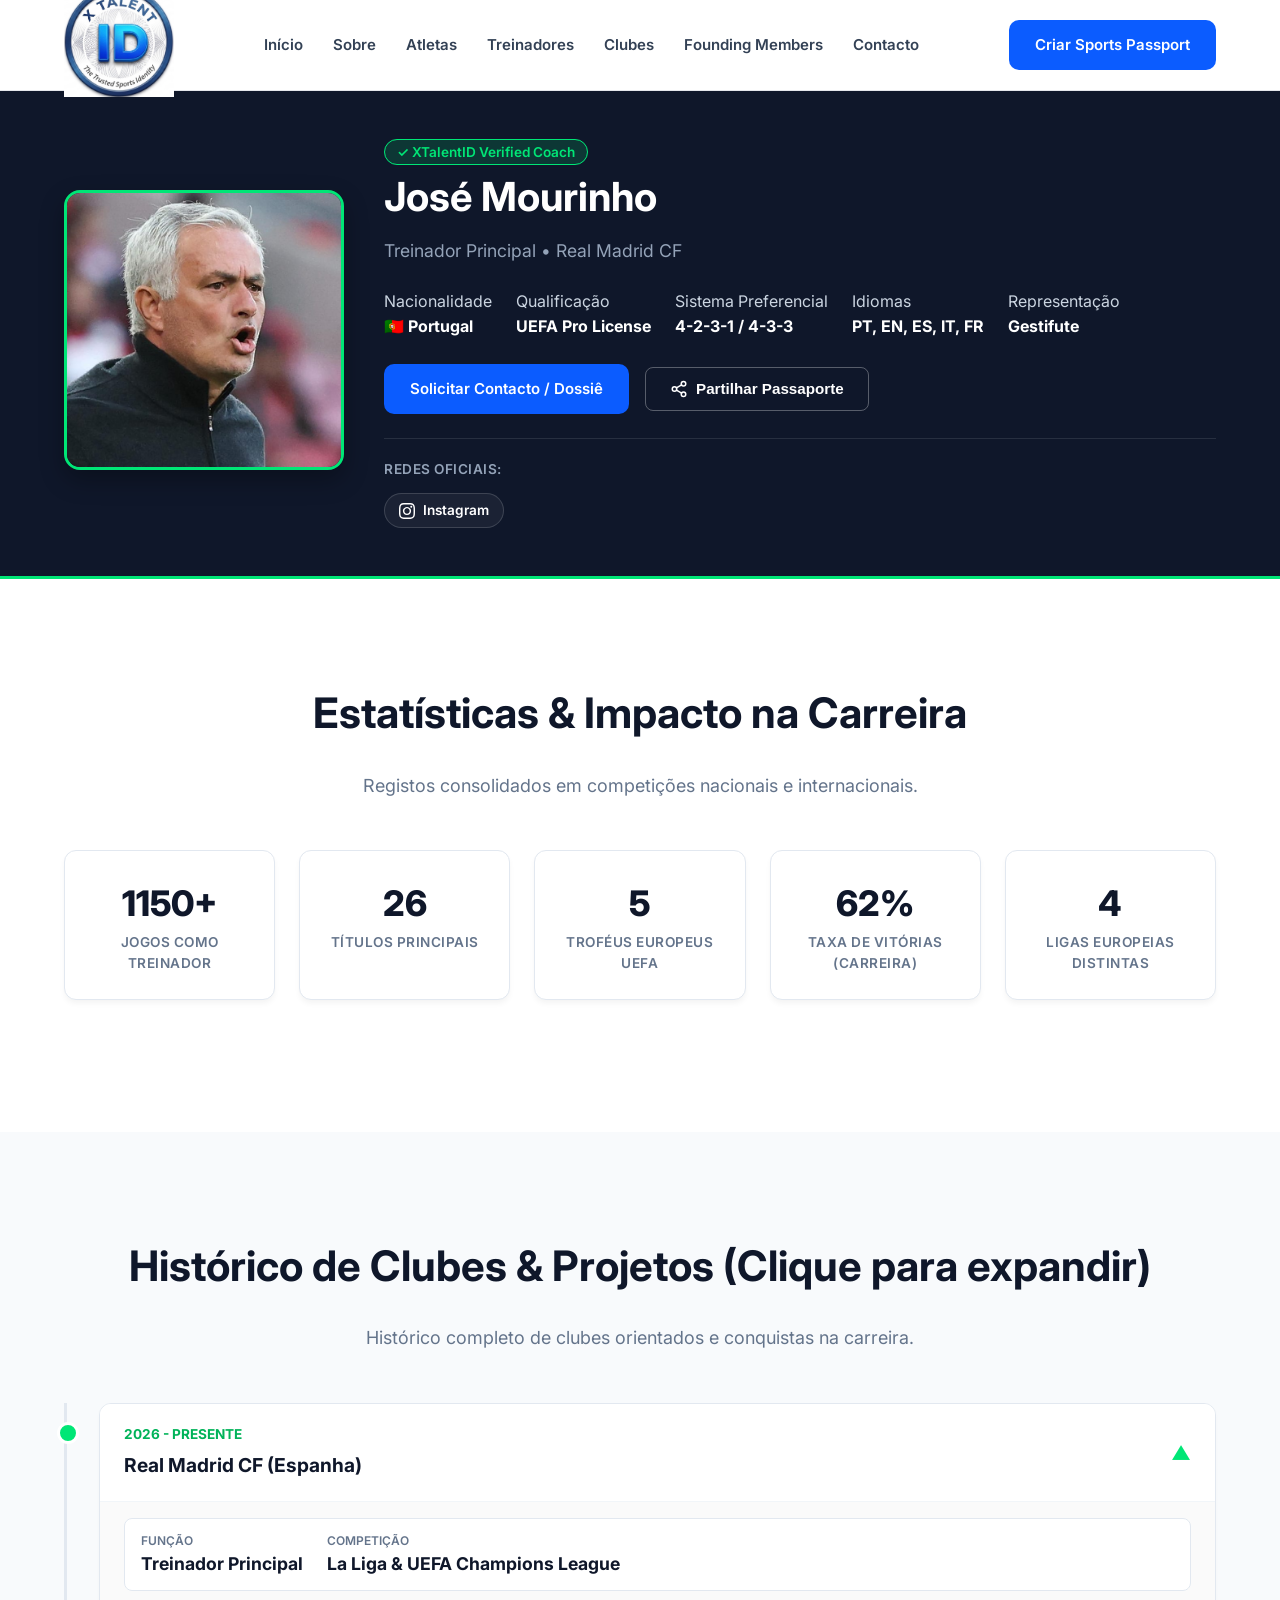
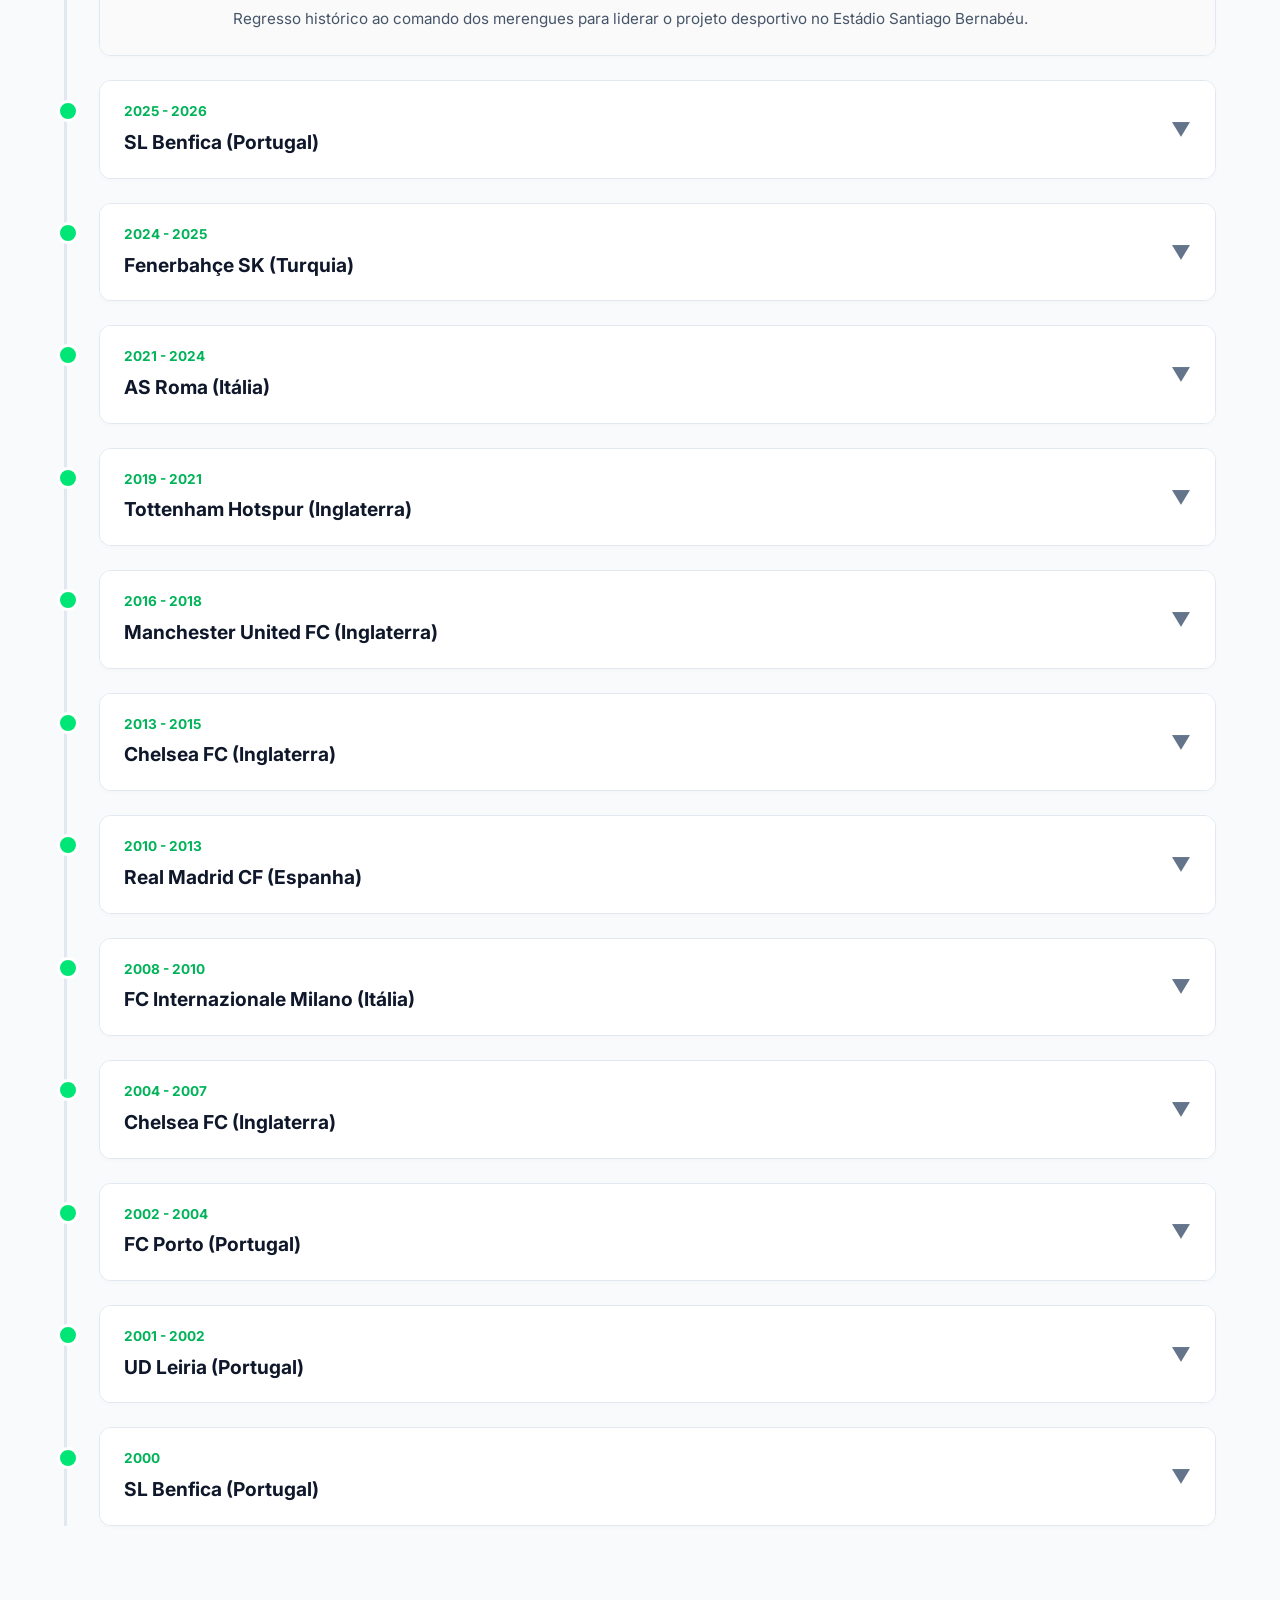
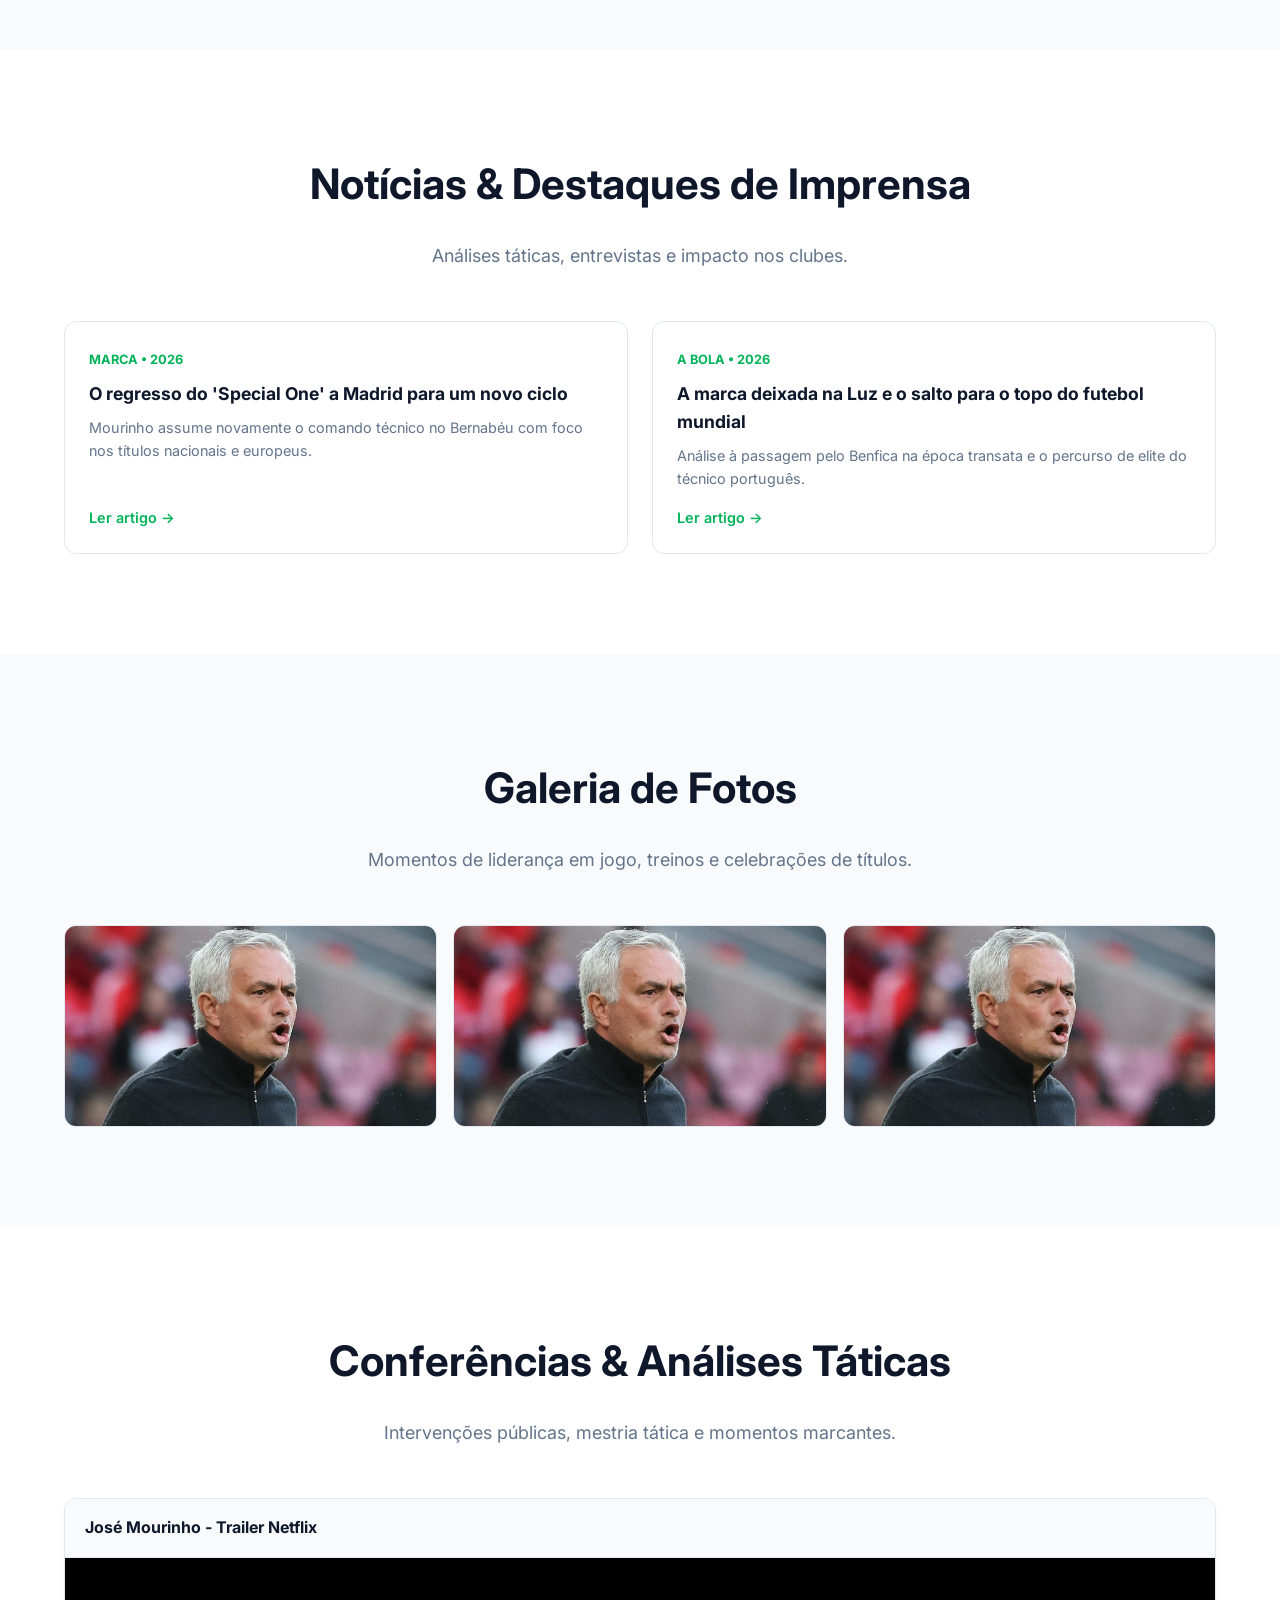
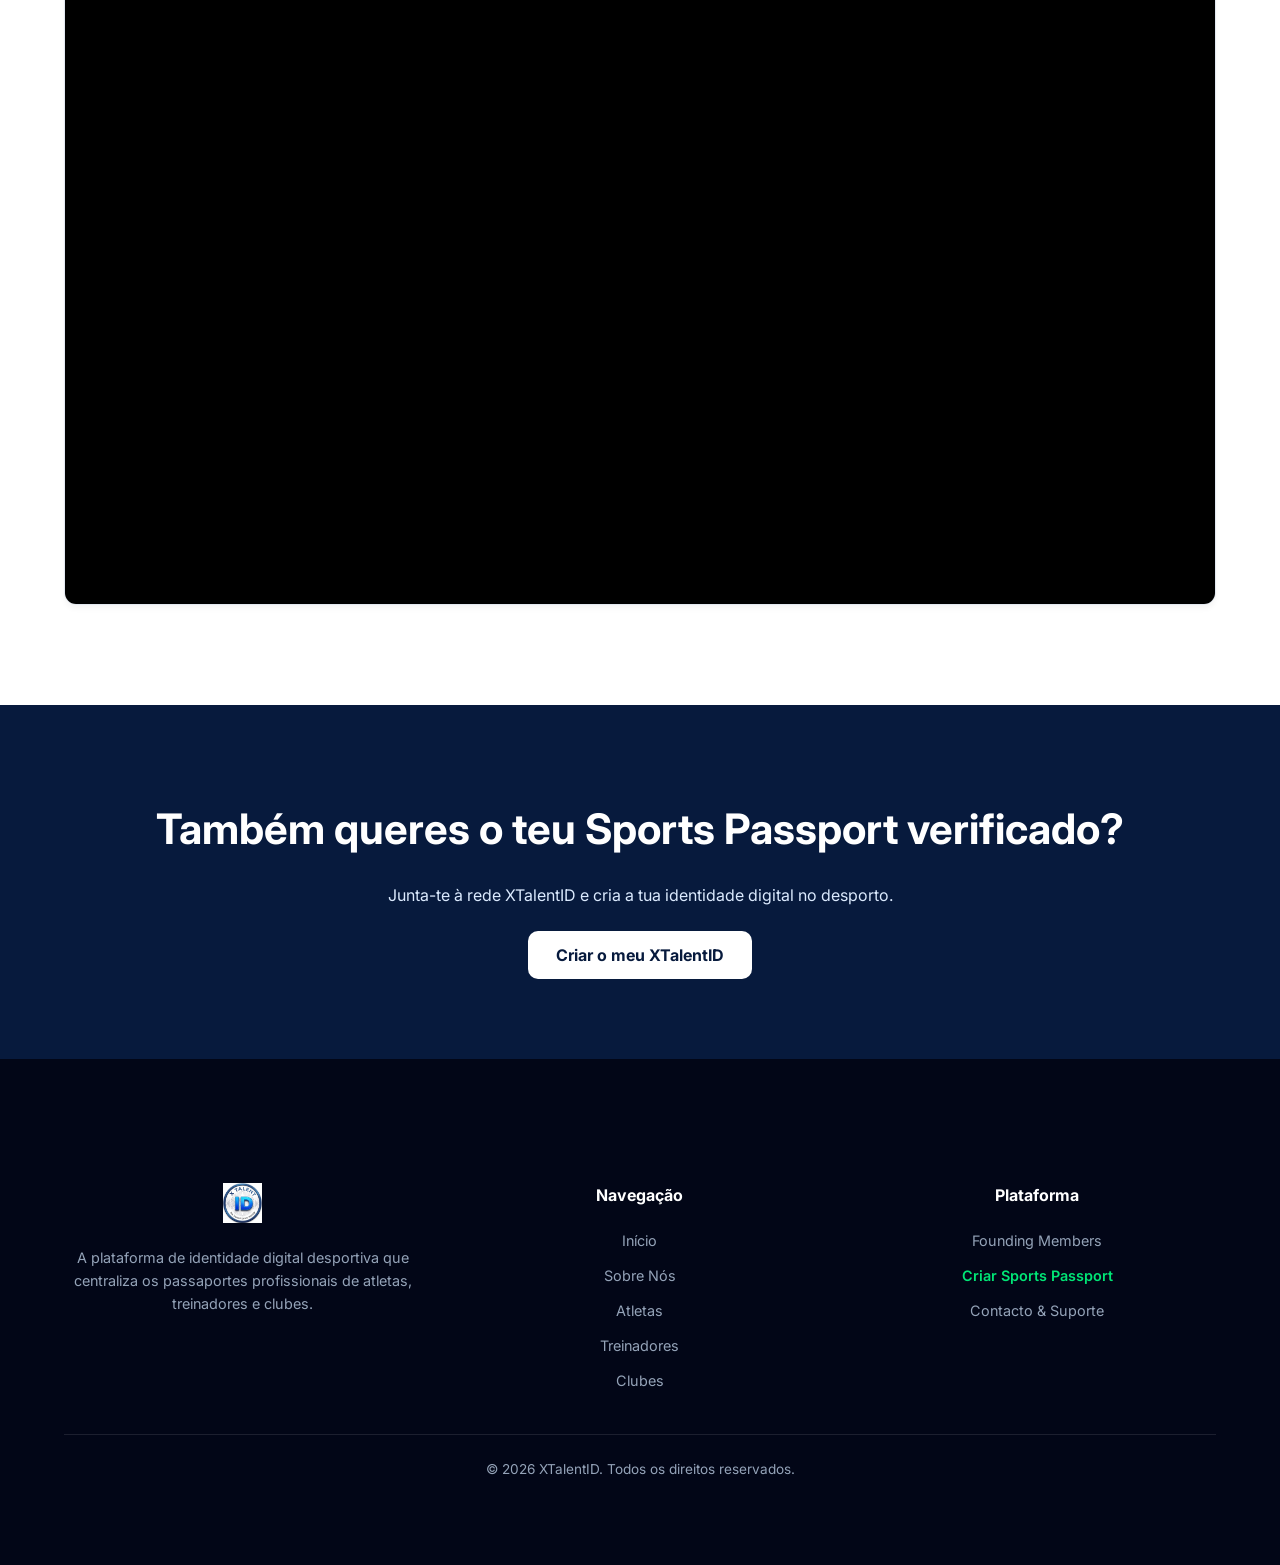
<file: pages/jose-mourinho.html>
<!DOCTYPE html>
<html lang="pt">
<head>

<!-- Meta Tags de Partilha Global XTalentID -->
    <meta property="og:type" content="website">
    <meta property="og:title" content="XTalentID | The Trusted Sports Identity">
    <meta property="og:description" content="A plataforma de identidade digital desportiva que centraliza os passaportes profissionais de atletas, treinadores e clubes.">
    <meta property="og:image" content="https://thylousada.github.io/Xtalentid/images/xtalentidlogo.jpg">
    <meta property="twitter:card" content="summary_large_image">
    <meta property="twitter:title" content="XTalentID | The Trusted Sports Identity">
    <meta property="twitter:description" content="A plataforma de identidade digital desportiva que centraliza os passaportes profissionais de atletas, treinadores e clubes.">
    <meta property="twitter:image" content="https://thylousada.github.io/Xtalentid/images/xtalentidlogo.jpg">    
    <meta charset="UTF-8">
    <meta name="viewport" content="width=device-width, initial-scale=1.0">
    <title>José Mourinho | XTalentID Sports Passport</title>
    <link rel="stylesheet" href="../css/style.css">
    <link rel="preconnect" href="https://fonts.googleapis.com">
    <link rel="preconnect" href="https://fonts.gstatic.com" crossorigin>
    <link href="https://fonts.googleapis.com/css2?family=Inter:wght@400;500;600;700;800&display=swap" rel="stylesheet">
    <style>
        /* Estilos específicos para o perfil do Treinador / Passport */
        .profile-header {
            background: #0f172a;
            color: #ffffff;
            padding: 3rem 0;
            border-bottom: 3px solid #00e676;
        }
        .profile-grid {
            display: grid;
            grid-template-columns: 280px 1fr;
            gap: 2.5rem;
            align-items: center;
        }
        .profile-photo {
            width: 100%;
            border-radius: 16px;
            border: 3px solid #00e676;
            object-fit: cover;
            aspect-ratio: 1/1;
            box-shadow: 0 10px 25px rgba(0, 0, 0, 0.3);
        }
        .profile-info h1 {
            font-size: 2.5rem;
            margin-bottom: 0.5rem;
            display: flex;
            align-items: center;
            gap: 10px;
        }
        .verified-badge {
            background: rgba(0, 230, 118, 0.15);
            color: #00e676;
            border: 1px solid #00e676;
            font-size: 0.85rem;
            padding: 4px 12px;
            border-radius: 20px;
            font-weight: 600;
        }
        .profile-meta {
            display: flex;
            flex-wrap: wrap;
            gap: 1.5rem;
            margin: 1.5rem 0;
            font-size: 1rem;
            color: #cbd5e1;
        }
        .profile-meta div strong {
            color: #ffffff;
            display: block;
        }
        .profile-actions {
            display: flex;
            flex-wrap: wrap;
            gap: 1rem;
            align-items: center;
            margin-top: 1.5rem;
        }
        .btn-outline {
            display: inline-flex;
            align-items: center;
            gap: 8px;
            background: transparent;
            color: #ffffff;
            border: 1px solid rgba(255, 255, 255, 0.3);
            padding: 0.75rem 1.5rem;
            border-radius: 8px;
            font-weight: 600;
            font-size: 0.95rem;
            cursor: pointer;
            transition: all 0.2s ease;
            text-decoration: none;
        }
        .btn-outline:hover {
            border-color: #00e676;
            color: #00e676;
            background: rgba(0, 230, 118, 0.1);
        }
        /* Redes Sociais */
        .social-links-container {
            margin-top: 1.5rem;
            padding-top: 1.25rem;
            border-top: 1px solid rgba(255, 255, 255, 0.1);
        }
        .social-title {
            font-size: 0.85rem;
            color: #94a3b8;
            text-transform: uppercase;
            font-weight: 600;
            letter-spacing: 0.5px;
            display: block;
            margin-bottom: 0.75rem;
        }
        .social-badges {
            display: flex;
            flex-wrap: wrap;
            gap: 0.75rem;
        }
        .social-badge {
            display: inline-flex;
            align-items: center;
            gap: 8px;
            padding: 6px 14px;
            background: rgba(255, 255, 255, 0.05);
            border: 1px solid rgba(255, 255, 255, 0.15);
            border-radius: 20px;
            color: #ffffff;
            font-size: 0.85rem;
            font-weight: 600;
            text-decoration: none;
            transition: all 0.2s ease;
        }
        .social-badge:hover {
            border-color: #00e676;
            color: #00e676;
            background: rgba(0, 230, 118, 0.1);
            transform: translateY(-2px);
        }
        .stats-grid {
            display: grid;
            grid-template-columns: repeat(auto-fit, minmax(180px, 1fr));
            gap: 1.5rem;
            margin: 2rem 0;
        }
        .stat-card {
            background: #ffffff;
            border-radius: 12px;
            padding: 1.5rem;
            text-align: center;
            border: 1px solid #e2e8f0;
            box-shadow: 0 4px 6px -1px rgba(0, 0, 0, 0.05);
        }
        .stat-card .number {
            font-size: 2.2rem;
            font-weight: 800;
            color: #0f172a;
        }
        .stat-card .label {
            font-size: 0.85rem;
            color: #64748b;
            font-weight: 600;
            text-transform: uppercase;
            letter-spacing: 0.5px;
        }
        /* Timeline / Percurso */
        .timeline {
            position: relative;
            padding-left: 2rem;
            border-left: 3px solid #e2e8f0;
            margin-top: 1.5rem;
        }
        .timeline-item {
            position: relative;
            margin-bottom: 1.5rem;
        }
        .timeline-item::before {
            content: '';
            position: absolute;
            left: -2.6rem;
            top: 1.2rem;
            width: 1rem;
            height: 1rem;
            border-radius: 50%;
            background: #00e676;
            border: 3px solid #ffffff;
            z-index: 2;
        }
        .timeline-card {
            background: #ffffff;
            border: 1px solid #e2e8f0;
            border-radius: 12px;
            overflow: hidden;
            transition: all 0.3s ease;
            box-shadow: 0 2px 4px rgba(0, 0, 0, 0.02);
        }
        .timeline-card:hover {
            border-color: #00e676;
            box-shadow: 0 4px 12px rgba(0, 0, 0, 0.05);
        }
        .timeline-header {
            padding: 1.25rem 1.5rem;
            cursor: pointer;
            display: flex;
            justify-content: space-between;
            align-items: center;
            user-select: none;
            background: #ffffff;
        }
        .timeline-header-info {
            display: flex;
            flex-direction: column;
            gap: 4px;
        }
        .timeline-date {
            font-size: 0.85rem;
            font-weight: 700;
            color: #00b359;
            text-transform: uppercase;
        }
        .timeline-title {
            font-size: 1.2rem;
            font-weight: 700;
            color: #0f172a;
            margin: 0;
        }
        .toggle-icon {
            font-size: 1.2rem;
            color: #64748b;
            transition: transform 0.3s ease;
            font-weight: bold;
        }
        .timeline-content {
            display: none;
            padding: 0 1.5rem 1.5rem 1.5rem;
            border-top: 1px solid #f1f5f9;
            background: #fafafa;
        }
        .timeline-item.active .timeline-content {
            display: block;
        }
        .timeline-item.active .toggle-icon {
            transform: rotate(180deg);
            color: #00e676;
        }
        .season-stats {
            display: flex;
            gap: 1.5rem;
            margin: 1rem 0;
            padding: 0.75rem 1rem;
            background: #ffffff;
            border-radius: 8px;
            border: 1px solid #e2e8f0;
        }
        .season-stat-item {
            display: flex;
            flex-direction: column;
        }
        .season-stat-item span {
            font-size: 0.75rem;
            color: #64748b;
            text-transform: uppercase;
            font-weight: 600;
        }
        .season-stat-item strong {
            font-size: 1.1rem;
            color: #0f172a;
        }
        .trophy-list {
            list-style: none;
            padding: 0;
            margin: 0.5rem 0 0 0;
        }
        .trophy-list li {
            font-size: 0.9rem;
            color: #334155;
            margin-bottom: 0.3rem;
            display: flex;
            align-items: center;
            gap: 8px;
        }
        /* Grelha de Vídeos */
        .video-grid {
            display: grid;
            grid-template-columns: repeat(auto-fit, minmax(320px, 1fr));
            gap: 1.5rem;
            margin-top: 1.5rem;
        }
        .video-card {
            background: #ffffff;
            border: 1px solid #e2e8f0;
            border-radius: 12px;
            overflow: hidden;
            box-shadow: 0 4px 6px -1px rgba(0, 0, 0, 0.05);
            transition: transform 0.2s ease, border-color 0.2s ease;
        }
        .video-card:hover {
            border-color: #00e676;
            transform: translateY(-2px);
        }
        .video-card h4 {
            padding: 1rem 1.25rem;
            font-size: 1rem;
            color: #0f172a;
            margin: 0;
            background: #f8fafc;
            border-bottom: 1px solid #e2e8f0;
            font-weight: 700;
        }
        .video-responsive {
            position: relative;
            padding-bottom: 56.25%;
            height: 0;
            overflow: hidden;
            background: #000;
        }
        .video-responsive iframe {
            position: absolute;
            top: 0;
            left: 0;
            width: 100%;
            height: 100%;
            border: 0;
        }
        @media (max-width: 768px) {
            .profile-grid {
                grid-template-columns: 1fr;
                text-align: center;
            }
            .profile-photo {
                max-width: 200px;
                margin: 0 auto;
            }
            .profile-meta,
            .social-badges,
            .profile-actions {
                justify-content: center;
            }
            .timeline {
                padding-left: 1.5rem;
            }
            .timeline-item::before {
                left: -2.1rem;
            }
            .season-stats {
                flex-wrap: wrap;
                gap: 1rem;
            }
            .video-grid {
                grid-template-columns: 1fr;
            }
        }
    </style>
</head>
<body>
    <header>
        <div class="container navbar">
            <div class="logo">
                <a href="../index.html">
                    <img src="../images/xtalentidlogo.jpg" alt="XTalentID">
                </a>
            </div>
            <nav>
                <a href="../index.html">Início</a>
                <a href="sobre.html">Sobre</a>
                <a href="atletas.html">Atletas</a>
                <a href="treinadores.html">Treinadores</a>
                <a href="clubes.html">Clubes</a>
                <a href="founding-members.html">Founding Members</a>
                <a href="contacto.html">Contacto</a>
            </nav>
            <a href="#tally-open=b5MN57&tally-emoji-text=👋&tally-emoji-animation=wave" class="btn-primary">
                Criar Sports Passport
            </a>
        </div>
    </header>
    <main>
        <!-- Header do Perfil / Cartão Principal -->
        <section class="profile-header">
            <div class="container profile-grid">
                <div>
                    <img src="../images/josemourinho.jpg" alt="José Mourinho" class="profile-photo">
                </div>
                <div class="profile-info">
                    <span class="verified-badge">✓ XTalentID Verified Coach</span>
                    <h1>José Mourinho</h1>
                    <p style="color: #94a3b8; font-size: 1.1rem;">Treinador Principal • Real Madrid CF</p>
                    <div class="profile-meta">
                        <div>
                            <span>Nacionalidade</span>
                            <strong>🇵🇹 Portugal</strong>
                        </div>
                        <div>
                            <span>Qualificação</span>
                            <strong>UEFA Pro License</strong>
                        </div>
                        <div>
                            <span>Sistema Preferencial</span>
                            <strong>4-2-3-1 / 4-3-3</strong>
                        </div>
                        <div>
                            <span>Idiomas</span>
                            <strong>PT, EN, ES, IT, FR</strong>
                        </div>
                        <div>
                            <span>Representação</span>
                            <strong>Gestifute</strong>
                        </div>
                    </div>
                    <!-- Ações -->
                    <div class="profile-actions">
                        <a href="#tally-open=b5MN57&tally-emoji-text=👋&tally-emoji-animation=wave" class="btn-primary">
                            Solicitar Contacto / Dossiê
                        </a>
                        <button onclick="sharePassport()" class="btn-outline" id="shareBtn">
                            <svg width="18" height="18" viewBox="0 0 24 24" fill="none" stroke="currentColor" stroke-width="2" stroke-linecap="round" stroke-linejoin="round">
                                <circle cx="18" cy="5" r="3"></circle>
                                <circle cx="6" cy="12" r="3"></circle>
                                <circle cx="18" cy="19" r="3"></circle>
                                <line x1="8.59" y1="13.51" x2="15.42" y2="17.49"></line>
                                <line x1="15.41" y1="6.51" x2="8.59" y2="10.49"></line>
                            </svg>
                            <span id="shareText">Partilhar Passaporte</span>
                        </button>
                    </div>
                    <!-- Redes Sociais -->
                    <div class="social-links-container">
                        <span class="social-title">Redes Oficiais:</span>
                        <div class="social-badges">
                            <a href="https://www.instagram.com/josemourinho/" target="_blank" rel="noopener" class="social-badge">
                                <svg width="16" height="16" viewBox="0 0 24 24" fill="currentColor"><path d="M12 2.163c3.204 0 3.584.012 4.85.07 3.252.148 4.771 1.691 4.919 4.919.058 1.265.069 1.645.069 4.849 0 3.205-.012 3.584-.069 4.849-.149 3.225-1.664 4.771-4.919 4.919-1.266.058-1.644.07-4.85.07-3.204 0-3.584-.012-4.849-.07-3.26-.149-4.771-1.699-4.919-4.92-.058-1.265-.07-1.644-.07-4.849 0-3.204.013-3.583.07-4.849.149-3.227 1.664-4.771 4.919-4.919 1.266-.057 1.645-.069 4.849-.069zm0-2.163c-3.259 0-3.667.014-4.947.072-4.358.2-6.78 2.618-6.98 6.98-.059 1.281-.073 1.689-.073 4.948 0 3.259.014 3.668.072 4.948.2 4.358 2.618 6.78 6.98 6.98 1.281.058 1.689.072 4.948.072 3.259 0 3.668-.014 4.948-.072 4.354-.2 6.782-2.618 6.979-6.98.059-1.28.073-1.689.073-4.948 0-3.259-.014-3.667-.072-4.947-.196-4.354-2.617-6.78-6.979-6.98-1.281-.059-1.69-.073-4.949-.073zm0 5.838c-3.403 0-6.162 2.759-6.162 6.162s2.759 6.163 6.162 6.163 6.162-2.759 6.162-6.163c0-3.403-2.759-6.162-6.162-6.162zm0 10.162c-2.209 0-4-1.79-4-4 0-2.209 1.791-4 4-4s4 1.791 4 4c0 2.21-1.791 4-4 4zm6.406-11.845c-.796 0-1.441.645-1.441 1.44s.645 1.44 1.441 1.44c.795 0 1.439-.645 1.439-1.44s-.644-1.44-1.439-1.44z"/></svg>
                                Instagram
                            </a>
                        </div>
                    </div>
                </div>
            </div>
        </section>
        <!-- Métricas Principais do Treinador -->
        <section class="section">
            <div class="container">
                <div class="section-title center">
                    <h2>Estatísticas & Impacto na Carreira</h2>
                    <p>Registos consolidados em competições nacionais e internacionais.</p>
                </div>
                <div class="stats-grid">
                    <div class="stat-card">
                        <div class="number">1150+</div>
                        <div class="label">Jogos como Treinador</div>
                    </div>
                    <div class="stat-card">
                        <div class="number">26</div>
                        <div class="label">Títulos Principais</div>
                    </div>
                    <div class="stat-card">
                        <div class="number">5</div>
                        <div class="label">Troféus Europeus UEFA</div>
                    </div>
                    <div class="stat-card">
                        <div class="number">62%</div>
                        <div class="label">Taxa de Vitórias (Carreira)</div>
                    </div>
                    <div class="stat-card">
                        <div class="number">4</div>
                        <div class="label">Ligas Europeias Distintas</div>
                    </div>
                </div>
            </div>
        </section>
        <!-- Percurso Completo do Treinador (Timeline Completa) -->
        <section class="section grey">
            <div class="container">
                <div class="section-title">
                    <h2>Histórico de Clubes & Projetos (Clique para expandir)</h2>
                    <p>Histórico completo de clubes orientados e conquistas na carreira.</p>
                </div>
                <div class="timeline">
                    <!-- Real Madrid (2º Período) -->
                    <div class="timeline-item active">
                        <div class="timeline-card">
                            <div class="timeline-header" onclick="toggleTimeline(this)">
                                <div class="timeline-header-info">
                                    <span class="timeline-date">2026 - Presente</span>
                                    <h3 class="timeline-title">Real Madrid CF (Espanha)</h3>
                                </div>
                                <span class="toggle-icon">▼</span>
                            </div>
                            <div class="timeline-content">
                                <div class="season-stats">
                                    <div class="season-stat-item">
                                        <span>Função</span>
                                        <strong>Treinador Principal</strong>
                                    </div>
                                    <div class="season-stat-item">
                                        <span>Competição</span>
                                        <strong>La Liga & UEFA Champions League</strong>
                                    </div>
                                </div>
                                <p style="color: #475569; font-size: 0.95rem;">Regresso histórico ao comando dos merengues para liderar o projeto desportivo no Estádio Santiago Bernabéu.</p>
                            </div>
                        </div>
                    </div>
                    <!-- SL Benfica (2º Período) -->
                    <div class="timeline-item">
                        <div class="timeline-card">
                            <div class="timeline-header" onclick="toggleTimeline(this)">
                                <div class="timeline-header-info">
                                    <span class="timeline-date">2025 - 2026</span>
                                    <h3 class="timeline-title">SL Benfica (Portugal)</h3>
                                </div>
                                <span class="toggle-icon">▼</span>
                            </div>
                            <div class="timeline-content">
                                <div class="season-stats">
                                    <div class="season-stat-item">
                                        <span>Função</span>
                                        <strong>Treinador Principal</strong>
                                    </div>
                                    <div class="season-stat-item">
                                        <span>Competição</span>
                                        <strong>Liga Portugal & UEFA Champions League</strong>
                                    </div>
                                </div>
                                <p style="color: #475569; font-size: 0.95rem;">Regresso ao futebol português e ao clube onde iniciou a carreira como treinador principal.</p>
                            </div>
                        </div>
                    </div>
                    <!-- Fenerbahçe SK -->
                    <div class="timeline-item">
                        <div class="timeline-card">
                            <div class="timeline-header" onclick="toggleTimeline(this)">
                                <div class="timeline-header-info">
                                    <span class="timeline-date">2024 - 2025</span>
                                    <h3 class="timeline-title">Fenerbahçe SK (Turquia)</h3>
                                </div>
                                <span class="toggle-icon">▼</span>
                            </div>
                            <div class="timeline-content">
                                <div class="season-stats">
                                    <div class="season-stat-item">
                                        <span>Função</span>
                                        <strong>Treinador Principal</strong>
                                    </div>
                                </div>
                                <p style="color: #475569; font-size: 0.95rem;">Passagem marcante pelo futebol turco com forte impacto mediático e presença nas competições europeias.</p>
                            </div>
                        </div>
                    </div>
                    <!-- AS Roma -->
                    <div class="timeline-item">
                        <div class="timeline-card">
                            <div class="timeline-header" onclick="toggleTimeline(this)">
                                <div class="timeline-header-info">
                                    <span class="timeline-date">2021 - 2024</span>
                                    <h3 class="timeline-title">AS Roma (Itália)</h3>
                                </div>
                                <span class="toggle-icon">▼</span>
                            </div>
                            <div class="timeline-content">
                                <div class="season-stats">
                                    <div class="season-stat-item">
                                        <span>Jogos</span>
                                        <strong>138</strong>
                                    </div>
                                    <div class="season-stat-item">
                                        <span>Vitórias</span>
                                        <strong>68</strong>
                                    </div>
                                </div>
                                <p style="color: #475569; font-size: 0.95rem;">Conquista do primeiro troféu europeu da história do clube e duas finais europeias consecutivas.</p>
                                <ul class="trophy-list">
                                    <li>🏆 UEFA Conference League (2021/22)</li>
                                    <li>🥈 Finalista UEFA Europa League (2022/23)</li>
                                </ul>
                            </div>
                        </div>
                    </div>
                    <!-- Tottenham Hotspur -->
                    <div class="timeline-item">
                        <div class="timeline-card">
                            <div class="timeline-header" onclick="toggleTimeline(this)">
                                <div class="timeline-header-info">
                                    <span class="timeline-date">2019 - 2021</span>
                                    <h3 class="timeline-title">Tottenham Hotspur (Inglaterra)</h3>
                                </div>
                                <span class="toggle-icon">▼</span>
                            </div>
                            <div class="timeline-content">
                                <div class="season-stats">
                                    <div class="season-stat-item">
                                        <span>Jogos</span>
                                        <strong>86</strong>
                                    </div>
                                    <div class="season-stat-item">
                                        <span>Vitórias</span>
                                        <strong>45</strong>
                                    </div>
                                </div>
                                <p style="color: #475569; font-size: 0.95rem;">Qualificação europeia e apuramento para a final da Taça da Liga Inglesa.</p>
                            </div>
                        </div>
                    </div>
                    <!-- Manchester United -->
                    <div class="timeline-item">
                        <div class="timeline-card">
                            <div class="timeline-header" onclick="toggleTimeline(this)">
                                <div class="timeline-header-info">
                                    <span class="timeline-date">2016 - 2018</span>
                                    <h3 class="timeline-title">Manchester United FC (Inglaterra)</h3>
                                </div>
                                <span class="toggle-icon">▼</span>
                            </div>
                            <div class="timeline-content">
                                <div class="season-stats">
                                    <div class="season-stat-item">
                                        <span>Jogos</span>
                                        <strong>144</strong>
                                    </div>
                                    <div class="season-stat-item">
                                        <span>Vitórias</span>
                                        <strong>84</strong>
                                    </div>
                                </div>
                                <p style="color: #475569; font-size: 0.95rem;">Conquista de três títulos na primeira época em Old Trafford.</p>
                                <ul class="trophy-list">
                                    <li>🏆 UEFA Europa League (2016/17)</li>
                                    <li>🏆 EFL Cup (2016/17)</li>
                                    <li>🏆 FA Community Shield (2016)</li>
                                </ul>
                            </div>
                        </div>
                    </div>
                    <!-- Chelsea FC (2º Período) -->
                    <div class="timeline-item">
                        <div class="timeline-card">
                            <div class="timeline-header" onclick="toggleTimeline(this)">
                                <div class="timeline-header-info">
                                    <span class="timeline-date">2013 - 2015</span>
                                    <h3 class="timeline-title">Chelsea FC (Inglaterra)</h3>
                                </div>
                                <span class="toggle-icon">▼</span>
                            </div>
                            <div class="timeline-content">
                                <div class="season-stats">
                                    <div class="season-stat-item">
                                        <span>Jogos</span>
                                        <strong>136</strong>
                                    </div>
                                    <div class="season-stat-item">
                                        <span>Vitórias</span>
                                        <strong>80</strong>
                                    </div>
                                </div>
                                <p style="color: #475569; font-size: 0.95rem;">Regresso aos 'Blues' com a conquista de nova Premier League.</p>
                                <ul class="trophy-list">
                                    <li>🏆 Premier League (2014/15)</li>
                                    <li>🏆 Football League Cup (2014/15)</li>
                                </ul>
                            </div>
                        </div>
                    </div>
                    <!-- Real Madrid (1º Período) -->
                    <div class="timeline-item">
                        <div class="timeline-card">
                            <div class="timeline-header" onclick="toggleTimeline(this)">
                                <div class="timeline-header-info">
                                    <span class="timeline-date">2010 - 2013</span>
                                    <h3 class="timeline-title">Real Madrid CF (Espanha)</h3>
                                </div>
                                <span class="toggle-icon">▼</span>
                            </div>
                            <div class="timeline-content">
                                <div class="season-stats">
                                    <div class="season-stat-item">
                                        <span>Jogos</span>
                                        <strong>178</strong>
                                    </div>
                                    <div class="season-stat-item">
                                        <span>Vitórias</span>
                                        <strong>128</strong>
                                    </div>
                                </div>
                                <p style="color: #475569; font-size: 0.95rem;">Conquista da "Liga dos Recordes" com 100 pontos e 121 golos marcados.</p>
                                <ul class="trophy-list">
                                    <li>🏆 La Liga (2011/12)</li>
                                    <li>🏆 Copa del Rey (2010/11)</li>
                                    <li>🏆 Supercopa de España (2012)</li>
                                </ul>
                            </div>
                        </div>
                    </div>
                    <!-- Inter de Milão -->
                    <div class="timeline-item">
                        <div class="timeline-card">
                            <div class="timeline-header" onclick="toggleTimeline(this)">
                                <div class="timeline-header-info">
                                    <span class="timeline-date">2008 - 2010</span>
                                    <h3 class="timeline-title">FC Internazionale Milano (Itália)</h3>
                                </div>
                                <span class="toggle-icon">▼</span>
                            </div>
                            <div class="timeline-content">
                                <div class="season-stats">
                                    <div class="season-stat-item">
                                        <span>Jogos</span>
                                        <strong>108</strong>
                                    </div>
                                    <div class="season-stat-item">
                                        <span>Vitórias</span>
                                        <strong>67</strong>
                                    </div>
                                </div>
                                <p style="color: #475569; font-size: 0.95rem;">Época dourada com a conquista do Triplete histórico.</p>
                                <ul class="trophy-list">
                                    <li>🏆 UEFA Champions League (2009/10)</li>
                                    <li>🏆 2x Serie A (2008/09, 2009/10)</li>
                                    <li>🏆 Coppa Italia (2009/10)</li>
                                    <li>🏆 Supercoppa Italiana (2008)</li>
                                </ul>
                            </div>
                        </div>
                    </div>
                    <!-- Chelsea FC (1º Período) -->
                    <div class="timeline-item">
                        <div class="timeline-card">
                            <div class="timeline-header" onclick="toggleTimeline(this)">
                                <div class="timeline-header-info">
                                    <span class="timeline-date">2004 - 2007</span>
                                    <h3 class="timeline-title">Chelsea FC (Inglaterra)</h3>
                                </div>
                                <span class="toggle-icon">▼</span>
                            </div>
                            <div class="timeline-content">
                                <div class="season-stats">
                                    <div class="season-stat-item">
                                        <span>Jogos</span>
                                        <strong>185</strong>
                                    </div>
                                    <div class="season-stat-item">
                                        <span>Vitórias</span>
                                        <strong>124</strong>
                                    </div>
                                </div>
                                <p style="color: #475569; font-size: 0.95rem;">Afirmação em Inglaterra quebrando o jejum de 50 anos do clube sem títulos de campeão.</p>
                                <ul class="trophy-list">
                                    <li>🏆 2x Premier League (2004/05, 2005/06)</li>
                                    <li>🏆 FA Cup (2006/07)</li>
                                    <li>🏆 2x Football League Cup (2004/05, 2006/07)</li>
                                    <li>🏆 FA Community Shield (2005)</li>
                                </ul>
                            </div>
                        </div>
                    </div>
                    <!-- FC Porto -->
                    <div class="timeline-item">
                        <div class="timeline-card">
                            <div class="timeline-header" onclick="toggleTimeline(this)">
                                <div class="timeline-header-info">
                                    <span class="timeline-date">2002 - 2004</span>
                                    <h3 class="timeline-title">FC Porto (Portugal)</h3>
                                </div>
                                <span class="toggle-icon">▼</span>
                            </div>
                            <div class="timeline-content">
                                <div class="season-stats">
                                    <div class="season-stat-item">
                                        <span>Jogos</span>
                                        <strong>127</strong>
                                    </div>
                                    <div class="season-stat-item">
                                        <span>Vitórias</span>
                                        <strong>91</strong>
                                    </div>
                                </div>
                                <p style="color: #475569; font-size: 0.95rem;">O lançamento para o topo mundial do futebol com a conquista da Liga dos Campeões e Taça UEFA.</p>
                                <ul class="trophy-list">
                                    <li>🏆 UEFA Champions League (2003/04)</li>
                                    <li>🏆 Taça UEFA (2002/03)</li>
                                    <li>🏆 2x Primeira Liga (2002/03, 2003/04)</li>
                                    <li>🏆 Taça de Portugal (2002/03)</li>
                                    <li>🏆 Supertaça Cândido de Oliveira (2003)</li>
                                </ul>
                            </div>
                        </div>
                    </div>
                    <!-- União de Leiria -->
                    <div class="timeline-item">
                        <div class="timeline-card">
                            <div class="timeline-header" onclick="toggleTimeline(this)">
                                <div class="timeline-header-info">
                                    <span class="timeline-date">2001 - 2002</span>
                                    <h3 class="timeline-title">UD Leiria (Portugal)</h3>
                                </div>
                                <span class="toggle-icon">▼</span>
                            </div>
                            <div class="timeline-content">
                                <div class="season-stats">
                                    <div class="season-stat-item">
                                        <span>Jogos</span>
                                        <strong>20</strong>
                                    </div>
                                    <div class="season-stat-item">
                                        <span>Vitórias</span>
                                        <strong>11</strong>
                                    </div>
                                </div>
                                <p style="color: #475569; font-size: 0.95rem;">Trabalho notável colocando a equipa na luta pelos primeiros lugares da Primeira Liga.</p>
                            </div>
                        </div>
                    </div>
                    <!-- SL Benfica (1º Período) -->
                    <div class="timeline-item">
                        <div class="timeline-card">
                            <div class="timeline-header" onclick="toggleTimeline(this)">
                                <div class="timeline-header-info">
                                    <span class="timeline-date">2000</span>
                                    <h3 class="timeline-title">SL Benfica (Portugal)</h3>
                                </div>
                                <span class="toggle-icon">▼</span>
                            </div>
                            <div class="timeline-content">
                                <div class="season-stats">
                                    <div class="season-stat-item">
                                        <span>Jogos</span>
                                        <strong>11</strong>
                                    </div>
                                    <div class="season-stat-item">
                                        <span>Vitórias</span>
                                        <strong>6</strong>
                                    </div>
                                </div>
                                <p style="color: #475569; font-size: 0.95rem;">Início da carreira como treinador principal, destacando-se uma vitória por 3-0 frente ao Sporting CP.</p>
                            </div>
                        </div>
                    </div>
                </div>
            </div>
        </section>
        <!-- Notícias & Imprensa -->
        <section class="section">
            <div class="container">
                <div class="section-title">
                    <h2>Notícias & Destaques de Imprensa</h2>
                    <p>Análises táticas, entrevistas e impacto nos clubes.</p>
                </div>
                <div style="display: grid; grid-template-columns: repeat(auto-fit, minmax(280px, 1fr)); gap: 1.5rem; margin-top: 1.5rem;">
                    <article style="background: #ffffff; border: 1px solid #e2e8f0; border-radius: 12px; overflow: hidden; padding: 1.5rem; display: flex; flex-direction: column; justify-content: space-between;">
                        <div>
                            <span style="font-size: 0.8rem; color: #00b359; font-weight: 700; text-transform: uppercase;">Marca • 2026</span>
                            <h3 style="font-size: 1.1rem; color: #0f172a; margin: 0.5rem 0;">O regresso do 'Special One' a Madrid para um novo ciclo</h3>
                            <p style="font-size: 0.9rem; color: #64748b; margin-bottom: 1rem;">Mourinho assume novamente o comando técnico no Bernabéu com foco nos títulos nacionais e europeus.</p>
                        </div>
                        <a href="https://www.marca.com" target="_blank" rel="noopener" style="color: #00b359; font-weight: 600; text-decoration: none; font-size: 0.9rem;">Ler artigo →</a>
                    </article>
                    <article style="background: #ffffff; border: 1px solid #e2e8f0; border-radius: 12px; overflow: hidden; padding: 1.5rem; display: flex; flex-direction: column; justify-content: space-between;">
                        <div>
                            <span style="font-size: 0.8rem; color: #00b359; font-weight: 700; text-transform: uppercase;">A Bola • 2026</span>
                            <h3 style="font-size: 1.1rem; color: #0f172a; margin: 0.5rem 0;">A marca deixada na Luz e o salto para o topo do futebol mundial</h3>
                            <p style="font-size: 0.9rem; color: #64748b; margin-bottom: 1rem;">Análise à passagem pelo Benfica na época transata e o percurso de elite do técnico português.</p>
                        </div>
                        <a href="https://www.abola.pt" target="_blank" rel="noopener" style="color: #00b359; font-weight: 600; text-decoration: none; font-size: 0.9rem;">Ler artigo →</a>
                    </article>
                </div>
            </div>
        </section>
        <!-- Galeria de Fotos -->
        <section class="section grey">
            <div class="container">
                <div class="section-title">
                    <h2>Galeria de Fotos</h2>
                    <p>Momentos de liderança em jogo, treinos e celebrações de títulos.</p>
                </div>
                <div style="display: grid; grid-template-columns: repeat(auto-fit, minmax(220px, 1fr)); gap: 1rem; margin-top: 1.5rem;">
                    <div style="border-radius: 12px; overflow: hidden; border: 1px solid #e2e8f0;">
                        <img src="../images/josemourinho.jpg" alt="José Mourinho em Treino" style="width: 100%; height: 200px; object-fit: cover; display: block;">
                    </div>
                    <div style="border-radius: 12px; overflow: hidden; border: 1px solid #e2e8f0;">
                        <img src="../images/josemourinho.jpg" alt="José Mourinho em Jogo" style="width: 100%; height: 200px; object-fit: cover; display: block;">
                    </div>
                    <div style="border-radius: 12px; overflow: hidden; border: 1px solid #e2e8f0;">
                        <img src="../images/josemourinho.jpg" alt="José Mourinho Conquistas" style="width: 100%; height: 200px; object-fit: cover; display: block;">
                    </div>
                </div>
            </div>
        </section>
        <!-- Vídeos & Análises Táticas -->
        <section class="section">
            <div class="container">
                <div class="section-title">
                    <h2>Conferências & Análises Táticas</h2>
                    <p>Intervenções públicas, mestria tática e momentos marcantes.</p>
                </div>
                <div class="video-grid">
                    <div class="video-card">
                        <h4>José Mourinho - Trailer Netflix</h4>
                        <div class="video-responsive">
                            <iframe src="https://www.youtube.com/embed/e26vQ3ddHRE" title="Jose Mourinho" allow="accelerometer; autoplay; clipboard-write; encrypted-media; gyroscope; picture-in-picture" allowfullscreen></iframe>
                        </div>
                    </div>
                </div>
            </div>
        </section>
    </main>
   <!-- Call To Action Final -->
        <section class="founders">
            <div class="container center">
                <h2>Também queres o teu Sports Passport verificado?</h2>
                <p>Junta-te à rede XTalentID e cria a tua identidade digital no desporto.</p>
                <a href="#tally-open=b5MN57&tally-emoji-text=👋&tally-emoji-animation=wave" class="btn-white">
                    Criar o meu XTalentID
                </a>
            </div>
        </section>

    </main>

   <!-- Rodapé Completo XTalentID -->
    <footer>
        <div class="container">
            <div class="footer-grid" style="display: grid; grid-template-columns: repeat(auto-fit, minmax(200px, 1fr)); gap: 2.5rem; padding: 4rem 0 2.5rem 0; border-bottom: 1px solid rgba(255, 255, 255, 0.1);">
                <div class="footer-col">
                    <img src="../images/xtalentidlogo.jpg" alt="XTalentID" style="height: 40px; margin-bottom: 1rem;">
                    <p style="color: #94a3b8; font-size: 0.9rem; line-height: 1.6;">A plataforma de identidade digital desportiva que centraliza os passaportes profissionais de atletas, treinadores e clubes.</p>
                </div>
                <div class="footer-col">
                    <h4 style="color: #ffffff; font-size: 1rem; margin-bottom: 1.2rem; font-weight: 700;">Navegação</h4>
                    <ul style="list-style: none; padding: 0; margin: 0; display: flex; flex-direction: column; gap: 0.6rem;">
                        <li><a href="../index.html" style="color: #94a3b8; text-decoration: none; font-size: 0.9rem;">Início</a></li>
                        <li><a href="sobre.html" style="color: #94a3b8; text-decoration: none; font-size: 0.9rem;">Sobre Nós</a></li>
                        <li><a href="atletas.html" style="color: #94a3b8; text-decoration: none; font-size: 0.9rem;">Atletas</a></li>
                        <li><a href="treinadores.html" style="color: #94a3b8; text-decoration: none; font-size: 0.9rem;">Treinadores</a></li>
                        <li><a href="clubes.html" style="color: #94a3b8; text-decoration: none; font-size: 0.9rem;">Clubes</a></li>
                    </ul>
                </div>
                <div class="footer-col">
                    <h4 style="color: #ffffff; font-size: 1rem; margin-bottom: 1.2rem; font-weight: 700;">Plataforma</h4>
                    <ul style="list-style: none; padding: 0; margin: 0; display: flex; flex-direction: column; gap: 0.6rem;">
                        <li><a href="founding-members.html" style="color: #94a3b8; text-decoration: none; font-size: 0.9rem;">Founding Members</a></li>
                        <li><a href="#tally-open=b5MN57" style="color: #00e676; text-decoration: none; font-size: 0.9rem; font-weight: 600;">Criar Sports Passport</a></li>
                        <li><a href="contacto.html" style="color: #94a3b8; text-decoration: none; font-size: 0.9rem;">Contacto & Suporte</a></li>
                    </ul>
                </div>
            </div>
            <div class="footer-bottom" style="padding: 1.5rem 0; text-align: center; color: #64748b; font-size: 0.85rem;">
                <p>&copy; 2026 XTalentID. Todos os direitos reservados.</p>
            </div>
        </div>
    </footer>
    
    <script>
        function toggleTimeline(header) {
            const item = header.closest('.timeline-item');
            if (item) {
                item.classList.toggle('active');
            }
        }
        function sharePassport() {
            if (navigator.share) {
                navigator.share({
                    title: 'José Mourinho - XTalentID Coach Passport',
                    url: window.location.href
                }).catch(console.error);
            } else {
                navigator.clipboard.writeText(window.location.href);
                const shareText = document.getElementById('shareText');
                shareText.textContent = 'Link Copiado!';
                setTimeout(() => {
                    shareText.textContent = 'Partilhar Passaporte';
                }, 2000);
            }
        }
    </script>
</body>
</html>
</file>
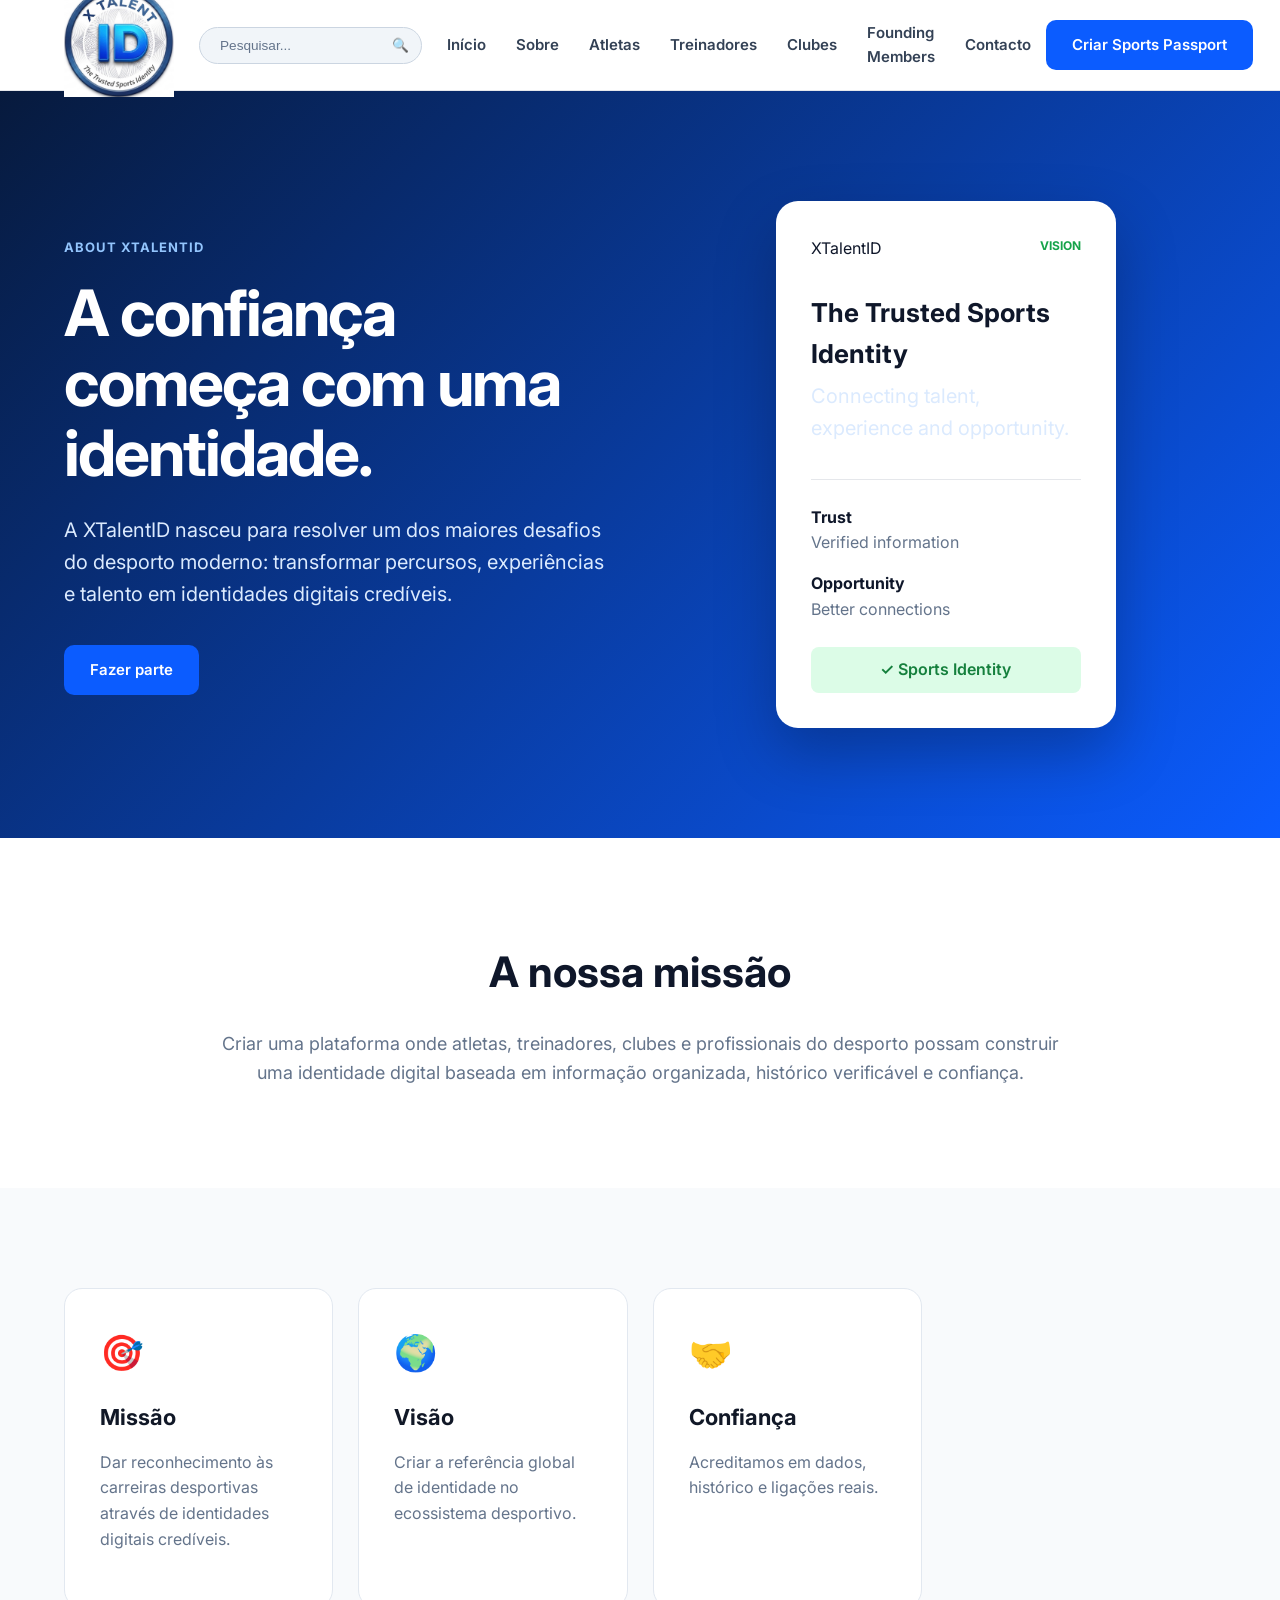
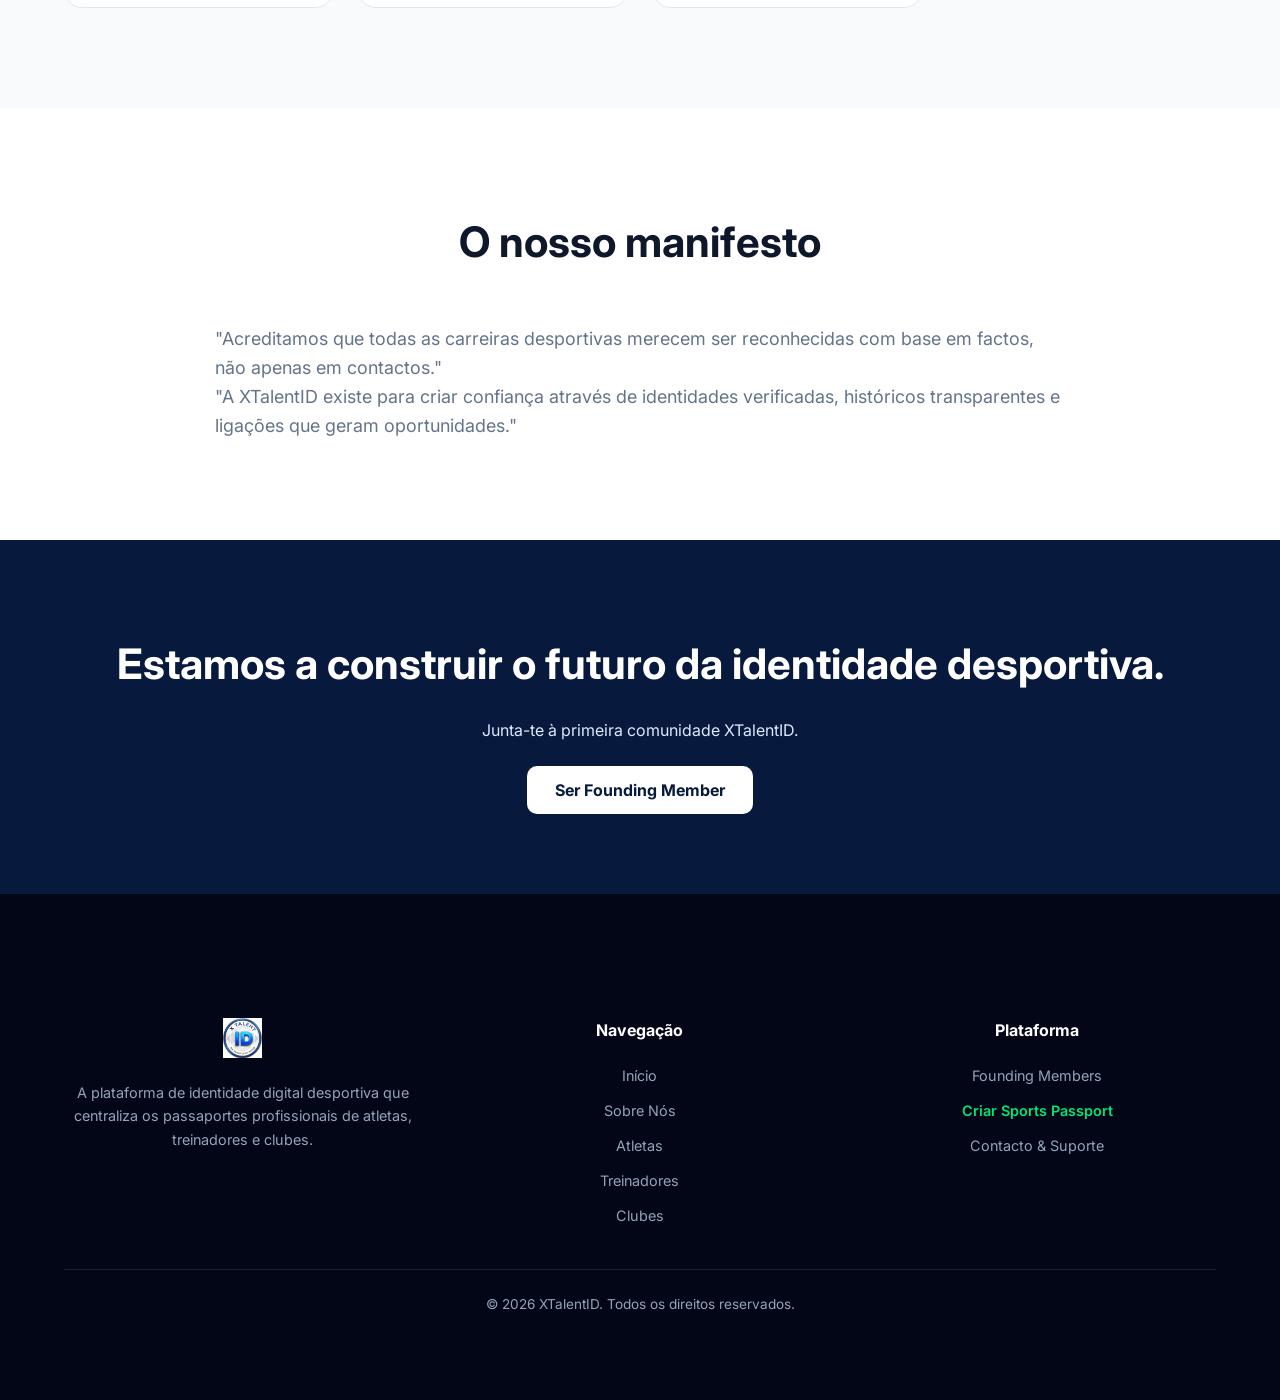
<file: pages/sobre.html>
<!DOCTYPE html>
<html lang="pt">

<head>

<!-- Meta Tags de Partilha Global XTalentID -->
    <meta property="og:type" content="website">
    <meta property="og:title" content="XTalentID | The Trusted Sports Identity">
    <meta property="og:description" content="A plataforma de identidade digital desportiva que centraliza os passaportes profissionais de atletas, treinadores e clubes.">
    <meta property="og:image" content="https://thylousada.github.io/Xtalentid/images/xtalentidlogo.jpg">
    <meta property="twitter:card" content="summary_large_image">
    <meta property="twitter:title" content="XTalentID | The Trusted Sports Identity">
    <meta property="twitter:description" content="A plataforma de identidade digital desportiva que centraliza os passaportes profissionais de atletas, treinadores e clubes.">
    <meta property="twitter:image" content="https://thylousada.github.io/Xtalentid/images/xtalentidlogo.jpg">    
    <meta charset="UTF-8">
    <meta name="viewport" content="width=device-width, initial-scale=1.0">

    <title>Sobre Nós | XTalentID</title>

    <link rel="stylesheet" href="../css/style.css">

    <link rel="preconnect" href="https://fonts.googleapis.com">
    <link rel="preconnect" href="https://fonts.gstatic.com" crossorigin>
    <link href="https://fonts.googleapis.com/css2?family=Inter:wght@400;500;600;700;800&display=swap" rel="stylesheet">

</head>

<body>

    <header>
        <div class="container navbar">
            <div class="logo">
                <a href="../index.html">
                    <img src="../images/xtalentidlogo.jpg" alt="XTalentID">
                </a>
            </div>

            <!-- Barra de Pesquisa Rápida -->
            <div class="search-box">
                <input type="text" id="globalSearch" placeholder="Pesquisar..." onkeyup="searchRedirect(event)">
                <button onclick="executeSearch()">🔍</button>
            </div>

            <nav>
                <a href="../index.html">Início</a>
                <a href="sobre.html">Sobre</a>
                <a href="atletas.html">Atletas</a>
                <a href="treinadores.html">Treinadores</a>
                <a href="clubes.html">Clubes</a>
                <a href="founding-members.html">Founding Members</a>
                <a href="contacto.html">Contacto</a>
            </nav>

            <a href="#tally-open=b5MN57&tally-emoji-text=👋&tally-emoji-animation=wave" class="btn-primary">
                Criar Sports Passport
            </a>
        </div>
    </header>

    <main>

        <section class="hero">
            <div class="container hero-grid">
                <div class="hero-content">
                    <span class="tag">
                        ABOUT XTALENTID
                    </span>

                    <h1>
                        A confiança começa com uma identidade.
                    </h1>

                    <p>
                        A XTalentID nasceu para resolver um dos maiores desafios do desporto moderno: transformar percursos, experiências e talento em identidades digitais credíveis.
                    </p>

                    <div class="hero-buttons">
                        <a href="#tally-open=b5MN57&tally-emoji-text=👋&tally-emoji-animation=wave" class="btn-primary">
                            Fazer parte
                        </a>
                    </div>
                </div>

                <div class="hero-card">
                    <div class="passport">
                        <div class="passport-header">
                            <span>XTalentID</span>
                            <strong>VISION</strong>
                        </div>

                        <h3>The Trusted Sports Identity</h3>
                        <p>Connecting talent, experience and opportunity.</p>

                        <div class="line"></div>

                        <div class="data">
                            <div>
                                <strong>Trust</strong>
                                <span>Verified information</span>
                            </div>

                            <div>
                                <strong>Opportunity</strong>
                                <span>Better connections</span>
                            </div>
                        </div>

                        <div class="verified">
                            ✓ Sports Identity
                        </div>
                    </div>
                </div>
            </div>
        </section>

        <section class="section">
            <div class="container center">
                <h2>
                    A nossa missão
                </h2>

                <p>
                    Criar uma plataforma onde atletas, treinadores, clubes e profissionais do desporto possam construir uma identidade digital baseada em informação organizada, histórico verificável e confiança.
                </p>
            </div>
        </section>

        <section class="section grey">
            <div class="container">
                <div class="cards">
                    <div class="card">
                        <div class="icon">🎯</div>
                        <h3>Missão</h3>
                        <p>Dar reconhecimento às carreiras desportivas através de identidades digitais credíveis.</p>
                    </div>

                    <div class="card">
                        <div class="icon">🌍</div>
                        <h3>Visão</h3>
                        <p>Criar a referência global de identidade no ecossistema desportivo.</p>
                    </div>

                    <div class="card">
                        <div class="icon">🤝</div>
                        <h3>Confiança</h3>
                        <p>Acreditamos em dados, histórico e ligações reais.</p>
                    </div>
                </div>
            </div>
        </section>

        <section class="section">
            <div class="container">
                <div class="section-title">
                    <h2>
                        O nosso manifesto
                    </h2>
                </div>

                <div class="manifesto">
                    <p>
                        "Acreditamos que todas as carreiras desportivas merecem ser reconhecidas com base em factos, não apenas em contactos."
                    </p>

                    <p>
                        "A XTalentID existe para criar confiança através de identidades verificadas, históricos transparentes e ligações que geram oportunidades."
                    </p>
                </div>
            </div>
        </section>

        <section class="founders">
            <div class="container center">
                <h2>
                    Estamos a construir o futuro da identidade desportiva.
                </h2>

                <p>
                    Junta-te à primeira comunidade XTalentID.
                </p>

                <a href="#tally-open=b5MN57&tally-emoji-text=👋&tally-emoji-animation=wave" class="btn-white">
                    Ser Founding Member
                </a>
            </div>
        </section>

    </main>

    <!-- Rodapé Completo XTalentID -->
    <footer>
        <div class="container">
            <div class="footer-grid" style="display: grid; grid-template-columns: repeat(auto-fit, minmax(200px, 1fr)); gap: 2.5rem; padding: 4rem 0 2.5rem 0; border-bottom: 1px solid rgba(255, 255, 255, 0.1);">
                <div class="footer-col">
                    <img src="../images/xtalentidlogo.jpg" alt="XTalentID" style="height: 40px; margin-bottom: 1rem;">
                    <p style="color: #94a3b8; font-size: 0.9rem; line-height: 1.6;">A plataforma de identidade digital desportiva que centraliza os passaportes profissionais de atletas, treinadores e clubes.</p>
                </div>
                <div class="footer-col">
                    <h4 style="color: #ffffff; font-size: 1rem; margin-bottom: 1.2rem; font-weight: 700;">Navegação</h4>
                    <ul style="list-style: none; padding: 0; margin: 0; display: flex; flex-direction: column; gap: 0.6rem;">
                        <li><a href="../index.html" style="color: #94a3b8; text-decoration: none; font-size: 0.9rem;">Início</a></li>
                        <li><a href="sobre.html" style="color: #94a3b8; text-decoration: none; font-size: 0.9rem;">Sobre Nós</a></li>
                        <li><a href="atletas.html" style="color: #94a3b8; text-decoration: none; font-size: 0.9rem;">Atletas</a></li>
                        <li><a href="treinadores.html" style="color: #94a3b8; text-decoration: none; font-size: 0.9rem;">Treinadores</a></li>
                        <li><a href="clubes.html" style="color: #94a3b8; text-decoration: none; font-size: 0.9rem;">Clubes</a></li>
                    </ul>
                </div>
                <div class="footer-col">
                    <h4 style="color: #ffffff; font-size: 1rem; margin-bottom: 1.2rem; font-weight: 700;">Plataforma</h4>
                    <ul style="list-style: none; padding: 0; margin: 0; display: flex; flex-direction: column; gap: 0.6rem;">
                        <li><a href="founding-members.html" style="color: #94a3b8; text-decoration: none; font-size: 0.9rem;">Founding Members</a></li>
                        <li><a href="#tally-open=b5MN57" style="color: #00e676; text-decoration: none; font-size: 0.9rem; font-weight: 600;">Criar Sports Passport</a></li>
                        <li><a href="contacto.html" style="color: #94a3b8; text-decoration: none; font-size: 0.9rem;">Contacto & Suporte</a></li>
                    </ul>
                </div>
            </div>
            <div class="footer-bottom" style="padding: 1.5rem 0; text-align: center; color: #64748b; font-size: 0.85rem;">
                <p>&copy; 2026 XTalentID. Todos os direitos reservados.</p>
            </div>
        </div>
    </footer>

    <!-- Script do Tally -->
    <script async src="https://tally.so/widgets/embed.js"></script>

    <!-- Script de Pesquisa XTalentID -->
    <script>
    function executeSearch() {
        const query = document.getElementById('globalSearch').value.toLowerCase().trim();
        
        if (query.includes('ronaldo') || query.includes('cristiano')) {
            window.location.href = 'cristiano-ronaldo.html';
        } else if (query.length > 0) {
            window.location.href = 'atletas.html?q=' + encodeURIComponent(query);
        }
    }

    function searchRedirect(event) {
        if (event.key === 'Enter') {
            executeSearch();
        }
    }
    </script>

</body>

</html>
</file>
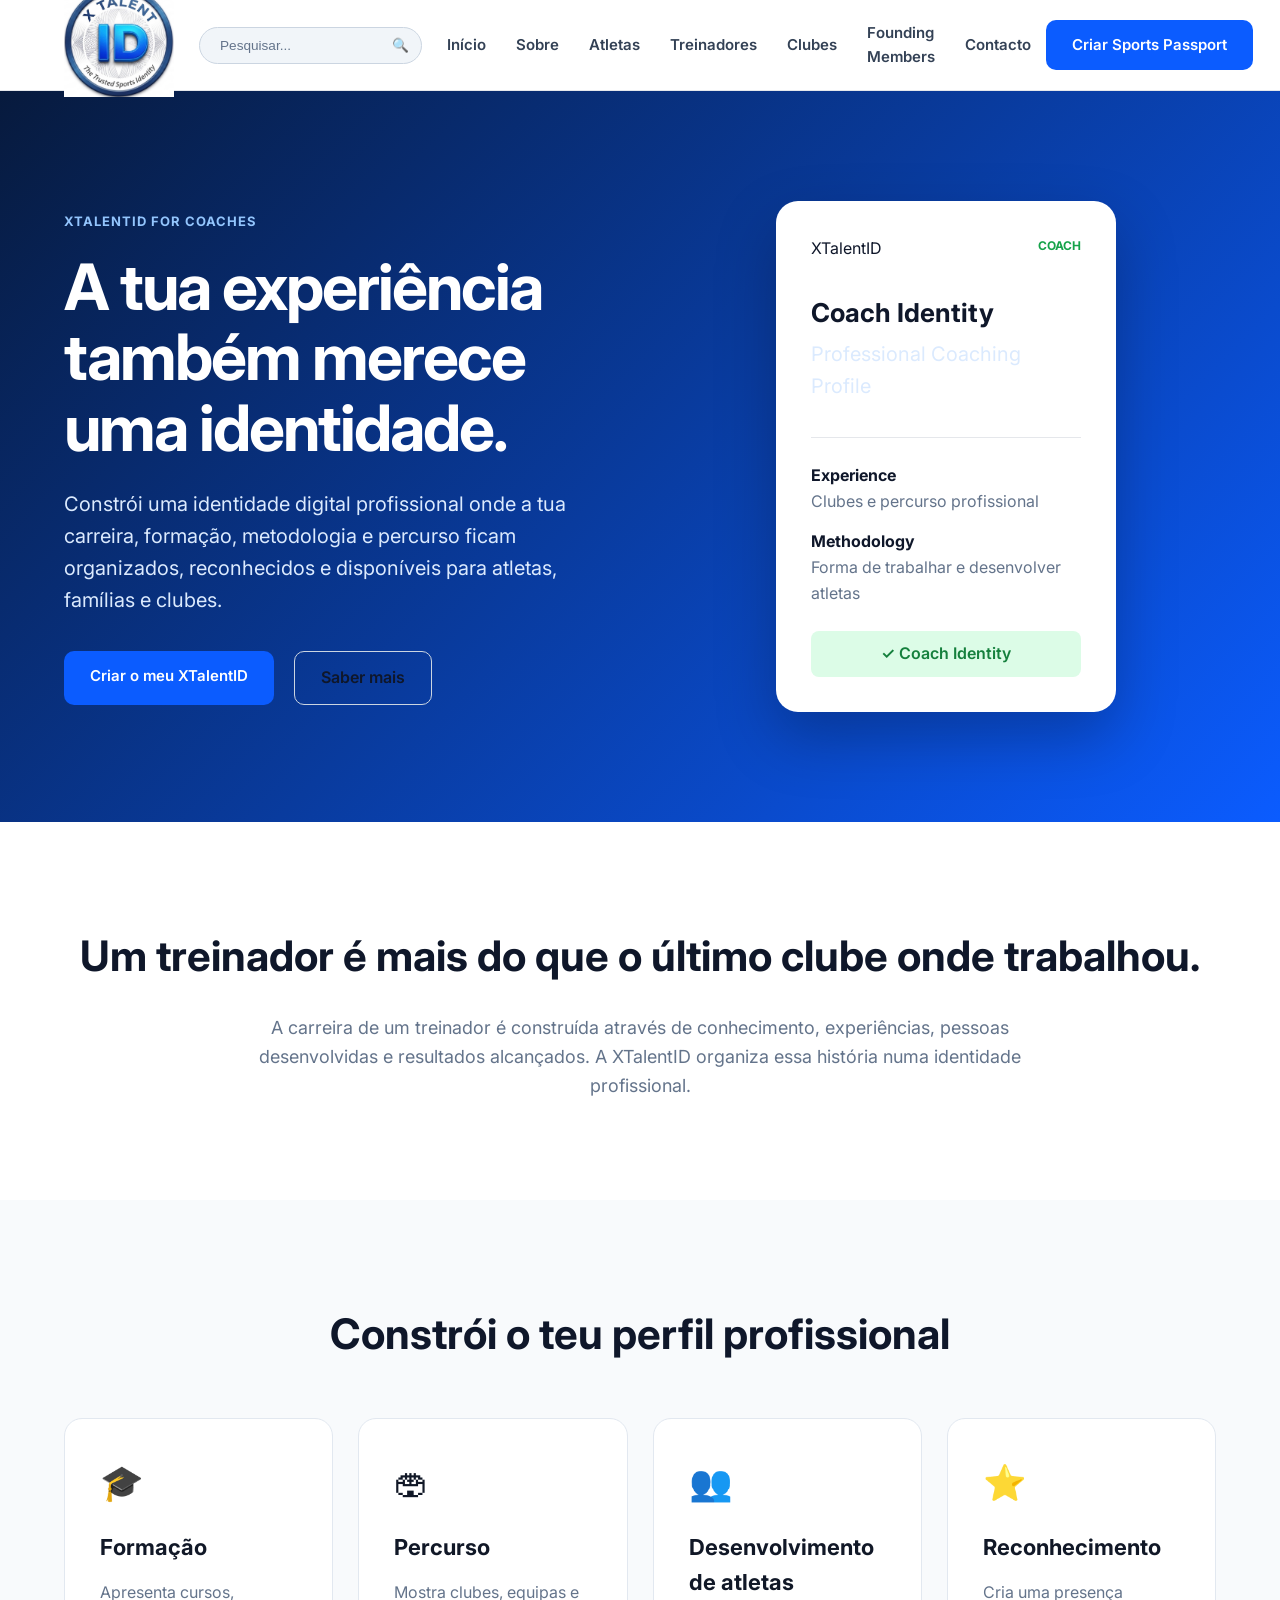
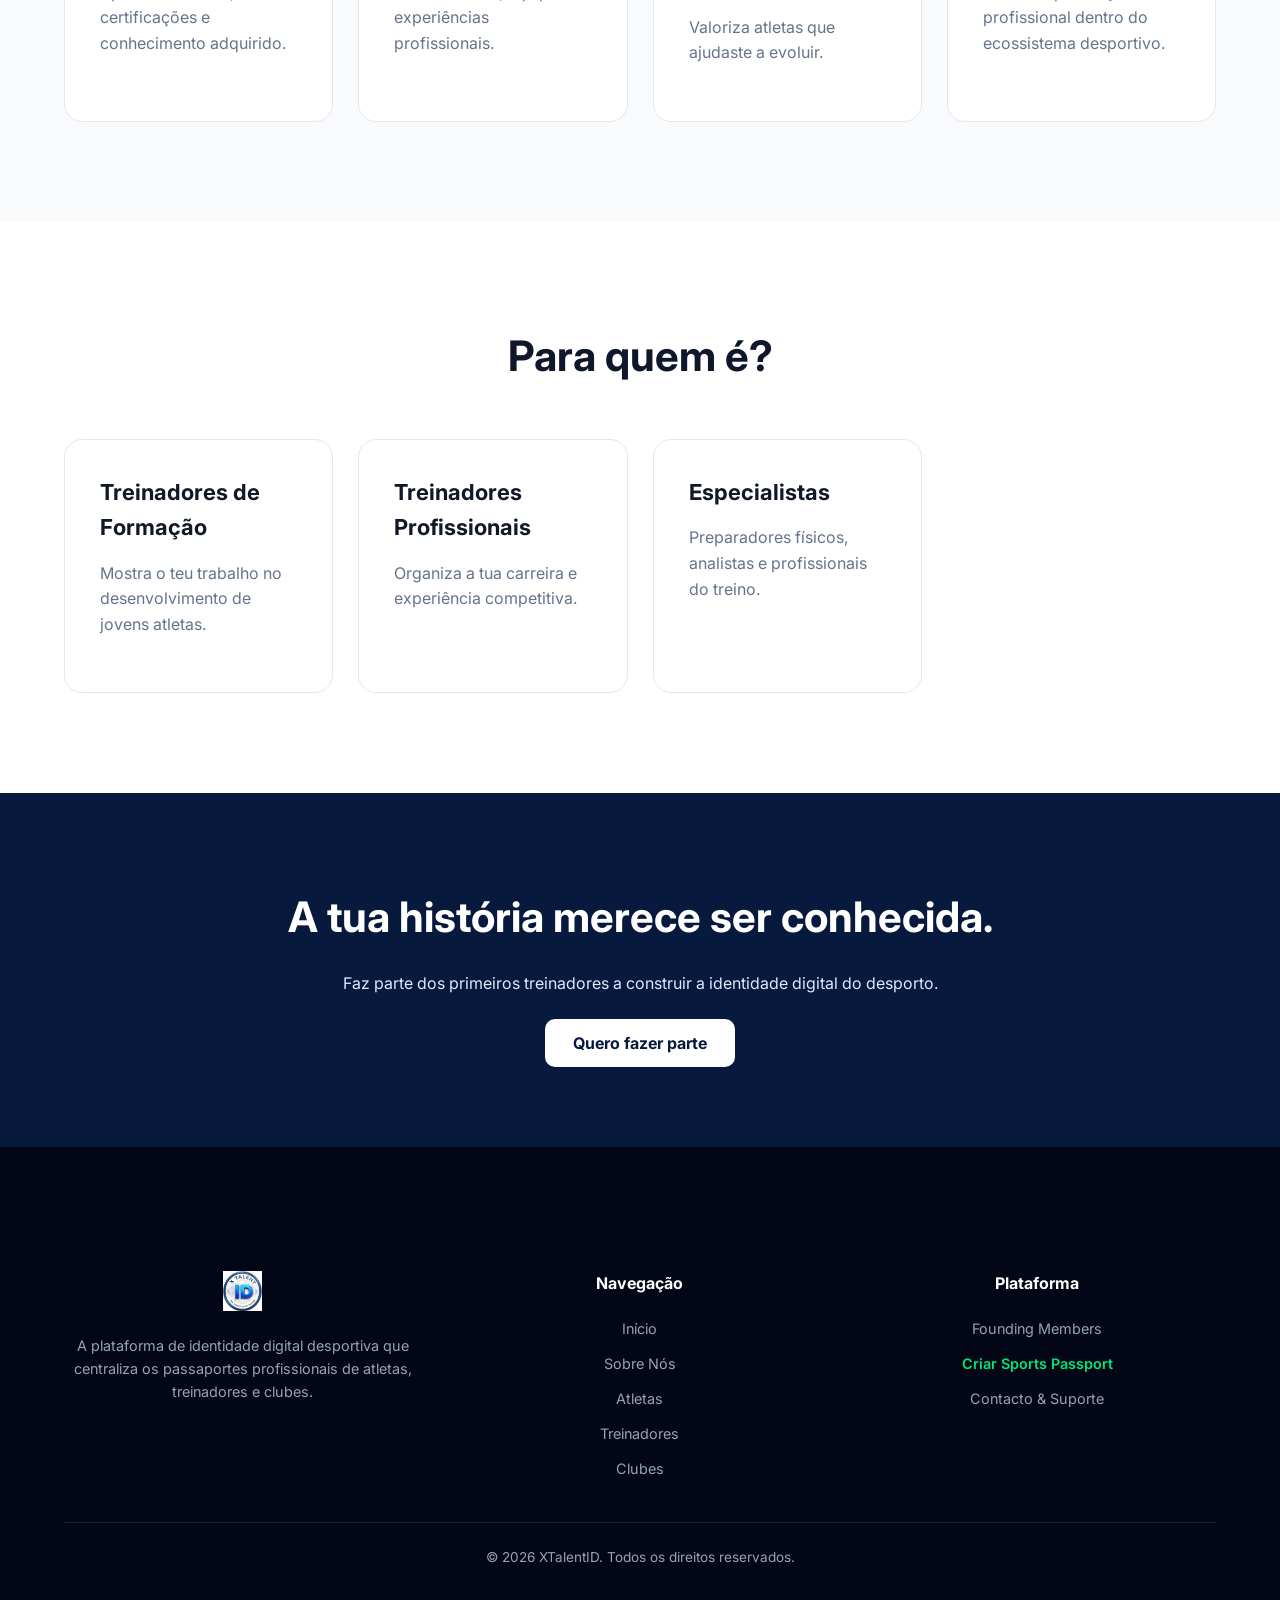
<file: pages/treinadores.html>
<!DOCTYPE html>
<html lang="pt">

<head>

<!-- Meta Tags de Partilha Global XTalentID -->
    <meta property="og:type" content="website">
    <meta property="og:title" content="XTalentID | The Trusted Sports Identity">
    <meta property="og:description" content="A plataforma de identidade digital desportiva que centraliza os passaportes profissionais de atletas, treinadores e clubes.">
    <meta property="og:image" content="https://thylousada.github.io/Xtalentid/images/xtalentidlogo.jpg">
    <meta property="twitter:card" content="summary_large_image">
    <meta property="twitter:title" content="XTalentID | The Trusted Sports Identity">
    <meta property="twitter:description" content="A plataforma de identidade digital desportiva que centraliza os passaportes profissionais de atletas, treinadores e clubes.">
    <meta property="twitter:image" content="https://thylousada.github.io/Xtalentid/images/xtalentidlogo.jpg">    
    <meta charset="UTF-8">
    <meta name="viewport" content="width=device-width, initial-scale=1.0">

    <title>Treinadores | XTalentID</title>

    <link rel="stylesheet" href="../css/style.css">

    <link rel="preconnect" href="https://fonts.googleapis.com">
    <link rel="preconnect" href="https://fonts.gstatic.com" crossorigin>
    <link href="https://fonts.googleapis.com/css2?family=Inter:wght@400;500;600;700;800&display=swap" rel="stylesheet">

</head>

<body>

    <header>
        <div class="container navbar">
            <div class="logo">
                <a href="../index.html">
                    <img src="../images/xtalentidlogo.jpg" alt="XTalentID">
                </a>
            </div>

            <!-- Barra de Pesquisa Rápida -->
            <div class="search-box">
                <input type="text" id="globalSearch" placeholder="Pesquisar..." onkeyup="searchRedirect(event)">
                <button onclick="executeSearch()">🔍</button>
            </div>

            <nav>
                <a href="../index.html">Início</a>
                <a href="sobre.html">Sobre</a>
                <a href="atletas.html">Atletas</a>
                <a href="treinadores.html">Treinadores</a>
                <a href="clubes.html">Clubes</a>
                <a href="founding-members.html">Founding Members</a>
                <a href="contacto.html">Contacto</a>
            </nav>

            <a href="#tally-open=b5MN57&tally-emoji-text=👋&tally-emoji-animation=wave" class="btn-primary">
                Criar Sports Passport
            </a>
        </div>
    </header>

    <main>

        <section class="hero">
            <div class="container hero-grid">
                <div class="hero-content">
                    <span class="tag">
                        XTALENTID FOR COACHES
                    </span>

                    <h1>
                        A tua experiência também merece uma identidade.
                    </h1>

                    <p>
                        Constrói uma identidade digital profissional onde a tua carreira, formação, metodologia e percurso ficam organizados, reconhecidos e disponíveis para atletas, famílias e clubes.
                    </p>

                    <div class="hero-buttons">
                        <a href="#tally-open=b5MN57&tally-emoji-text=👋&tally-emoji-animation=wave" class="btn-primary">
                            Criar o meu XTalentID
                        </a>

                        <a href="#benefits" class="btn-outline">
                            Saber mais
                        </a>
                    </div>
                </div>

                <div class="hero-card">
                    <div class="passport">
                        <div class="passport-header">
                            <span>XTalentID</span>
                            <strong>COACH</strong>
                        </div>

                        <h3>Coach Identity</h3>
                        <p>Professional Coaching Profile</p>

                        <div class="line"></div>

                        <div class="data">
                            <div>
                                <strong>Experience</strong>
                                <span>Clubes e percurso profissional</span>
                            </div>

                            <div>
                                <strong>Methodology</strong>
                                <span>Forma de trabalhar e desenvolver atletas</span>
                            </div>
                        </div>

                        <div class="verified">
                            ✓ Coach Identity
                        </div>
                    </div>
                </div>
            </div>
        </section>

        <section class="section">
            <div class="container center">
                <h2>
                    Um treinador é mais do que o último clube onde trabalhou.
                </h2>

                <p>
                    A carreira de um treinador é construída através de conhecimento, experiências, pessoas desenvolvidas e resultados alcançados.
                    A XTalentID organiza essa história numa identidade profissional.
                </p>
            </div>
        </section>

        <section id="benefits" class="section grey">
            <div class="container">
                <div class="section-title">
                    <h2>
                        Constrói o teu perfil profissional
                    </h2>
                </div>

                <div class="cards">
                    <div class="card">
                        <div class="icon">🎓</div>
                        <h3>Formação</h3>
                        <p>Apresenta cursos, certificações e conhecimento adquirido.</p>
                    </div>

                    <div class="card">
                        <div class="icon">🏟</div>
                        <h3>Percurso</h3>
                        <p>Mostra clubes, equipas e experiências profissionais.</p>
                    </div>

                    <div class="card">
                        <div class="icon">👥</div>
                        <h3>Desenvolvimento de atletas</h3>
                        <p>Valoriza atletas que ajudaste a evoluir.</p>
                    </div>

                    <div class="card">
                        <div class="icon">⭐</div>
                        <h3>Reconhecimento</h3>
                        <p>Cria uma presença profissional dentro do ecossistema desportivo.</p>
                    </div>
                </div>
            </div>
        </section>

        <section class="section">
            <div class="container">
                <div class="section-title">
                    <h2>
                        Para quem é?
                    </h2>
                </div>

                <div class="cards">
                    <div class="card">
                        <h3>Treinadores de Formação</h3>
                        <p>Mostra o teu trabalho no desenvolvimento de jovens atletas.</p>
                    </div>

                    <div class="card">
                        <h3>Treinadores Profissionais</h3>
                        <p>Organiza a tua carreira e experiência competitiva.</p>
                    </div>

                    <div class="card">
                        <h3>Especialistas</h3>
                        <p>Preparadores físicos, analistas e profissionais do treino.</p>
                    </div>
                </div>
            </div>
        </section>

        <section class="founders">
            <div class="container center">
                <h2>
                    A tua história merece ser conhecida.
                </h2>

                <p>
                    Faz parte dos primeiros treinadores a construir a identidade digital do desporto.
                </p>

                <a href="#tally-open=b5MN57&tally-emoji-text=👋&tally-emoji-animation=wave" class="btn-white">
                    Quero fazer parte
                </a>
            </div>
        </section>

    </main>

   <!-- Rodapé Completo XTalentID -->
    <footer>
        <div class="container">
            <div class="footer-grid" style="display: grid; grid-template-columns: repeat(auto-fit, minmax(200px, 1fr)); gap: 2.5rem; padding: 4rem 0 2.5rem 0; border-bottom: 1px solid rgba(255, 255, 255, 0.1);">
                <div class="footer-col">
                    <img src="../images/xtalentidlogo.jpg" alt="XTalentID" style="height: 40px; margin-bottom: 1rem;">
                    <p style="color: #94a3b8; font-size: 0.9rem; line-height: 1.6;">A plataforma de identidade digital desportiva que centraliza os passaportes profissionais de atletas, treinadores e clubes.</p>
                </div>
                <div class="footer-col">
                    <h4 style="color: #ffffff; font-size: 1rem; margin-bottom: 1.2rem; font-weight: 700;">Navegação</h4>
                    <ul style="list-style: none; padding: 0; margin: 0; display: flex; flex-direction: column; gap: 0.6rem;">
                        <li><a href="../index.html" style="color: #94a3b8; text-decoration: none; font-size: 0.9rem;">Início</a></li>
                        <li><a href="sobre.html" style="color: #94a3b8; text-decoration: none; font-size: 0.9rem;">Sobre Nós</a></li>
                        <li><a href="atletas.html" style="color: #94a3b8; text-decoration: none; font-size: 0.9rem;">Atletas</a></li>
                        <li><a href="treinadores.html" style="color: #94a3b8; text-decoration: none; font-size: 0.9rem;">Treinadores</a></li>
                        <li><a href="clubes.html" style="color: #94a3b8; text-decoration: none; font-size: 0.9rem;">Clubes</a></li>
                    </ul>
                </div>
                <div class="footer-col">
                    <h4 style="color: #ffffff; font-size: 1rem; margin-bottom: 1.2rem; font-weight: 700;">Plataforma</h4>
                    <ul style="list-style: none; padding: 0; margin: 0; display: flex; flex-direction: column; gap: 0.6rem;">
                        <li><a href="founding-members.html" style="color: #94a3b8; text-decoration: none; font-size: 0.9rem;">Founding Members</a></li>
                        <li><a href="#tally-open=b5MN57" style="color: #00e676; text-decoration: none; font-size: 0.9rem; font-weight: 600;">Criar Sports Passport</a></li>
                        <li><a href="contacto.html" style="color: #94a3b8; text-decoration: none; font-size: 0.9rem;">Contacto & Suporte</a></li>
                    </ul>
                </div>
            </div>
            <div class="footer-bottom" style="padding: 1.5rem 0; text-align: center; color: #64748b; font-size: 0.85rem;">
                <p>&copy; 2026 XTalentID. Todos os direitos reservados.</p>
            </div>
        </div>
    </footer>

    <!-- Script do Tally -->
    <script async src="https://tally.so/widgets/embed.js"></script>

    <!-- Script de Pesquisa XTalentID -->
    <script>
    function executeSearch() {
        const query = document.getElementById('globalSearch').value.toLowerCase().trim();
        
        if (query.includes('ronaldo') || query.includes('cristiano')) {
            window.location.href = 'cristiano-ronaldo.html';
        } else if (query.length > 0) {
            window.location.href = 'atletas.html?q=' + encodeURIComponent(query);
        }
    }

    function searchRedirect(event) {
        if (event.key === 'Enter') {
            executeSearch();
        }
    }
    </script>

</body>

</html>
</file>
<file: css/style.css>
/*
XTalentID Website v1.2
The Trusted Sports Identity
*/


* {
    margin: 0;
    padding: 0;
    box-sizing: border-box;
}


html {
    scroll-behavior: smooth;
}


body {
    font-family: 'Inter', Arial, sans-serif;
    color: #111827;
    background: #ffffff;
    line-height: 1.6;
}


.container {
    width: 90%;
    max-width: 1200px;
    margin: auto;
}


/* =====================
HEADER / MENU
===================== */


header {
    position: sticky;
    top: 0;
    width: 100%;
    background: rgba(255,255,255,0.92);
    backdrop-filter: blur(12px);
    border-bottom: 1px solid #e5e7eb;
    z-index: 100;
}


.navbar {
    height: 90px;
    display: flex;
    align-items: center;
    justify-content: space-between;
    gap: 15px;
}


.logo img {
    width: 110px;
    height: auto;
    object-fit: contain;
}


nav {
    display: flex;
    align-items: center;
    gap: 30px;
}


nav a {
    text-decoration: none;
    color: #334155;
    font-size: 15px;
    font-weight: 600;
    transition: 0.3s;
}


nav a:hover {
    color: #0B5CFF;
}


/* =====================
SEARCH BOX
===================== */


.search-box {
    display: flex;
    align-items: center;
    background: #f1f5f9;
    border: 1px solid #cbd5e1;
    border-radius: 20px;
    padding: 4px 12px;
    margin: 0 10px;
    transition: all 0.3s ease;
}

.search-box:focus-within {
    border-color: #0B5CFF;
    background: #ffffff;
    box-shadow: 0 0 0 3px rgba(11, 92, 255, 0.15);
}

.search-box input {
    background: transparent;
    border: none;
    outline: none;
    color: #0f172a;
    font-size: 0.85rem;
    padding: 6px 8px;
    width: 180px;
}

.search-box input::placeholder {
    color: #64748b;
}

.search-box button {
    background: none;
    border: none;
    color: #64748b;
    cursor: pointer;
    font-size: 0.85rem;
    padding: 0;
    transition: 0.2s;
}

.search-box button:hover {
    color: #0B5CFF;
}


/* =====================
BUTTONS
===================== */


.btn-primary {
    background: #0B5CFF;
    color: white;
    padding: 13px 26px;
    border-radius: 10px;
    text-decoration: none;
    font-weight: 600;
    font-size: 15px;
    display: inline-block;
    transition: 0.3s;
    white-space: nowrap;
}


.btn-primary:hover {
    background: #0847c7;
    transform: translateY(-2px);
}


.btn-outline {
    border: 1px solid #cbd5e1;
    color: #0f172a;
    padding: 13px 26px;
    border-radius: 10px;
    text-decoration: none;
    font-weight: 600;
    transition: 0.3s;
}


.btn-outline:hover {
    background: #f1f5f9;
}


/* =====================
HERO
===================== */


.hero {
    padding: 110px 0;
    background: linear-gradient(135deg, #071A3D, #0B5CFF);
    color: white;
}


.hero-grid {
    display: grid;
    grid-template-columns: 1fr 1fr;
    align-items: center;
    gap: 70px;
}


.tag {
    display: inline-block;
    color: #93c5fd;
    font-size: 13px;
    font-weight: 700;
    letter-spacing: 1px;
    margin-bottom: 20px;
}


.hero h1 {
    font-size: 64px;
    line-height: 1.1;
    letter-spacing: -2px;
    margin-bottom: 25px;
}


.hero p {
    font-size: 20px;
    color: #dbeafe;
    margin-bottom: 35px;
}


.hero-buttons {
    display: flex;
    gap: 20px;
}


/* =====================
SPORTS CARD
===================== */


.hero-card {
    display: flex;
    justify-content: center;
}


.passport {
    background: white;
    color: #0f172a;
    width: 340px;
    padding: 35px;
    border-radius: 22px;
    box-shadow: 0 25px 60px rgba(0,0,0,0.25);
}


.passport-header {
    display: flex;
    justify-content: space-between;
    margin-bottom: 30px;
}


.passport-header strong {
    color: #16a34a;
    font-size: 12px;
}


.passport h3 {
    font-size: 26px;
    margin-bottom: 5px;
}


.line {
    height: 1px;
    background: #e5e7eb;
    margin: 25px 0;
}


.data div {
    margin-bottom: 15px;
}


.data strong {
    display: block;
}


.data span {
    color: #64748b;
}


.verified {
    margin-top: 25px;
    background: #dcfce7;
    color: #15803d;
    padding: 10px;
    border-radius: 8px;
    text-align: center;
    font-weight: 600;
}


/* =====================
SECTIONS
===================== */


.section {
    padding: 100px 0;
}


.center {
    text-align: center;
}


.section h2 {
    font-size: 42px;
    color: #0f172a;
    margin-bottom: 25px;
}


.section p {
    max-width: 850px;
    margin: auto;
    color: #64748b;
    font-size: 18px;
}


.grey {
    background: #f8fafc;
}


/* =====================
CARDS
===================== */


.section-title {
    text-align: center;
    margin-bottom: 50px;
}


.cards {
    display: grid;
    grid-template-columns: repeat(4, 1fr);
    gap: 25px;
}


.card {
    background: white;
    padding: 35px;
    border-radius: 18px;
    border: 1px solid #e2e8f0;
    transition: 0.3s;
}


.card:hover {
    transform: translateY(-8px);
    box-shadow: 0 20px 40px rgba(0,0,0,0.08);
}


.icon {
    font-size: 35px;
    margin-bottom: 20px;
}


.card h3 {
    font-size: 22px;
    margin-bottom: 15px;
}


.card p {
    font-size: 16px;
    margin-bottom: 20px;
}


.card a {
    color: #0B5CFF;
    text-decoration: none;
    font-weight: 600;
}


/* =====================
FOUNDERS
===================== */


.founders {
    background: #071A3D;
    color: white;
    padding: 90px 0;
}


.founders h2 {
    font-size: 42px;
    margin-bottom: 20px;
}


.founders p {
    color: #dbeafe;
    margin-bottom: 35px;
}


.btn-white {
    background: white;
    color: #071A3D;
    padding: 14px 28px;
    border-radius: 10px;
    text-decoration: none;
    font-weight: 700;
}


/* =====================
FOOTER
===================== */


footer {
    background: #020617;
    color: white;
    padding: 60px 0;
    text-align: center;
}


footer h3 {
    font-size: 30px;
}


footer p {
    color: #94a3b8;
}


/* =====================
MOBILE & RESPONSIVE
===================== */


@media(max-width: 1024px) {
    .search-box input {
        width: 120px;
    }
}


@media(max-width: 900px) {
    nav {
        display: none;
    }

    .hero-grid {
        grid-template-columns: 1fr;
        text-align: center;
    }

    .hero h1 {
        font-size: 42px;
    }

    .cards {
        grid-template-columns: 1fr;
    }

    .hero-buttons {
        justify-content: center;
        flex-wrap: wrap;
    }

    .search-box {
        margin: 10px 0;
        width: 100%;
    }

    .search-box input {
        width: 100%;
    }
}
</file>
